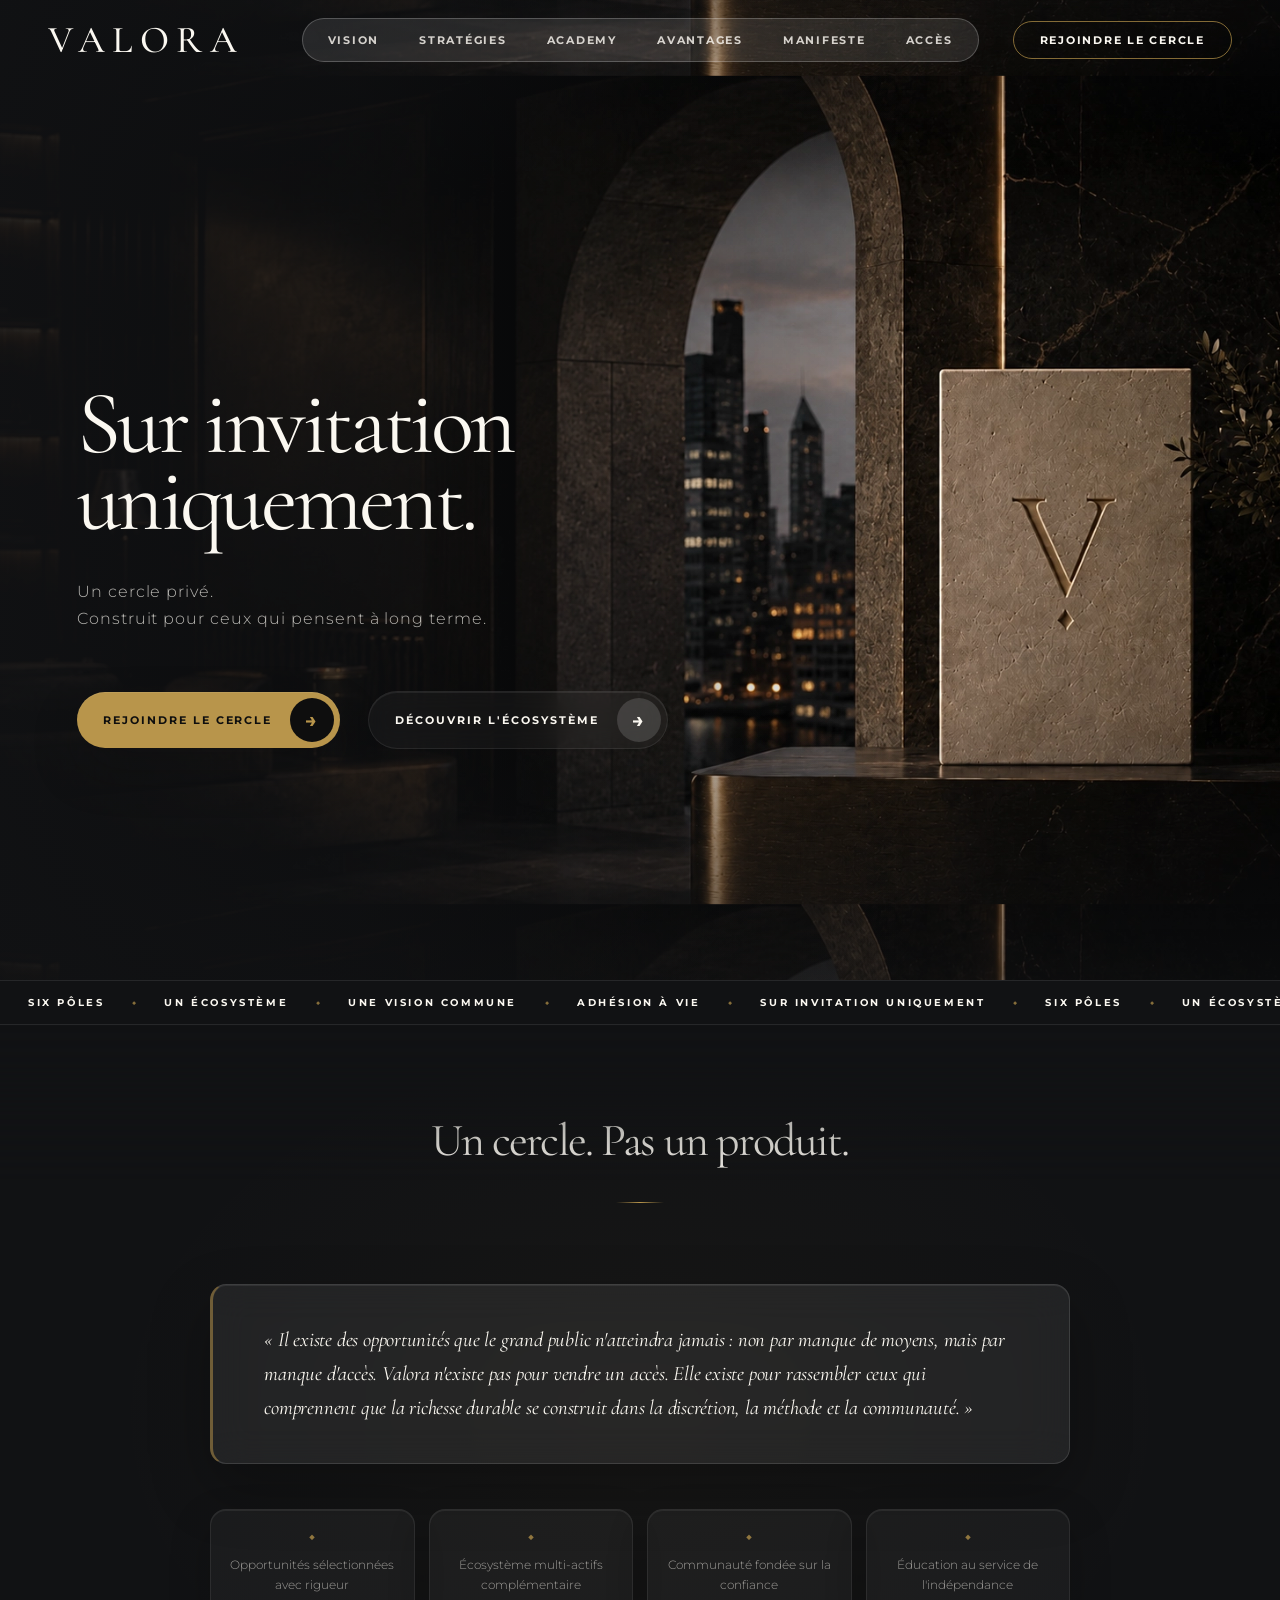
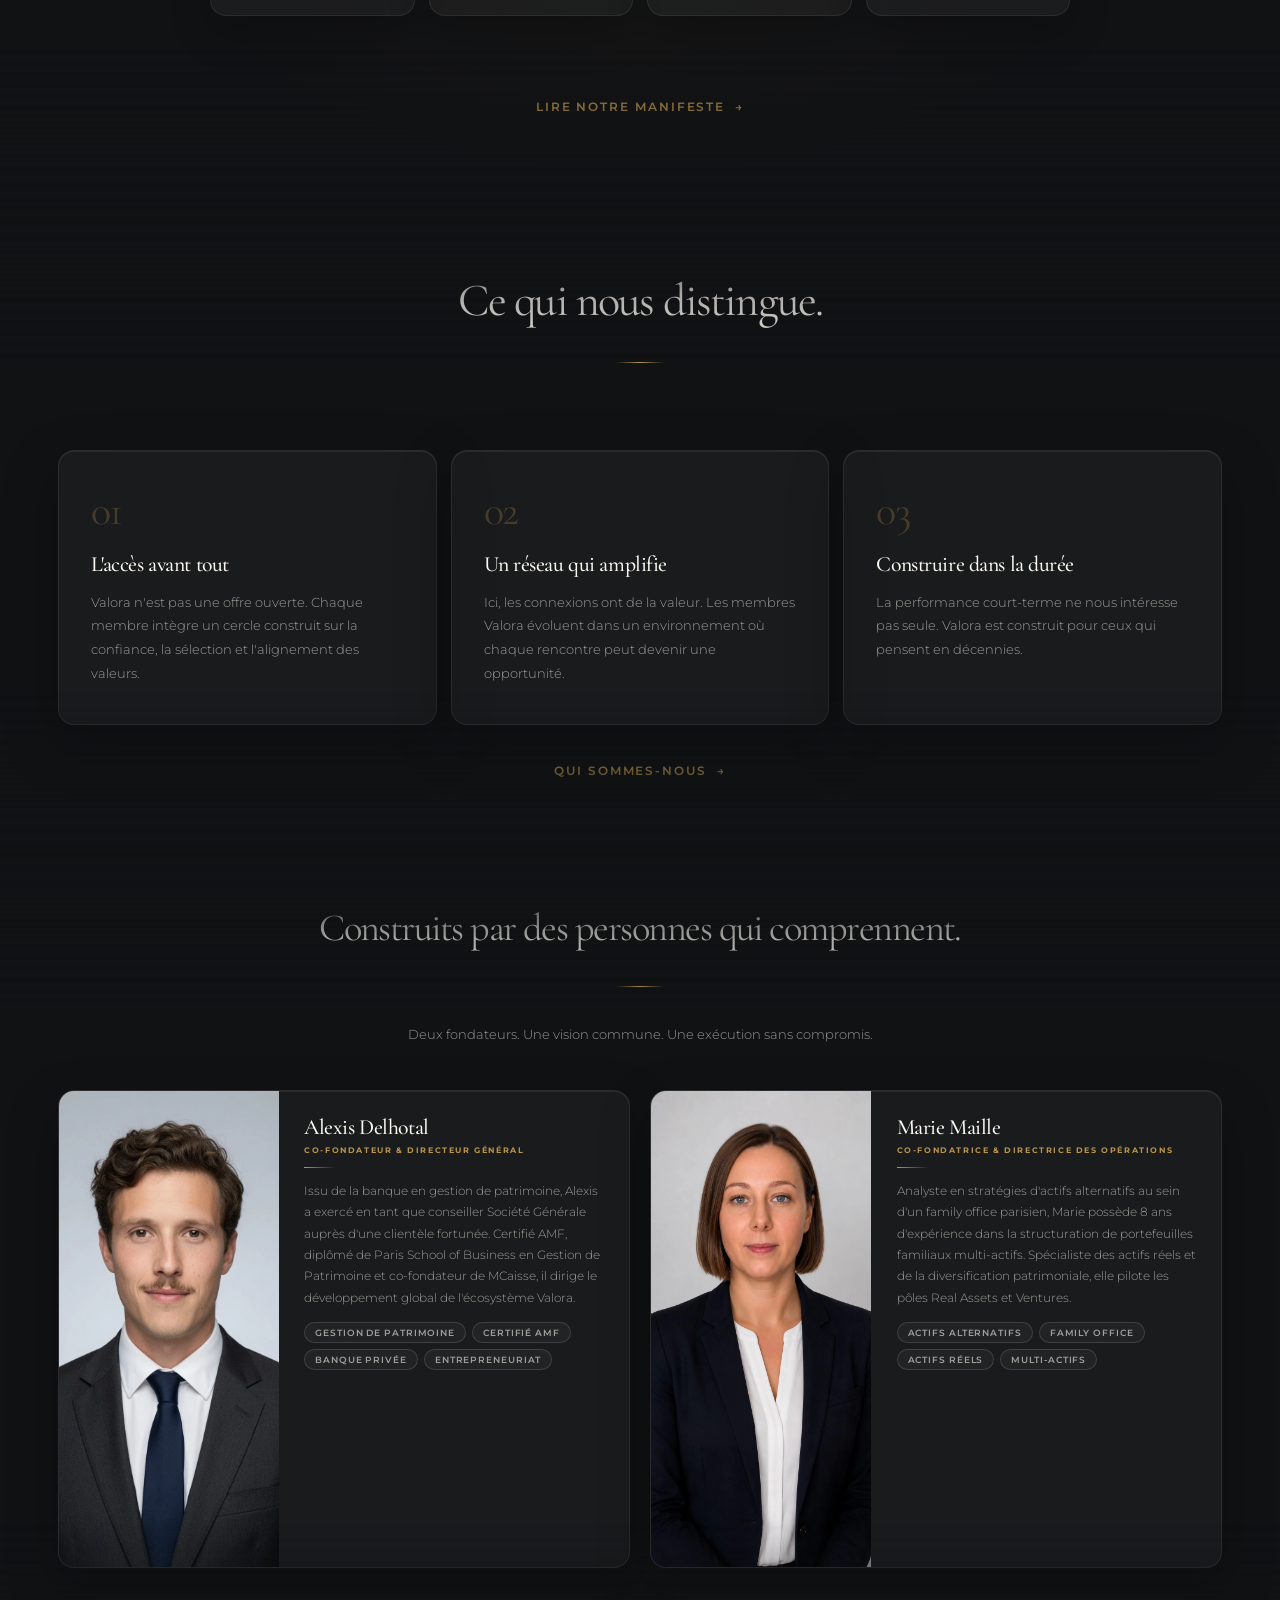
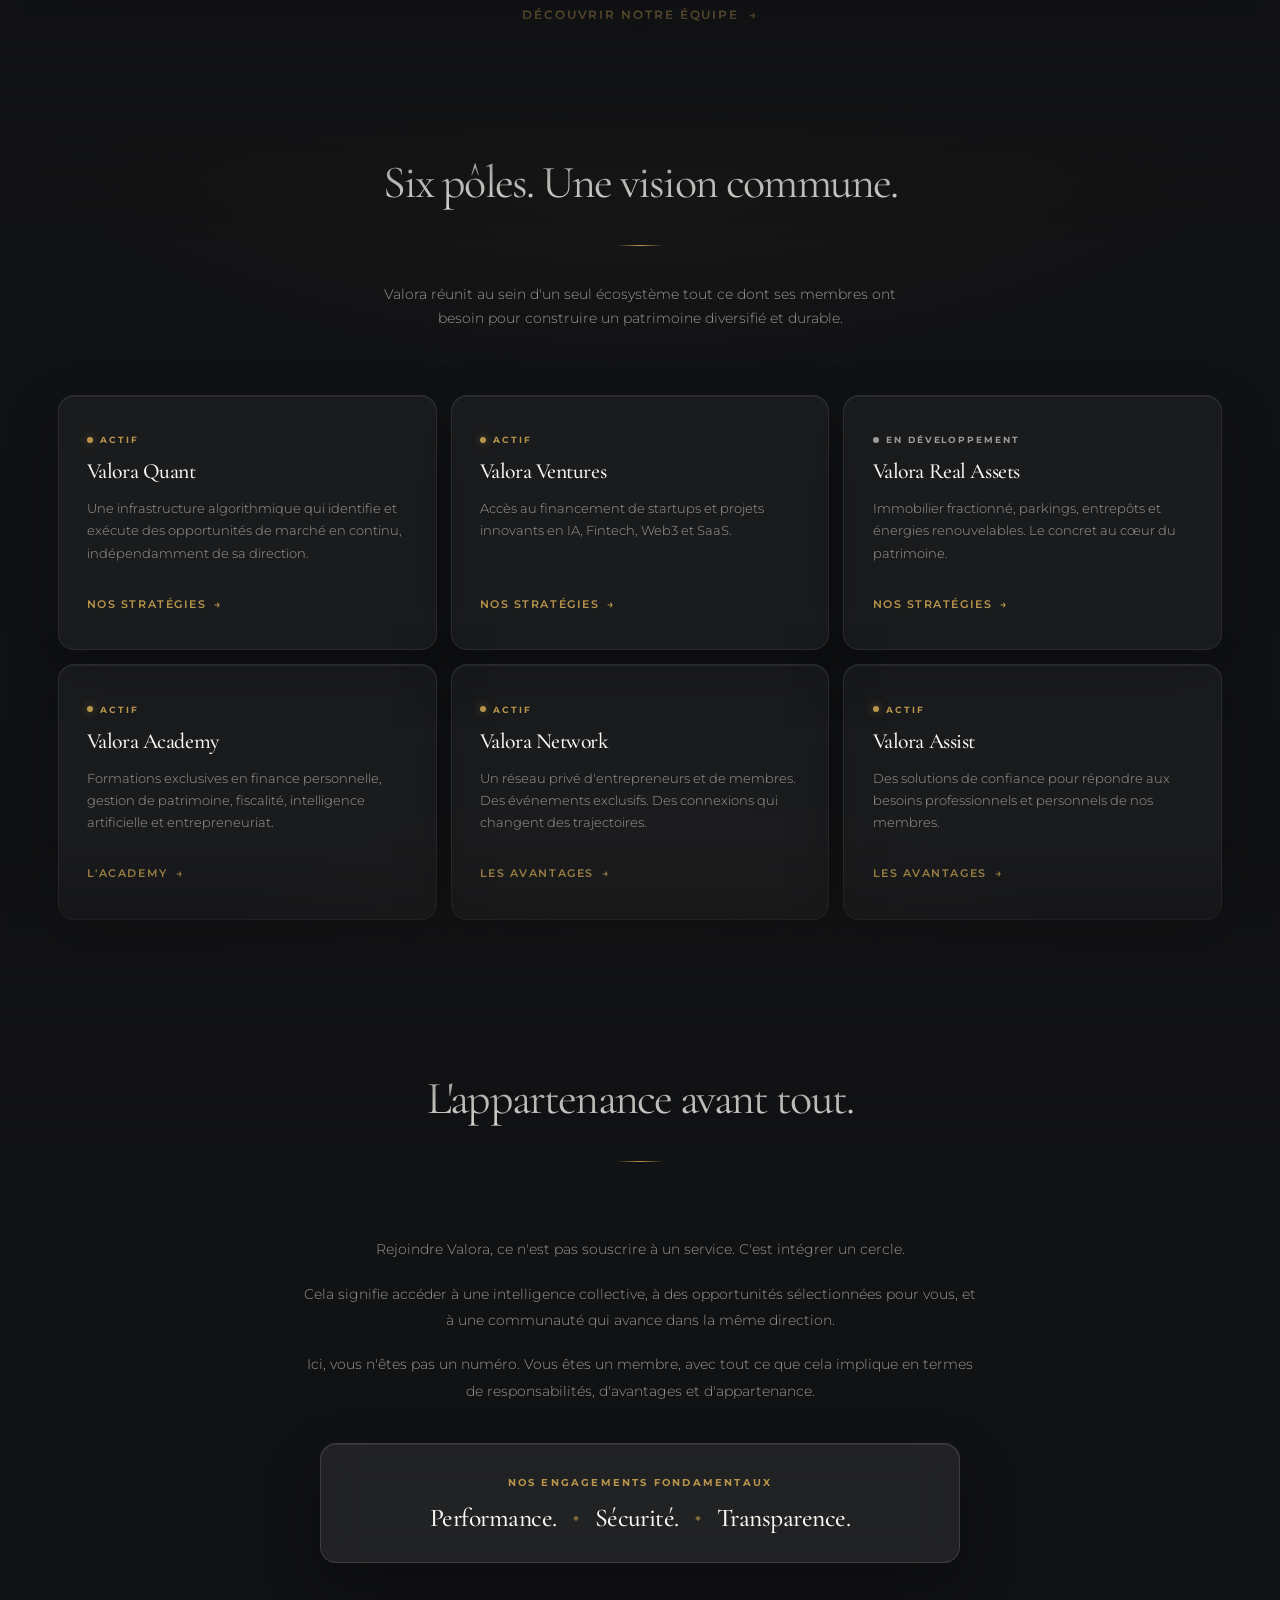
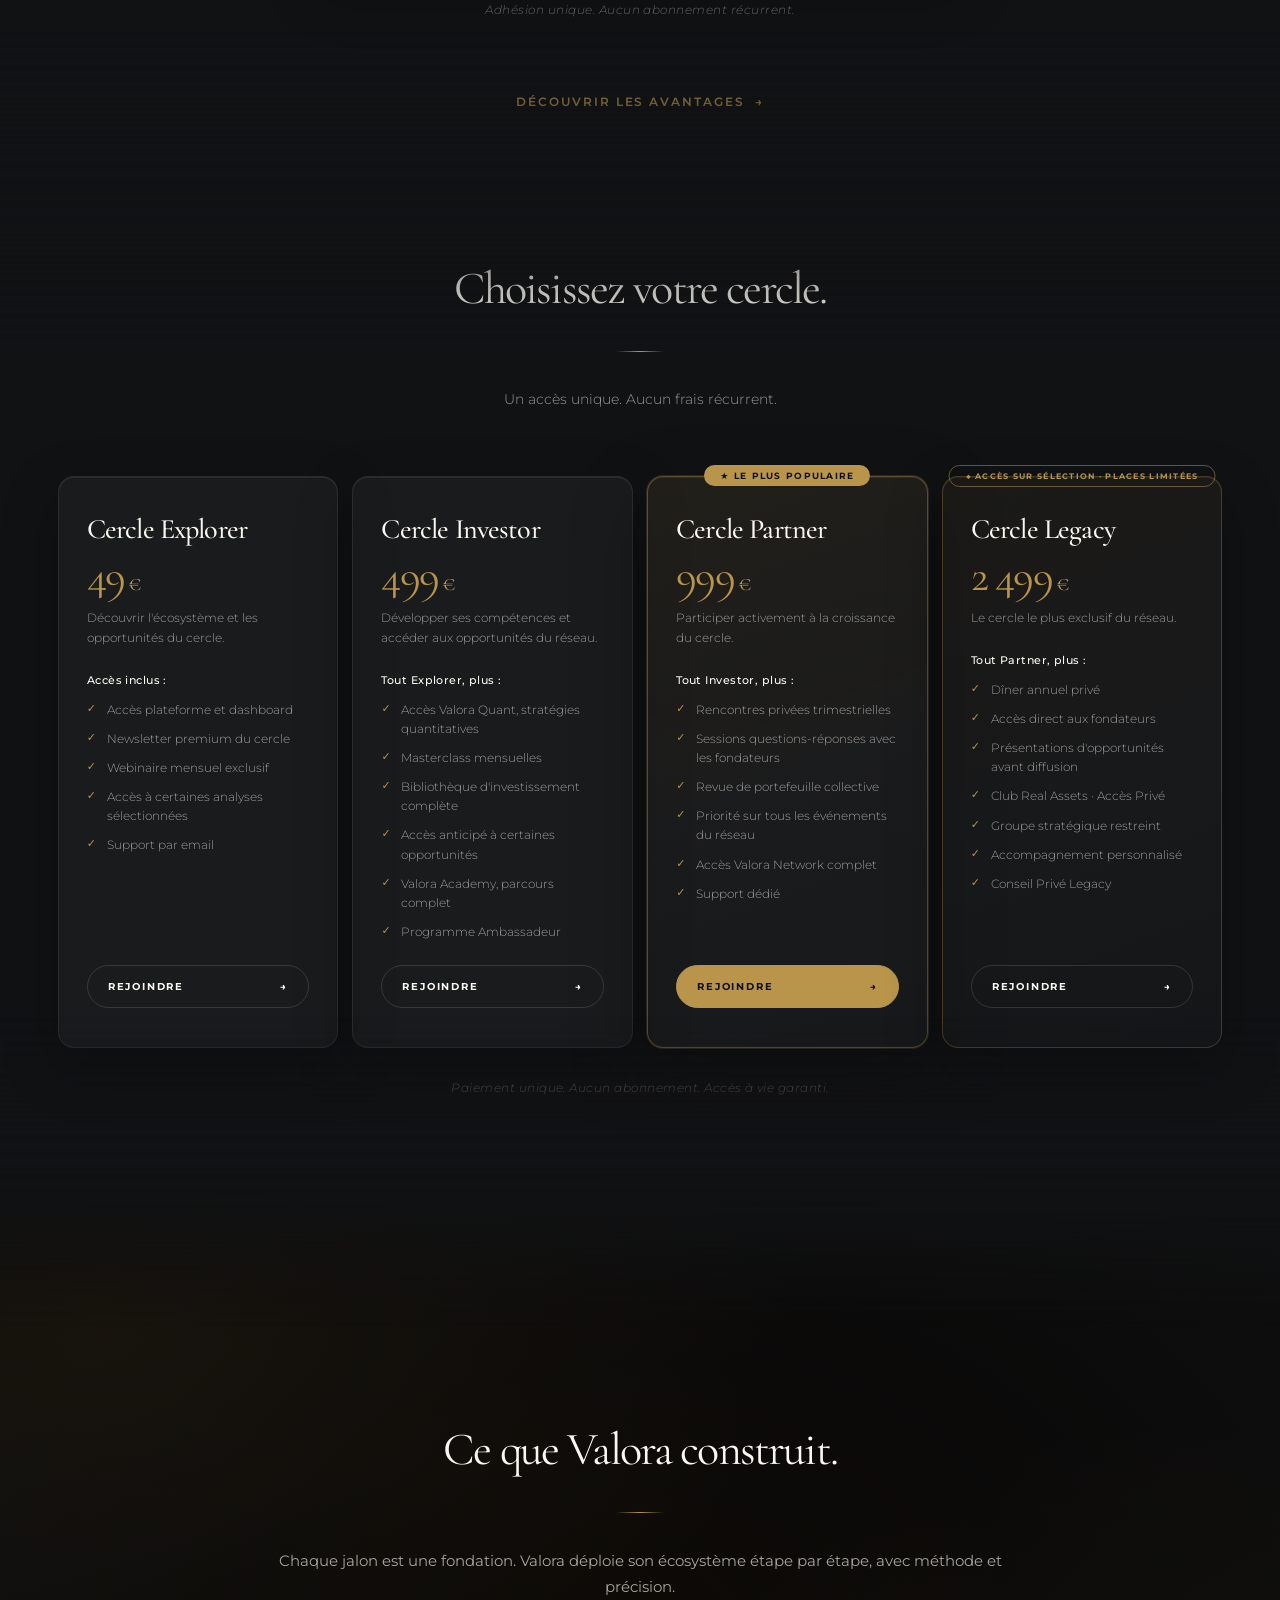
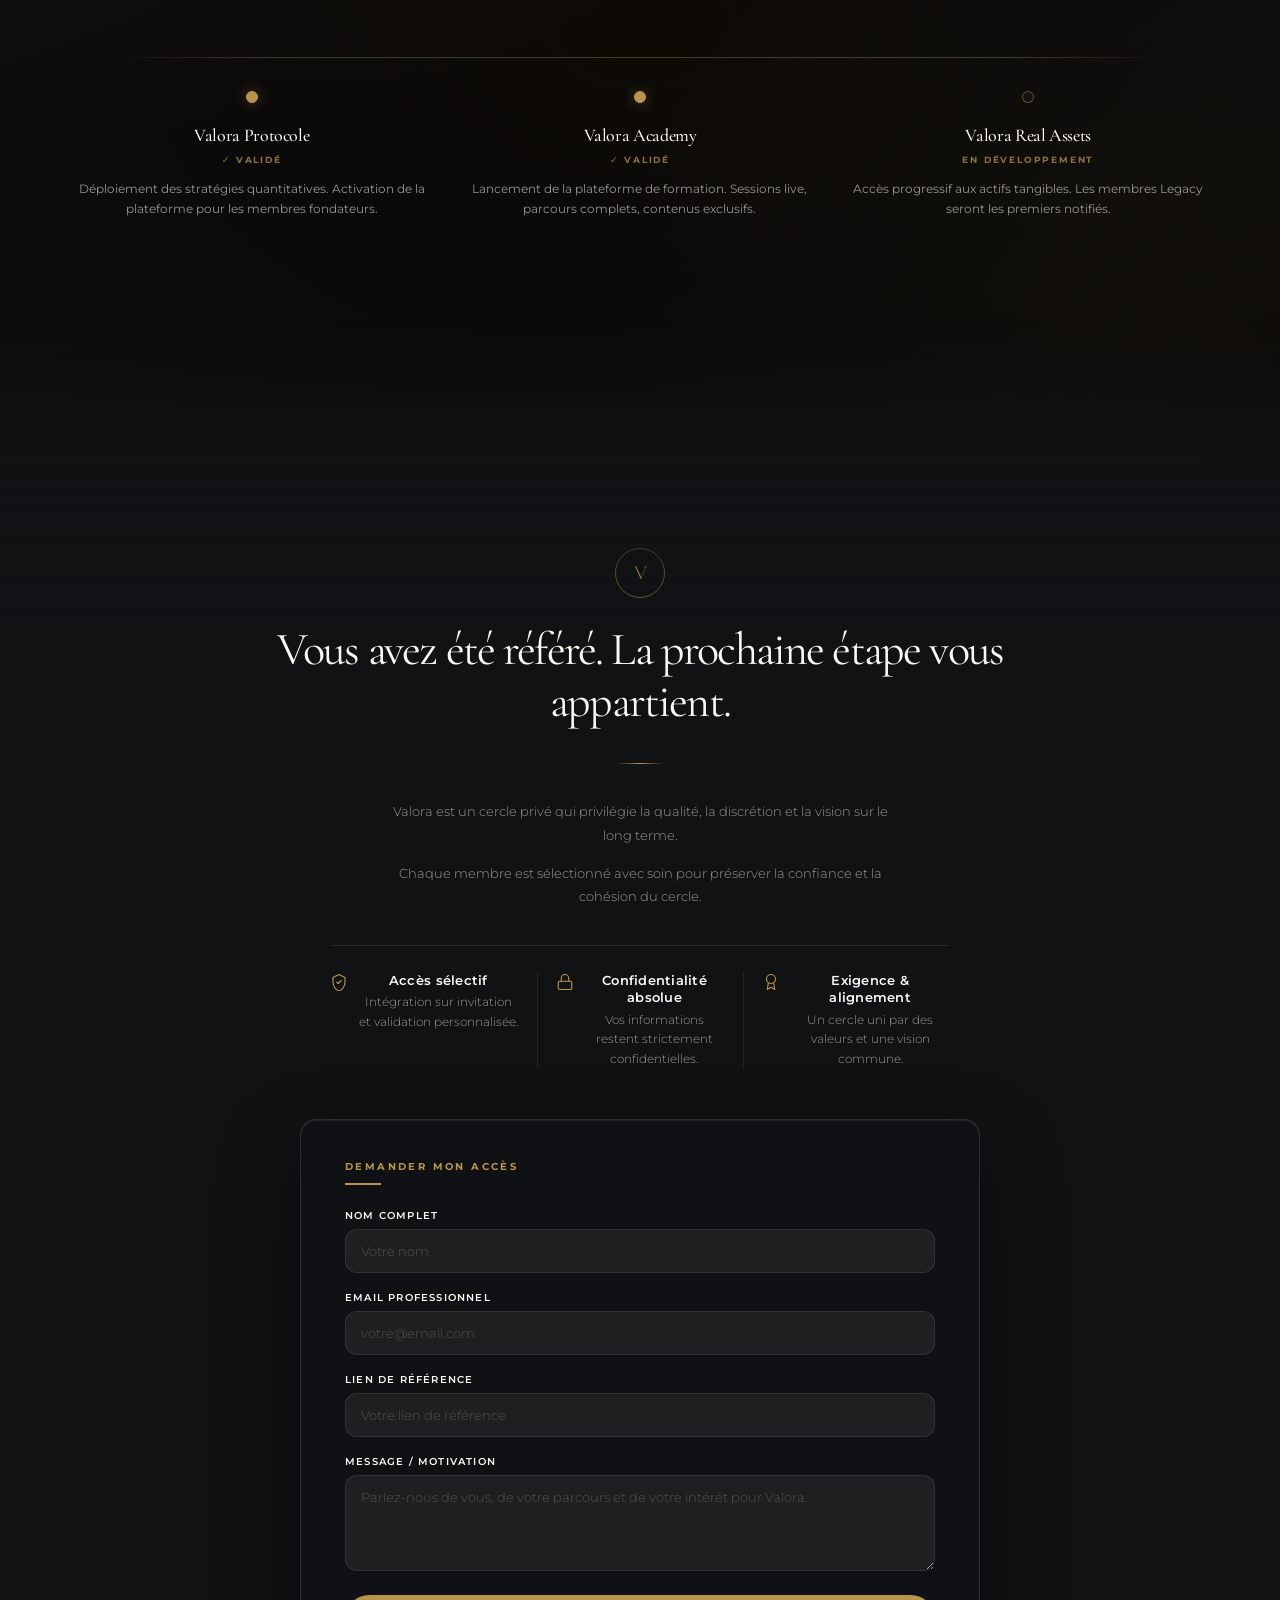
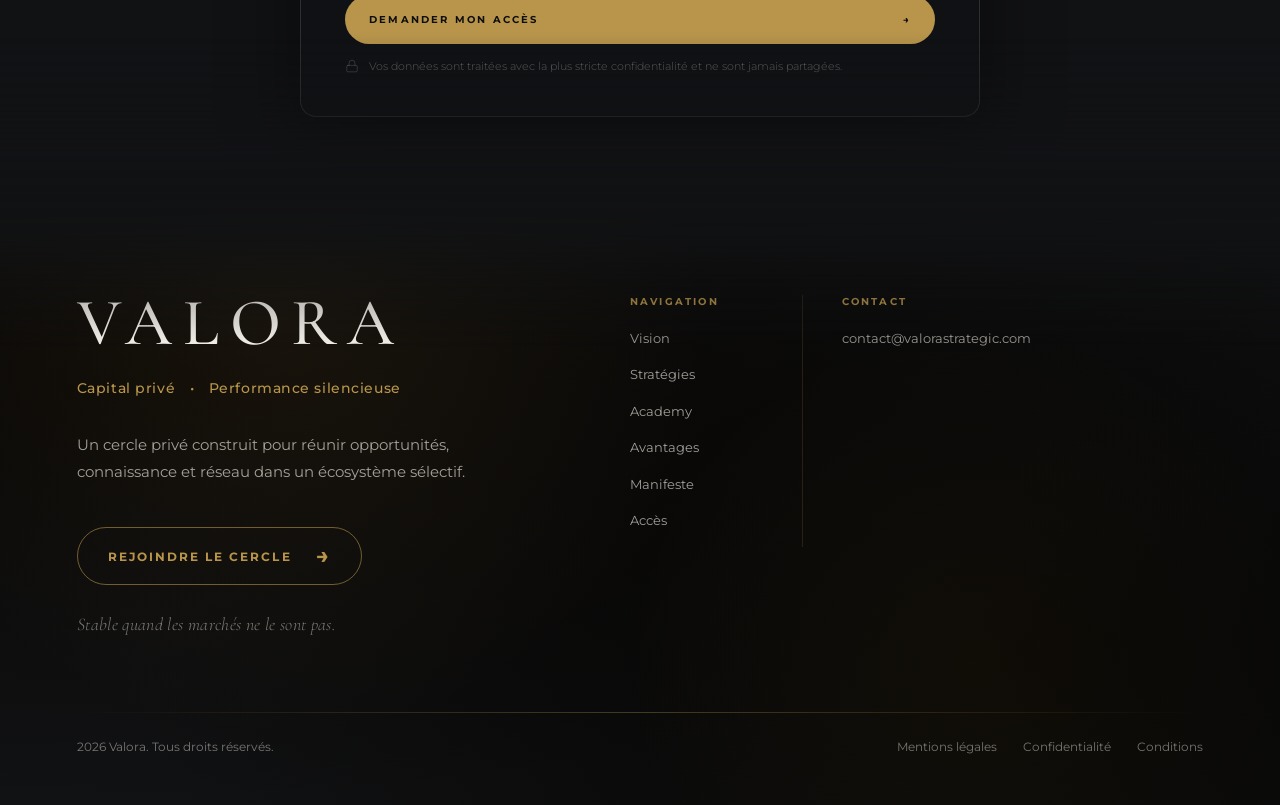
<file: index.html>
<!DOCTYPE html>
<html lang="fr">
<head>
  <meta charset="UTF-8" />
  <meta name="viewport" content="width=device-width, initial-scale=1.0" />
  <title>Valora · Cercle Privé · Sur invitation uniquement</title>
  <meta name="description" content="Valora est un cercle privé accessible sur invitation uniquement. Six pôles complémentaires : stratégies, opportunités, actifs réels, formation et réseau. Adhésion à vie." />
  <link rel="preconnect" href="https://fonts.googleapis.com" />
  <link rel="preconnect" href="https://fonts.gstatic.com" crossorigin />
  <link href="https://fonts.googleapis.com/css2?family=Cormorant+Garamond:ital,wght@0,300;0,400;0,500;0,600;1,300;1,400;1,500&family=Montserrat:wght@300;400;500;600;700&display=swap" rel="stylesheet" />
  <link rel="stylesheet" href="./valora.css" />

  <script type="application/ld+json">
  {
    "@context": "https://schema.org",
    "@type": "Organization",
    "name": "Valora",
    "description": "Cercle privé accessible sur invitation uniquement. Six pôles complémentaires : stratégies quantitatives, opportunités, actifs réels, formation et réseau privé. Adhésion à vie.",
    "url": "https://valorastrategic.com",
    "email": "contact@valorastrategic.com",
    "foundingDate": "2025",
    "knowsAbout": ["stratégies quantitatives", "actifs réels", "immobilier fractionné", "formation financière", "réseau privé", "patrimoine"],
    "founder": [
      {"@type": "Person", "name": "Alexis Delhotal", "jobTitle": "Co-Fondateur et Directeur Général", "description": "Ancien banquier patrimonial Société Générale, certifié AMF, diplômé Paris School of Business en Gestion de Patrimoine"},
      {"@type": "Person", "name": "Marie Maille", "jobTitle": "Co-Fondatrice et Directrice des Opérations", "description": "8 ans en family office parisien, spécialiste actifs réels et diversification patrimoniale"}
    ]
  }
  </script>

  <script type="application/ld+json">
  {
    "@context": "https://schema.org",
    "@type": "FAQPage",
    "mainEntity": [
      {
        "@type": "Question",
        "name": "Qu'est-ce que Valora ?",
        "acceptedAnswer": {"@type": "Answer", "text": "Valora est un cercle privé basé en France, accessible sur invitation uniquement. Il réunit six pôles complémentaires : Valora Quant (stratégies algorithmiques), Valora Ventures (projets innovants), Valora Real Assets (actifs tangibles), Valora Academy (formation), Valora Network (réseau privé) et Valora Assist (accompagnement). L'adhésion est unique, à vie, sans abonnement."}
      },
      {
        "@type": "Question",
        "name": "Comment rejoindre Valora ?",
        "acceptedAnswer": {"@type": "Answer", "text": "Valora est accessible sur invitation uniquement. Il faut disposer d'un lien de référence d'un membre actif, puis remplir le formulaire sur valorastrategic.com. L'équipe valide chaque candidature individuellement."}
      },
      {
        "@type": "Question",
        "name": "Qui sont les fondateurs de Valora ?",
        "acceptedAnswer": {"@type": "Answer", "text": "Valora a été fondé par Alexis Delhotal, ancien banquier patrimonial chez Société Générale, certifié AMF, diplômé de Paris School of Business en Gestion de Patrimoine, et Marie Maille, spécialiste des actifs réels avec 8 ans d'expérience en family office parisien."}
      },
      {
        "@type": "Question",
        "name": "Quels sont les niveaux d'adhésion à Valora ?",
        "acceptedAnswer": {"@type": "Answer", "text": "Quatre cercles à vie, sans abonnement : Cercle Explorer 49€, Cercle Investor 499€, Cercle Partner 999€, Cercle Legacy 2499€ (accès sur sélection, places limitées). Chaque niveau donne accès à un ensemble croissant de pôles de l'écosystème."}
      },
      {
        "@type": "Question",
        "name": "Qu'est-ce que Valora Quant ?",
        "acceptedAnswer": {"@type": "Answer", "text": "Valora Quant est le pôle de stratégies quantitatives algorithmiques de Valora. Les algorithmes fonctionnent en continu, indépendamment de la direction des marchés, via arbitrage, basis trading, frais de financement, incentives DeFi et marchés prédictifs."}
      }
    ]
  }
  </script>
</head>
<body>

  <!-- ============================================================
       01 · HERO
  ============================================================ -->
  <section class="valora-hero" id="accueil">
    <header class="valora-header">
      <div class="brand-left">
        <a href="#accueil" class="brand-logo">VALORA</a>
      </div>

      <nav class="main-nav" id="mainNav">
        <div class="nav-slider" id="navSlider"></div>
        <a href="./qui-sommes-nous.html">Vision</a>
        <a href="./strategies.html">Stratégies</a>
        <a href="./academy.html">Academy</a>
        <a href="./avantages.html">Avantages</a>
        <a href="./manifeste.html">Manifeste</a>
        <a href="./acces.html">Accès</a>
      </nav>

      <a href="./acces.html" class="nav-contact"><span>Rejoindre le cercle</span></a>

      <button class="nav-burger" id="navBurger" aria-label="Ouvrir le menu" aria-expanded="false" aria-controls="mobileMenu">
        <span></span>
        <span></span>
        <span></span>
      </button>
    </header>

    <!-- Menu mobile -->
    <div class="mobile-menu" id="mobileMenu" role="dialog" aria-modal="true" aria-label="Menu de navigation" hidden>
      <div class="mobile-menu-backdrop" data-close></div>
      <nav class="mobile-menu-panel" aria-label="Navigation mobile">
        <div class="mobile-menu-head">
          <span class="mobile-menu-brand">VALORA</span>
          <button class="mobile-menu-close" id="mobileMenuClose" aria-label="Fermer le menu">&times;</button>
        </div>
        <a href="./qui-sommes-nous.html" data-close>Vision</a>
        <a href="./strategies.html" data-close>Stratégies</a>
        <a href="./academy.html" data-close>Academy</a>
        <a href="./avantages.html" data-close>Avantages</a>
        <a href="./manifeste.html" data-close>Manifeste</a>
        <a href="./acces.html" data-close>Accès</a>
        <a href="./acces.html" class="mobile-menu-cta" data-close>Rejoindre le cercle <span>→</span></a>
      </nav>
    </div>

    <div class="hero-inner">
      <div class="hero-content">
        <h1>
          Sur invitation<br />
          uniquement.
        </h1>

        <p>
          Un cercle privé.<br />
          Construit pour ceux qui pensent à long terme.
        </p>

        <div class="hero-actions">
          <a href="./acces.html" class="btn-primary">
            Rejoindre le cercle
            <span>→</span>
          </a>

          <a href="#ecosysteme" class="btn-secondary">
            Découvrir l'écosystème
            <span>→</span>
          </a>
        </div>
      </div>
    </div>
  </section>

  <!-- ============================================================
       TICKER · Phrase défilante
  ============================================================ -->
  <div class="valora-ticker" aria-hidden="true">
    <div class="ticker-track">
      <span class="ticker-item">Six pôles</span>
      <span class="ticker-dot">◆</span>
      <span class="ticker-item">Un écosystème</span>
      <span class="ticker-dot">◆</span>
      <span class="ticker-item">Une vision commune</span>
      <span class="ticker-dot">◆</span>
      <span class="ticker-item">Adhésion à vie</span>
      <span class="ticker-dot">◆</span>
      <span class="ticker-item">Sur invitation uniquement</span>
      <span class="ticker-dot">◆</span>
      <span class="ticker-item">Six pôles</span>
      <span class="ticker-dot">◆</span>
      <span class="ticker-item">Un écosystème</span>
      <span class="ticker-dot">◆</span>
      <span class="ticker-item">Une vision commune</span>
      <span class="ticker-dot">◆</span>
      <span class="ticker-item">Adhésion à vie</span>
      <span class="ticker-dot">◆</span>
      <span class="ticker-item">Sur invitation uniquement</span>
      <span class="ticker-dot">◆</span>
    </div>
  </div>

  <!-- ============================================================
       02 · MANIFESTE (court)
  ============================================================ -->
  <section class="valora-vision" id="vision">
    <div class="vision-inner">

      <div class="vision-heading">
        <h2 class="reveal">Un cercle. Pas un produit.</h2>
        <div class="section-sep reveal" data-delay="60"></div>
      </div>

      <blockquote class="vision-quote reveal" data-delay="100">
        <p>« Il existe des opportunités que le grand public n'atteindra jamais : non par manque de moyens, mais par manque d'accès. Valora n'existe pas pour vendre un accès. Elle existe pour rassembler ceux qui comprennent que la richesse durable se construit dans la discrétion, la méthode et la communauté. »</p>
      </blockquote>

      <div class="vision-pillars reveal" data-delay="160">
        <div class="vision-pillar">
          <span class="vision-pillar-icon">◆</span>
          <p>Opportunités sélectionnées avec rigueur</p>
        </div>
        <div class="vision-pillar">
          <span class="vision-pillar-icon">◆</span>
          <p>Écosystème multi-actifs complémentaire</p>
        </div>
        <div class="vision-pillar">
          <span class="vision-pillar-icon">◆</span>
          <p>Communauté fondée sur la confiance</p>
        </div>
        <div class="vision-pillar">
          <span class="vision-pillar-icon">◆</span>
          <p>Éducation au service de l'indépendance</p>
        </div>
      </div>

      <div style="text-align:center;">
        <a href="./manifeste.html" class="section-link reveal" data-delay="220">Lire notre manifeste <span>→</span></a>
      </div>

    </div>
  </section>

  <!-- ============================================================
       03 · CE QUI NOUS DISTINGUE
  ============================================================ -->
  <section class="valora-principles" id="principes">
    <div class="principles-inner">

      <div class="principles-heading">
        <h2 class="reveal">Ce qui nous distingue.</h2>
        <div class="section-sep reveal" data-delay="60"></div>
      </div>

      <div class="principles-grid">

        <article class="principle-card reveal" data-delay="0">
          <div class="principle-num">01</div>
          <div class="principle-body">
            <h3>L'accès avant tout</h3>
            <p>Valora n'est pas une offre ouverte. Chaque membre intègre un cercle construit sur la confiance, la sélection et l'alignement des valeurs.</p>
          </div>
        </article>

        <article class="principle-card reveal" data-delay="100">
          <div class="principle-num">02</div>
          <div class="principle-body">
            <h3>Un réseau qui amplifie</h3>
            <p>Ici, les connexions ont de la valeur. Les membres Valora évoluent dans un environnement où chaque rencontre peut devenir une opportunité.</p>
          </div>
        </article>

        <article class="principle-card reveal" data-delay="200">
          <div class="principle-num">03</div>
          <div class="principle-body">
            <h3>Construire dans la durée</h3>
            <p>La performance court-terme ne nous intéresse pas seule. Valora est construit pour ceux qui pensent en décennies.</p>
          </div>
        </article>

      </div>

      <div style="text-align:center;">
        <a href="./qui-sommes-nous.html" class="section-link reveal" data-delay="260">Qui sommes-nous <span>→</span></a>
      </div>

    </div>
  </section>

  <!-- ============================================================
       04 · FONDATEURS (avant l'écosystème)
  ============================================================ -->
  <section class="valora-team" id="equipe">
    <div class="team-inner">

      <div class="team-heading">
        <h2 class="reveal">Construits par des personnes qui comprennent.</h2>
        <div class="section-sep reveal" data-delay="60"></div>
        <p class="reveal" data-delay="100">Deux fondateurs. Une vision commune. Une exécution sans compromis.</p>
      </div>

      <div class="team-grid">

        <article class="team-card reveal" data-delay="0">
          <div class="team-photo-wrap">
            <img src="./Alexis Delhotal.webp" alt="Alexis Delhotal, Co-fondateur &amp; Directeur Général" class="team-photo" loading="lazy" />
          </div>
          <div class="team-bio">
            <div class="team-meta">
              <h3>Alexis Delhotal</h3>
              <p class="team-title">CO-FONDATEUR &amp; DIRECTEUR GÉNÉRAL</p>
            </div>
            <div class="team-sep"></div>
            <p>Issu de la banque en gestion de patrimoine, Alexis a exercé en tant que conseiller Société Générale auprès d'une clientèle fortunée. Certifié AMF, diplômé de Paris School of Business en Gestion de Patrimoine et co-fondateur de MCaisse, il dirige le développement global de l'écosystème Valora.</p>
            <div class="team-tags">
              <span class="team-tag">Gestion de patrimoine</span>
              <span class="team-tag">Certifié AMF</span>
              <span class="team-tag">Banque privée</span>
              <span class="team-tag">Entrepreneuriat</span>
            </div>
          </div>
        </article>

        <article class="team-card reveal" data-delay="120">
          <div class="team-photo-wrap">
            <img src="./Marie Maille.webp" alt="Marie Maille, Co-fondatrice &amp; Directrice des Opérations" class="team-photo" loading="lazy" />
          </div>
          <div class="team-bio">
            <div class="team-meta">
              <h3>Marie Maille</h3>
              <p class="team-title">CO-FONDATRICE &amp; DIRECTRICE DES OPÉRATIONS</p>
            </div>
            <div class="team-sep"></div>
            <p>Analyste en stratégies d'actifs alternatifs au sein d'un family office parisien, Marie possède 8 ans d'expérience dans la structuration de portefeuilles familiaux multi-actifs. Spécialiste des actifs réels et de la diversification patrimoniale, elle pilote les pôles Real Assets et Ventures.</p>
            <div class="team-tags">
              <span class="team-tag">Actifs alternatifs</span>
              <span class="team-tag">Family office</span>
              <span class="team-tag">Actifs réels</span>
              <span class="team-tag">Multi-actifs</span>
            </div>
          </div>
        </article>

      </div>

      <div style="text-align:center;">
        <a href="./qui-sommes-nous.html" class="section-link reveal" data-delay="200">Découvrir notre équipe <span>→</span></a>
      </div>

    </div>
  </section>

  <!-- ============================================================
       05 · L'ÉCOSYSTÈME · 6 PÔLES
  ============================================================ -->
  <div class="s-bridge s-bridge--light" aria-hidden="true"></div>
  <section class="valora-ecosystem-pillars" id="ecosysteme">
    <div class="ep-inner">

      <div class="ep-heading">
        <h2 class="reveal">Six pôles. Une vision commune.</h2>
        <div class="section-sep reveal" data-delay="60"></div>
        <p class="reveal" data-delay="100">Valora réunit au sein d'un seul écosystème tout ce dont ses membres ont besoin pour construire un patrimoine diversifié et durable.</p>
      </div>

      <div class="ep-grid">

        <article class="ep-card reveal" data-delay="0">
          <div class="ep-card-status">Actif</div>
          <h3>Valora Quant</h3>
          <p>Une infrastructure algorithmique qui identifie et exécute des opportunités de marché en continu, indépendamment de sa direction.</p>
          <a href="./strategies.html" class="ep-card-link">Nos stratégies <span>→</span></a>
        </article>

        <article class="ep-card reveal" data-delay="80">
          <div class="ep-card-status">Actif</div>
          <h3>Valora Ventures</h3>
          <p>Accès au financement de startups et projets innovants en IA, Fintech, Web3 et SaaS.</p>
          <a href="./strategies.html" class="ep-card-link">Nos stratégies <span>→</span></a>
        </article>

        <article class="ep-card reveal" data-delay="160">
          <div class="ep-card-status ep-card-status--dev">En développement</div>
          <h3>Valora Real Assets</h3>
          <p>Immobilier fractionné, parkings, entrepôts et énergies renouvelables. Le concret au cœur du patrimoine.</p>
          <a href="./strategies.html" class="ep-card-link">Nos stratégies <span>→</span></a>
        </article>

        <article class="ep-card reveal" data-delay="240">
          <div class="ep-card-status">Actif</div>
          <h3>Valora Academy</h3>
          <p>Formations exclusives en finance personnelle, gestion de patrimoine, fiscalité, intelligence artificielle et entrepreneuriat.</p>
          <a href="./academy.html" class="ep-card-link">L'Academy <span>→</span></a>
        </article>

        <article class="ep-card reveal" data-delay="320">
          <div class="ep-card-status">Actif</div>
          <h3>Valora Network</h3>
          <p>Un réseau privé d'entrepreneurs et de membres. Des événements exclusifs. Des connexions qui changent des trajectoires.</p>
          <a href="./avantages.html" class="ep-card-link">Les avantages <span>→</span></a>
        </article>

        <article class="ep-card reveal" data-delay="400">
          <div class="ep-card-status">Actif</div>
          <h3>Valora Assist</h3>
          <p>Des solutions de confiance pour répondre aux besoins professionnels et personnels de nos membres.</p>
          <a href="./avantages.html" class="ep-card-link">Les avantages <span>→</span></a>
        </article>

      </div>
    </div>
  </section>

  <!-- ============================================================
       06 · L'APPARTENANCE
  ============================================================ -->
  <section class="valora-belonging" id="appartenir">
    <div class="belonging-inner">

      <div class="belonging-heading">
        <h2 class="reveal">L'appartenance avant tout.</h2>
        <div class="section-sep reveal" data-delay="60"></div>
      </div>

      <div class="belonging-content reveal" data-delay="100">
        <p>Rejoindre Valora, ce n'est pas souscrire à un service. C'est intégrer un cercle.</p>
        <p>Cela signifie accéder à une intelligence collective, à des opportunités sélectionnées pour vous, et à une communauté qui avance dans la même direction.</p>
        <p>Ici, vous n'êtes pas un numéro. Vous êtes un membre, avec tout ce que cela implique en termes de responsabilités, d'avantages et d'appartenance.</p>
      </div>

      <div class="belonging-callout reveal" data-delay="180">
        <p class="belonging-callout-label">Nos engagements fondamentaux</p>
        <div class="belonging-callout-values">
          <span>Performance.</span>
          <span class="belonging-dot">◆</span>
          <span>Sécurité.</span>
          <span class="belonging-dot">◆</span>
          <span>Transparence.</span>
        </div>
      </div>

      <p class="belonging-footnote reveal" data-delay="240">Adhésion unique. Aucun abonnement récurrent.</p>

      <div style="text-align:center;">
        <a href="./avantages.html" class="section-link reveal" data-delay="300">Découvrir les avantages <span>→</span></a>
      </div>

    </div>
  </section>

  <!-- ============================================================
       07 · LES PASSES (ADHÉSION À VIE)
  ============================================================ -->
  <section class="valora-pricing" id="adhesion">
    <div class="pricing-inner">

      <div class="pricing-heading">
        <h2 class="reveal">Choisissez votre cercle.</h2>
        <div class="section-sep reveal" data-delay="60"></div>
        <p class="reveal" data-delay="100">Un accès unique. Aucun frais récurrent.</p>
      </div>

      <div class="pricing-grid">

        <article class="pricing-card reveal" data-delay="0">
          <div class="pricing-card-head">
            <h3>Cercle Explorer</h3>
            <div class="pricing-price">
              <span class="pricing-amount">49</span><span class="pricing-currency">€</span>
            </div>
            <p class="pricing-desc">Découvrir l'écosystème et les opportunités du cercle.</p>
          </div>
          <ul class="pricing-features">
            <li class="pricing-feature-header">Accès inclus :</li>
            <li>Accès plateforme et dashboard</li>
            <li>Newsletter premium du cercle</li>
            <li>Webinaire mensuel exclusif</li>
            <li>Accès à certaines analyses sélectionnées</li>
            <li>Support par email</li>
          </ul>
          <a href="./acces.html" class="pricing-cta">Rejoindre <span>→</span></a>
        </article>

        <article class="pricing-card reveal" data-delay="80">
          <div class="pricing-card-head">
            <h3>Cercle Investor</h3>
            <div class="pricing-price">
              <span class="pricing-amount">499</span><span class="pricing-currency">€</span>
            </div>
            <p class="pricing-desc">Développer ses compétences et accéder aux opportunités du réseau.</p>
          </div>
          <ul class="pricing-features">
            <li class="pricing-feature-header">Tout Explorer, plus :</li>
            <li>Accès Valora Quant, stratégies quantitatives</li>
            <li>Masterclass mensuelles</li>
            <li>Bibliothèque d'investissement complète</li>
            <li>Accès anticipé à certaines opportunités</li>
            <li>Valora Academy, parcours complet</li>
            <li>Programme Ambassadeur</li>
          </ul>
          <a href="./acces.html" class="pricing-cta">Rejoindre <span>→</span></a>
        </article>

        <article class="pricing-card pricing-card--featured reveal" data-delay="160">
          <div class="pricing-badge">★ Le plus populaire</div>
          <div class="pricing-card-head">
            <h3>Cercle Partner</h3>
            <div class="pricing-price">
              <span class="pricing-amount">999</span><span class="pricing-currency">€</span>
            </div>
            <p class="pricing-desc">Participer activement à la croissance du cercle.</p>
          </div>
          <ul class="pricing-features">
            <li class="pricing-feature-header">Tout Investor, plus :</li>
            <li>Rencontres privées trimestrielles</li>
            <li>Sessions questions-réponses avec les fondateurs</li>
            <li>Revue de portefeuille collective</li>
            <li>Priorité sur tous les événements du réseau</li>
            <li>Accès Valora Network complet</li>
            <li>Support dédié</li>
          </ul>
          <a href="./acces.html" class="pricing-cta pricing-cta--gold">Rejoindre <span>→</span></a>
        </article>

        <article class="pricing-card pricing-card--legacy reveal" data-delay="240">
          <div class="pricing-badge pricing-badge--legacy">◆ Accès sur sélection · Places limitées</div>
          <div class="pricing-card-head">
            <h3>Cercle Legacy</h3>
            <div class="pricing-price">
              <span class="pricing-amount">2 499</span><span class="pricing-currency">€</span>
            </div>
            <p class="pricing-desc">Le cercle le plus exclusif du réseau.</p>
          </div>
          <ul class="pricing-features">
            <li class="pricing-feature-header">Tout Partner, plus :</li>
            <li>Dîner annuel privé</li>
            <li>Accès direct aux fondateurs</li>
            <li>Présentations d'opportunités avant diffusion</li>
            <li>Club Real Assets · Accès Privé</li>
            <li>Groupe stratégique restreint</li>
            <li>Accompagnement personnalisé</li>
            <li>Conseil Privé Legacy</li>
          </ul>
          <a href="./acces.html" class="pricing-cta">Rejoindre <span>→</span></a>
        </article>

      </div>

      <p class="pricing-footnote reveal" data-delay="300">Paiement unique. Aucun abonnement. Accès à vie garanti.</p>

    </div>
  </section>

  <!-- ============================================================
       08 · FEUILLE DE ROUTE (3 jalons)
  ============================================================ -->
  <div class="s-bridge s-bridge--dark" aria-hidden="true"></div>
  <section class="valora-roadmap" id="roadmap">
    <div class="roadmap-inner">
      <div class="roadmap-heading">
        <div>
          <h2 class="reveal">
            Ce que Valora construit.
          </h2>
        </div>

        <div class="section-sep reveal" data-delay="60"></div>

        <p class="reveal" data-delay="80">
          Chaque jalon est une fondation. Valora déploie son écosystème
          étape par étape, avec méthode et précision.
        </p>
      </div>

      <div class="roadmap-dot-line">
        <div class="rdl-track"></div>

        <div class="rdl-item done reveal" data-delay="0">
          <div class="rdl-dot"></div>
          <span class="rdl-name">Valora Protocole</span>
          <span class="rdl-status">✓ Validé</span>
          <p class="rdl-desc">Déploiement des stratégies quantitatives. Activation de la plateforme pour les membres fondateurs.</p>
        </div>

        <div class="rdl-item done reveal" data-delay="160">
          <div class="rdl-dot"></div>
          <span class="rdl-name">Valora Academy</span>
          <span class="rdl-status">✓ Validé</span>
          <p class="rdl-desc">Lancement de la plateforme de formation. Sessions live, parcours complets, contenus exclusifs.</p>
        </div>

        <div class="rdl-item reveal" data-delay="320">
          <div class="rdl-dot"></div>
          <span class="rdl-name">Valora Real Assets</span>
          <span class="rdl-status">En développement</span>
          <p class="rdl-desc">Accès progressif aux actifs tangibles. Les membres Legacy seront les premiers notifiés.</p>
        </div>
      </div>
    </div>
  </section>

  <!-- ============================================================
       09 · FORMULAIRE D'ACCÈS
  ============================================================ -->
  <div class="s-bridge s-bridge--light" aria-hidden="true"></div>
  <section class="valora-access" id="contact">
    <div class="access-inner">
      <div class="access-grid">

        <!-- Left: content -->
        <div class="access-content">
          <div class="access-monogram-badge">V</div>

          <h2 class="reveal" data-delay="60">Vous avez été référé. La prochaine étape vous appartient.</h2>
          <div class="access-line"></div>

          <div class="access-content-text reveal" data-delay="120">
            <p>Valora est un cercle privé qui privilégie la qualité, la discrétion et la vision sur le long terme.</p>
            <p>Chaque membre est sélectionné avec soin pour préserver la confiance et la cohésion du cercle.</p>
          </div>

          <div class="access-trust reveal" data-delay="200">
            <div class="access-trust-item">
              <svg class="access-trust-icon" width="18" height="18" viewBox="0 0 24 24" fill="none" stroke="currentColor" stroke-width="1.5" stroke-linecap="round" stroke-linejoin="round">
                <path d="M12 2L4 6v6c0 5.55 3.84 10.74 8 12 4.16-1.26 8-6.45 8-12V6L12 2z"/>
                <polyline points="9 12 11 14 15 10"/>
              </svg>
              <div class="access-trust-label">
                <strong>Accès sélectif</strong>
                <span>Intégration sur invitation et validation personnalisée.</span>
              </div>
            </div>

            <div class="access-trust-item">
              <svg class="access-trust-icon" width="18" height="18" viewBox="0 0 24 24" fill="none" stroke="currentColor" stroke-width="1.5" stroke-linecap="round" stroke-linejoin="round">
                <rect x="3" y="11" width="18" height="11" rx="2"/>
                <path d="M7 11V7a5 5 0 0 1 10 0v4"/>
              </svg>
              <div class="access-trust-label">
                <strong>Confidentialité absolue</strong>
                <span>Vos informations restent strictement confidentielles.</span>
              </div>
            </div>

            <div class="access-trust-item">
              <svg class="access-trust-icon" width="18" height="18" viewBox="0 0 24 24" fill="none" stroke="currentColor" stroke-width="1.5" stroke-linecap="round" stroke-linejoin="round">
                <circle cx="12" cy="8" r="6"/>
                <path d="M15.477 12.89L17 22l-5-3-5 3 1.523-9.11"/>
              </svg>
              <div class="access-trust-label">
                <strong>Exigence &amp; alignement</strong>
                <span>Un cercle uni par des valeurs et une vision commune.</span>
              </div>
            </div>
          </div>
        </div>

        <!-- Right: form card -->
        <div class="access-form-card reveal" data-delay="80">
          <p class="form-kicker">Demander mon accès</p>
          <div class="form-kicker-sep"></div>

          <form class="access-form" action="mailto:contact@valorastrategic.com" method="post" enctype="text/plain">
            <div class="form-field">
              <label for="access-name">Nom complet</label>
              <input type="text" id="access-name" name="name" placeholder="Votre nom" autocomplete="name"/>
            </div>

            <div class="form-field">
              <label for="access-email">Email professionnel</label>
              <input type="email" id="access-email" name="email" placeholder="votre@email.com" autocomplete="email"/>
            </div>

            <div class="form-field">
              <label for="access-ref">Lien de référence</label>
              <input type="text" id="access-ref" name="ref" placeholder="Votre lien de référence"/>
            </div>

            <div class="form-field">
              <label for="access-motivation">Message / Motivation</label>
              <textarea id="access-motivation" name="motivation" placeholder="Parlez-nous de vous, de votre parcours et de votre intérêt pour Valora."></textarea>
            </div>

            <button type="submit" class="form-submit">
              <span>Demander mon accès</span>
              <span>→</span>
            </button>
          </form>

          <div class="form-privacy">
            <svg width="14" height="14" viewBox="0 0 24 24" fill="none" stroke="currentColor" stroke-width="1.5" stroke-linecap="round" stroke-linejoin="round">
              <rect x="3" y="11" width="18" height="11" rx="2"/>
              <path d="M7 11V7a5 5 0 0 1 10 0v4"/>
            </svg>
            <span>Vos données sont traitées avec la plus stricte confidentialité et ne sont jamais partagées.</span>
          </div>
        </div>

      </div>
    </div>
  </section>

  <!-- 10 · FOOTER -->
  <div class="s-bridge s-bridge--dark" aria-hidden="true"></div>
  <footer class="valora-footer" id="footer">
    <div class="footer-inner">
      <div class="footer-main">
        <div class="footer-brand">
          <a href="#accueil" class="footer-logo">VALORA</a>

          <p class="footer-signature">
            Capital privé <span>•</span> Performance silencieuse
          </p>

          <p class="footer-text">
            Un cercle privé construit pour réunir opportunités, connaissance
            et réseau dans un écosystème sélectif.
          </p>

          <a href="./acces.html" class="footer-cta">
            Rejoindre le cercle
            <span>→</span>
          </a>

          <p class="footer-tagline">Stable quand les marchés ne le sont pas.</p>
        </div>

        <div class="footer-columns">
          <div class="footer-col">
            <h3>Navigation</h3>
            <a href="./qui-sommes-nous.html">Vision</a>
            <a href="./strategies.html">Stratégies</a>
            <a href="./academy.html">Academy</a>
            <a href="./avantages.html">Avantages</a>
            <a href="./manifeste.html">Manifeste</a>
            <a href="./acces.html">Accès</a>
          </div>

          <div class="footer-col">
            <h3>Contact</h3>
            <a href="mailto:contact@valorastrategic.com">contact@valorastrategic.com</a>
          </div>
        </div>
      </div>

      <div class="footer-divider"></div>

      <div class="footer-bottom">
        <p>2026 Valora. Tous droits réservés.</p>

        <div class="footer-legal">
          <a href="#">Mentions légales</a>
          <a href="#">Confidentialité</a>
          <a href="#">Conditions</a>
        </div>
      </div>
    </div>
  </footer>

  <script src="./valora.js" defer></script>

</body>
</html>
</file>
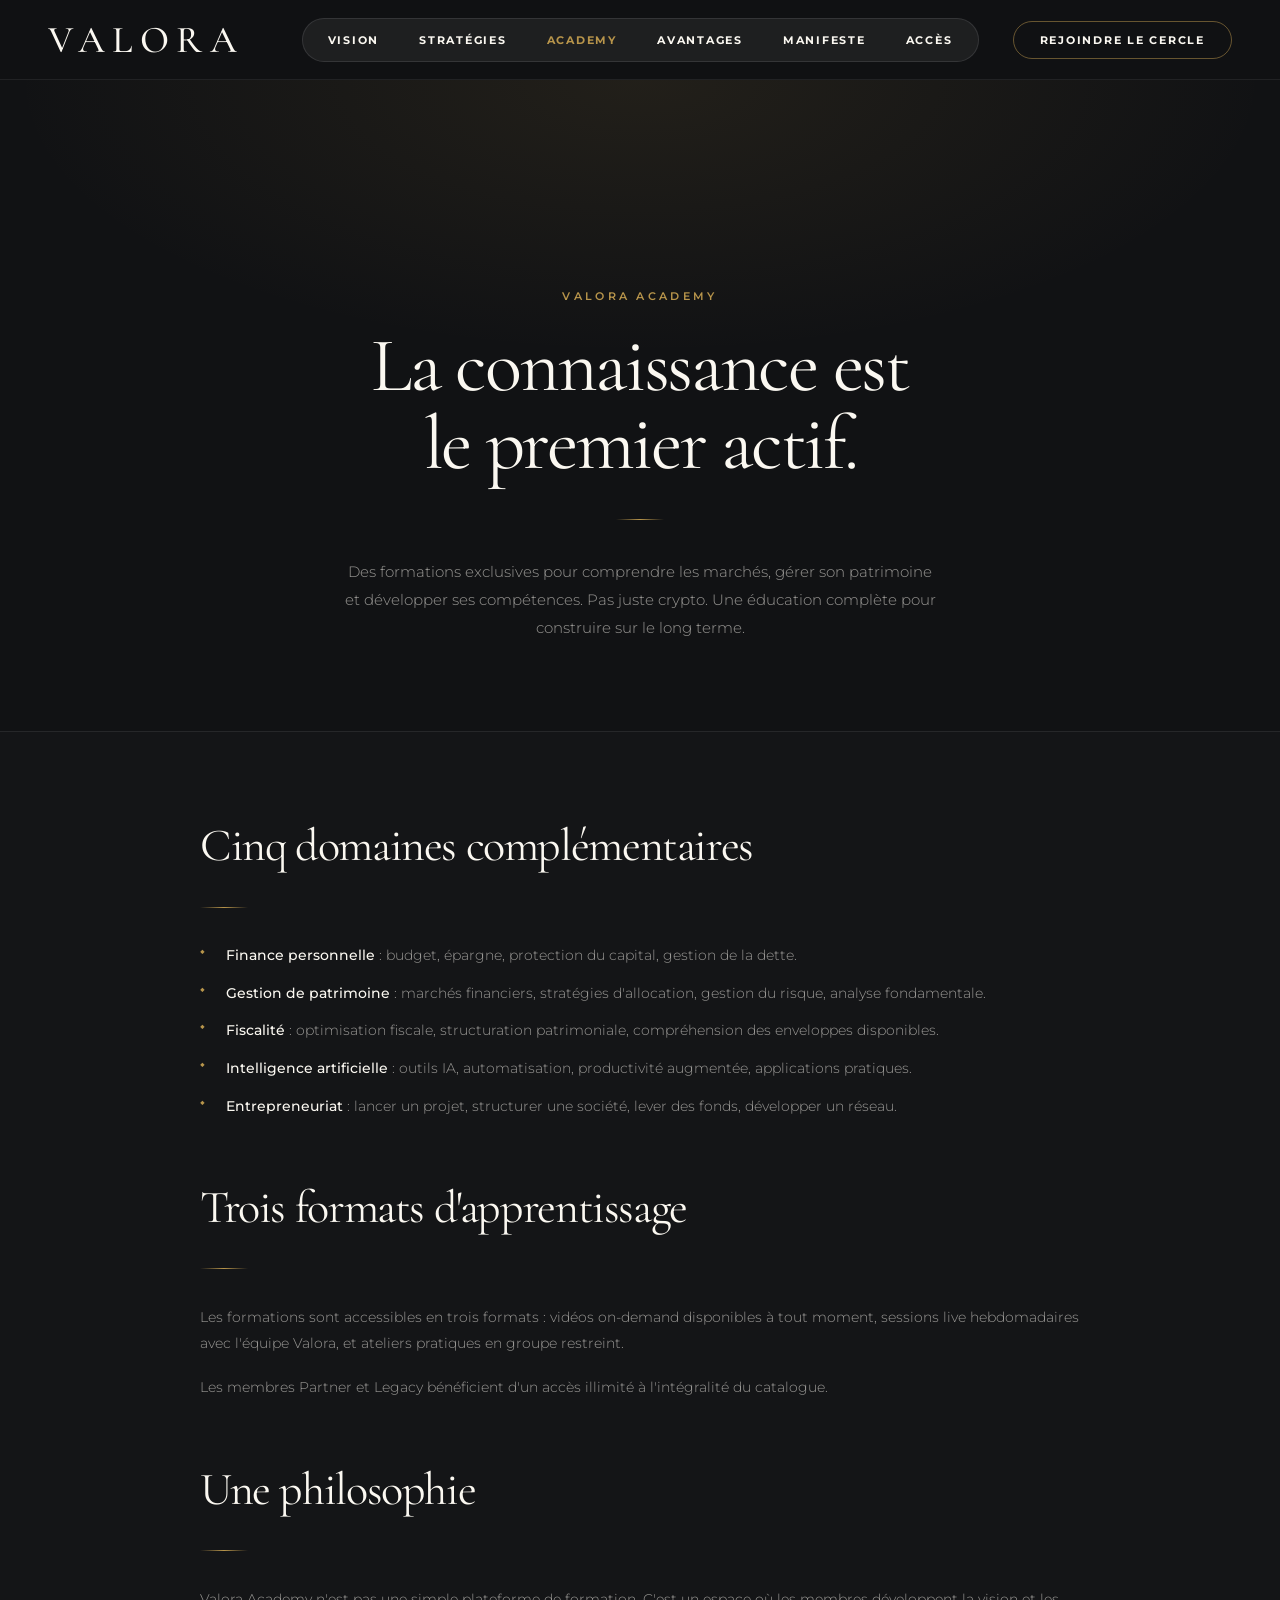
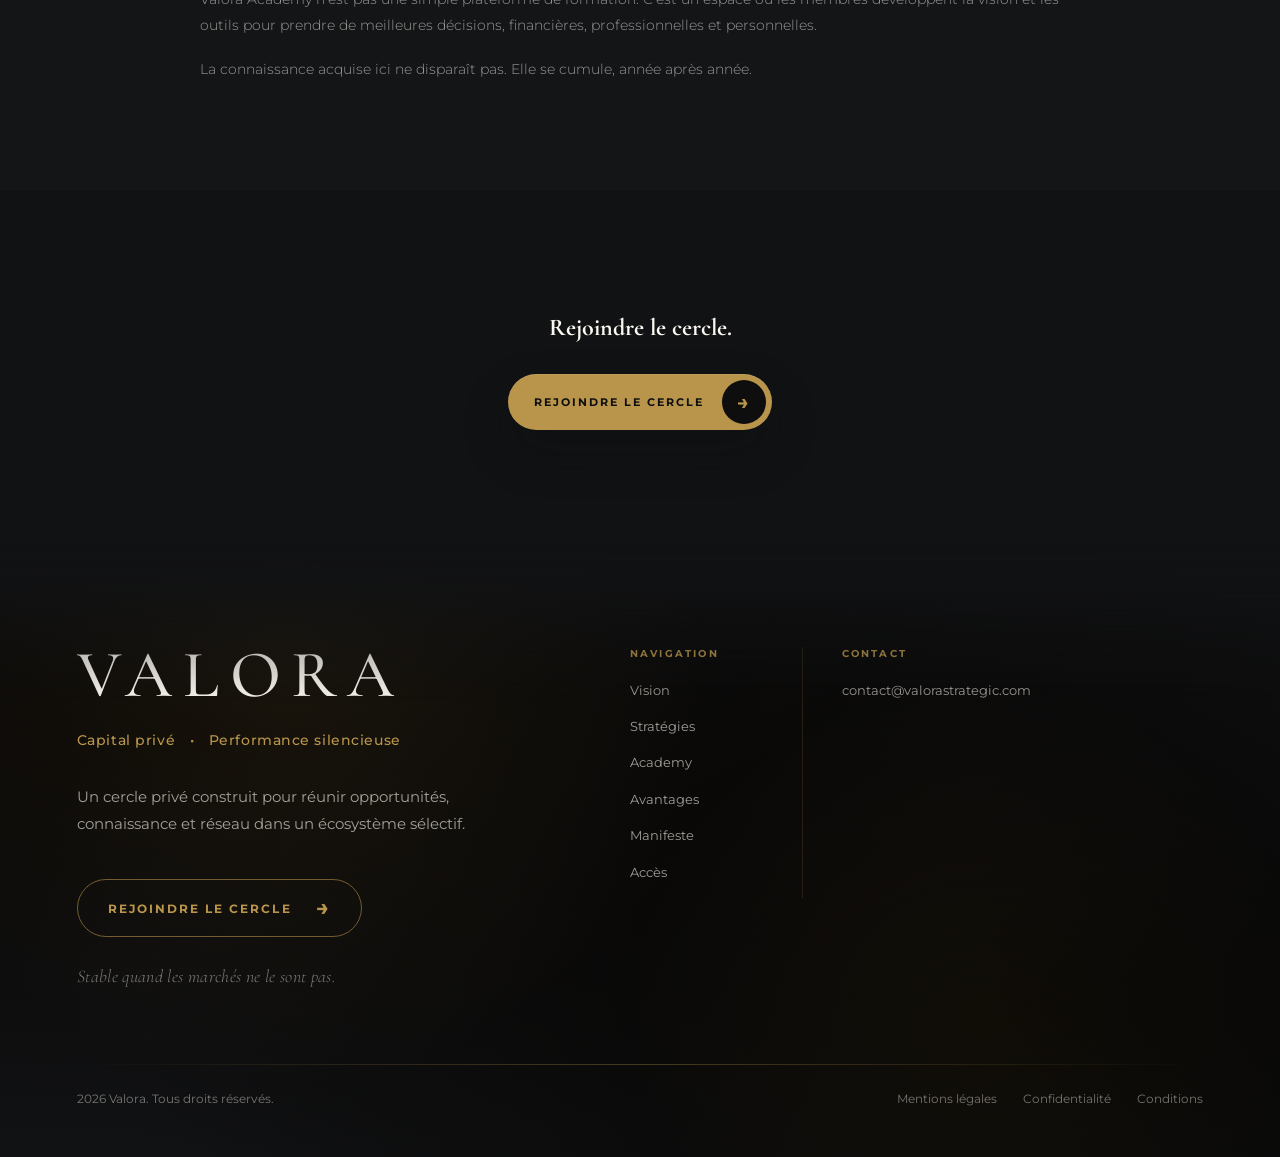
<file: academy.html>
<!DOCTYPE html>
<html lang="fr">
<head>
  <meta charset="UTF-8" />
  <meta name="viewport" content="width=device-width, initial-scale=1.0" />
  <title>Valora Academy · Formation Finance et Patrimoine</title>
  <meta name="description" content="Valora Academy propose des formations exclusives en finance personnelle, gestion de patrimoine, fiscalité, IA et entrepreneuriat. Réservées aux membres du cercle Valora." />
  <link rel="preconnect" href="https://fonts.googleapis.com" />
  <link rel="preconnect" href="https://fonts.gstatic.com" crossorigin />
  <link href="https://fonts.googleapis.com/css2?family=Cormorant+Garamond:ital,wght@0,300;0,400;0,500;0,600;1,300;1,400;1,500&family=Montserrat:wght@300;400;500;600;700&display=swap" rel="stylesheet" />
  <link rel="stylesheet" href="./valora.css" />
</head>
<body class="page-shell">
  <header class="valora-header valora-header--page">
    <div class="brand-left">
      <a href="./index.html" class="brand-logo">VALORA</a>
    </div>

    <nav class="main-nav" id="mainNav">
      <div class="nav-slider" id="navSlider"></div>
      <a href="./qui-sommes-nous.html">Vision</a>
      <a href="./strategies.html">Stratégies</a>
      <a href="./academy.html" class="is-active">Academy</a>
      <a href="./avantages.html">Avantages</a>
      <a href="./manifeste.html">Manifeste</a>
      <a href="./acces.html">Accès</a>
    </nav>

    <a href="./acces.html" class="nav-contact"><span>Rejoindre le cercle</span></a>

    <button class="nav-burger" id="navBurger" aria-label="Ouvrir le menu" aria-expanded="false" aria-controls="mobileMenu">
      <span></span><span></span><span></span>
    </button>
  </header>

  <div class="mobile-menu" id="mobileMenu" role="dialog" aria-modal="true" aria-label="Menu de navigation" hidden>
    <div class="mobile-menu-backdrop" data-close></div>
    <nav class="mobile-menu-panel" aria-label="Navigation mobile">
      <div class="mobile-menu-head">
        <span class="mobile-menu-brand">VALORA</span>
        <button class="mobile-menu-close" id="mobileMenuClose" aria-label="Fermer le menu">&times;</button>
      </div>
      <a href="./qui-sommes-nous.html" data-close>Vision</a>
      <a href="./strategies.html" data-close>Stratégies</a>
      <a href="./academy.html" data-close>Academy</a>
      <a href="./avantages.html" data-close>Avantages</a>
      <a href="./manifeste.html" data-close>Manifeste</a>
      <a href="./acces.html" data-close>Accès</a>
      <a href="./acces.html" class="mobile-menu-cta" data-close>Rejoindre le cercle <span>→</span></a>
    </nav>
  </div>
  <section class="page-hero">
    <span class="page-kicker reveal">Valora Academy</span>
    <h1 class="reveal" data-delay="80">La connaissance est le premier actif.</h1>
    <div class="section-sep reveal" data-delay="140"></div>
    <p class="page-lead reveal" data-delay="180">Des formations exclusives pour comprendre les marchés, gérer son patrimoine et développer ses compétences. Pas juste crypto. Une éducation complète pour construire sur le long terme.</p>
  </section>
  <section class="page-section">
    <div class="page-wrap page-prose">
      <div class="page-block reveal">
        <h2>Cinq domaines complémentaires</h2>
        <div class="section-sep" style="margin-left:0;"></div>
        <ul class="prose-list">
          <li><strong>Finance personnelle</strong> : budget, épargne, protection du capital, gestion de la dette.</li>
          <li><strong>Gestion de patrimoine</strong> : marchés financiers, stratégies d'allocation, gestion du risque, analyse fondamentale.</li>
          <li><strong>Fiscalité</strong> : optimisation fiscale, structuration patrimoniale, compréhension des enveloppes disponibles.</li>
          <li><strong>Intelligence artificielle</strong> : outils IA, automatisation, productivité augmentée, applications pratiques.</li>
          <li><strong>Entrepreneuriat</strong> : lancer un projet, structurer une société, lever des fonds, développer un réseau.</li>
        </ul>
      </div>

      <div class="page-block reveal">
        <h2>Trois formats d'apprentissage</h2>
        <div class="section-sep" style="margin-left:0;"></div>
        <p>Les formations sont accessibles en trois formats : vidéos on-demand disponibles à tout moment, sessions live hebdomadaires avec l'équipe Valora, et ateliers pratiques en groupe restreint.</p>
        <p>Les membres Partner et Legacy bénéficient d'un accès illimité à l'intégralité du catalogue.</p>
      </div>

      <div class="page-block reveal">
        <h2>Une philosophie</h2>
        <div class="section-sep" style="margin-left:0;"></div>
        <p>Valora Academy n'est pas une simple plateforme de formation. C'est un espace où les membres développent la vision et les outils pour prendre de meilleures décisions, financières, professionnelles et personnelles.</p>
        <p>La connaissance acquise ici ne disparaît pas. Elle se cumule, année après année.</p>
      </div>
    </div>
  </section>
  <section class="page-cta">
    <div class="page-wrap">
      <h2 class="reveal">Rejoindre le cercle.</h2>
      <div class="page-cta-actions reveal" data-delay="100">
        <a href="./acces.html" class="btn-primary">Rejoindre le cercle <span>→</span></a>
      </div>
    </div>
  </section>
  <div class="s-bridge s-bridge--dark" aria-hidden="true"></div>
  <footer class="valora-footer" id="footer">
    <div class="footer-inner">
      <div class="footer-main">
        <div class="footer-brand">
          <a href="./index.html" class="footer-logo">VALORA</a>
          <p class="footer-signature">Capital privé <span>•</span> Performance silencieuse</p>
          <p class="footer-text">Un cercle privé construit pour réunir opportunités, connaissance et réseau dans un écosystème sélectif.</p>
          <a href="./acces.html" class="footer-cta">Rejoindre le cercle <span>→</span></a>
          <p class="footer-tagline">Stable quand les marchés ne le sont pas.</p>
        </div>
        <div class="footer-columns">
          <div class="footer-col">
            <h3>Navigation</h3>
            <a href="./qui-sommes-nous.html">Vision</a>
            <a href="./strategies.html">Stratégies</a>
            <a href="./academy.html">Academy</a>
            <a href="./avantages.html">Avantages</a>
            <a href="./manifeste.html">Manifeste</a>
            <a href="./acces.html">Accès</a>
          </div>
          <div class="footer-col">
            <h3>Contact</h3>
            <a href="mailto:contact@valorastrategic.com">contact@valorastrategic.com</a>
          </div>
        </div>
      </div>
      <div class="footer-divider"></div>
      <div class="footer-bottom">
        <p>2026 Valora. Tous droits réservés.</p>
        <div class="footer-legal">
          <a href="#">Mentions légales</a>
          <a href="#">Confidentialité</a>
          <a href="#">Conditions</a>
        </div>
      </div>
    </div>
  </footer>

  <script src="./valora.js" defer></script>
</body>
</html>
</file>
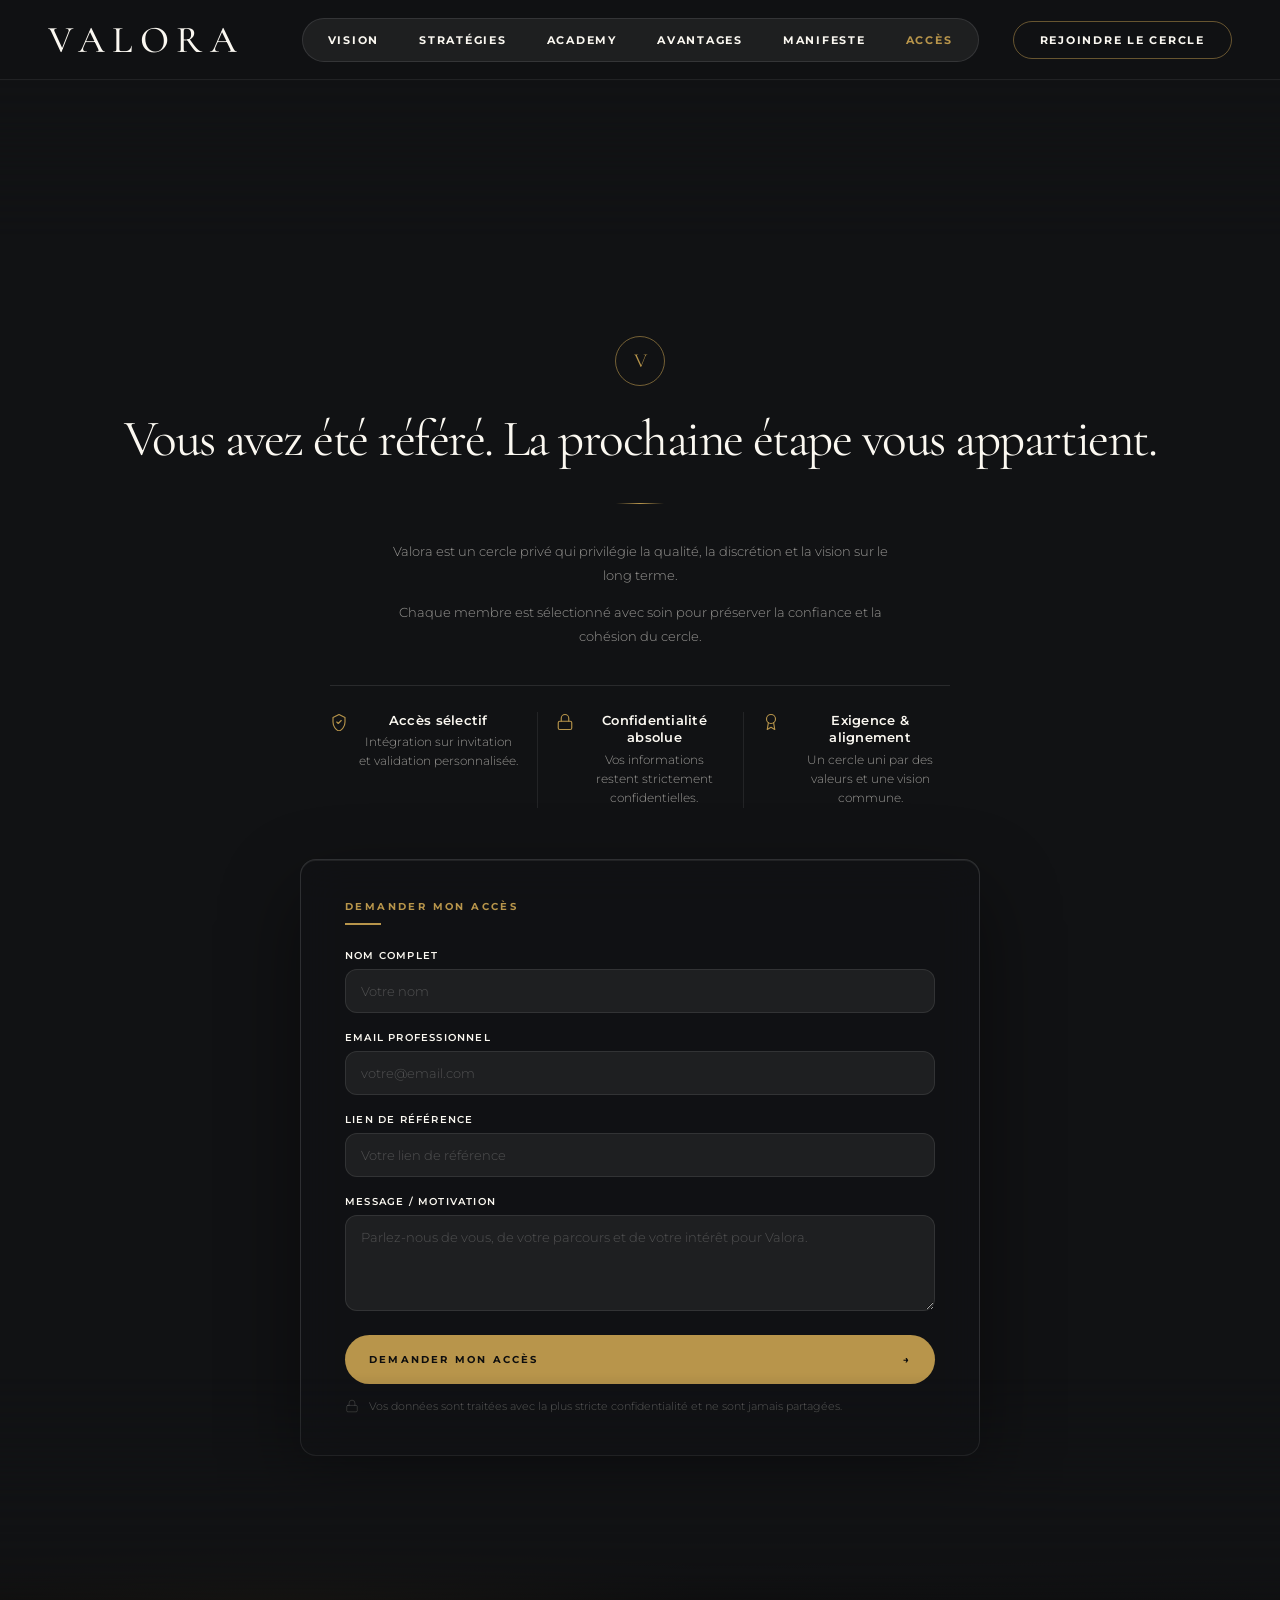
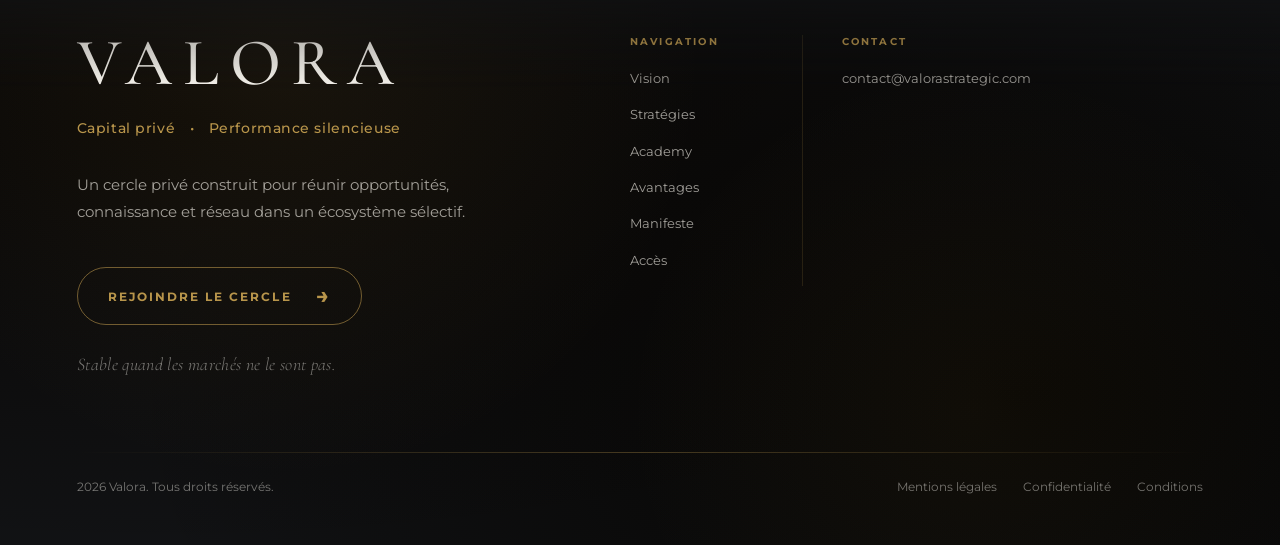
<file: acces.html>
<!DOCTYPE html>
<html lang="fr">
<head>
  <meta charset="UTF-8" />
  <meta name="viewport" content="width=device-width, initial-scale=1.0" />
  <title>Demander l'accès · Valora Cercle Privé</title>
  <meta name="description" content="Valora est accessible sur invitation uniquement. Remplissez le formulaire de demande d'accès pour rejoindre le cercle." />
  <link rel="preconnect" href="https://fonts.googleapis.com" />
  <link rel="preconnect" href="https://fonts.gstatic.com" crossorigin />
  <link href="https://fonts.googleapis.com/css2?family=Cormorant+Garamond:ital,wght@0,300;0,400;0,500;0,600;1,300;1,400;1,500&family=Montserrat:wght@300;400;500;600;700&display=swap" rel="stylesheet" />
  <link rel="stylesheet" href="./valora.css" />
</head>
<body class="page-shell">
  <header class="valora-header valora-header--page">
    <div class="brand-left">
      <a href="./index.html" class="brand-logo">VALORA</a>
    </div>

    <nav class="main-nav" id="mainNav">
      <div class="nav-slider" id="navSlider"></div>
      <a href="./qui-sommes-nous.html">Vision</a>
      <a href="./strategies.html">Stratégies</a>
      <a href="./academy.html">Academy</a>
      <a href="./avantages.html">Avantages</a>
      <a href="./manifeste.html">Manifeste</a>
      <a href="./acces.html" class="is-active">Accès</a>
    </nav>

    <a href="./acces.html" class="nav-contact"><span>Rejoindre le cercle</span></a>

    <button class="nav-burger" id="navBurger" aria-label="Ouvrir le menu" aria-expanded="false" aria-controls="mobileMenu">
      <span></span><span></span><span></span>
    </button>
  </header>

  <div class="mobile-menu" id="mobileMenu" role="dialog" aria-modal="true" aria-label="Menu de navigation" hidden>
    <div class="mobile-menu-backdrop" data-close></div>
    <nav class="mobile-menu-panel" aria-label="Navigation mobile">
      <div class="mobile-menu-head">
        <span class="mobile-menu-brand">VALORA</span>
        <button class="mobile-menu-close" id="mobileMenuClose" aria-label="Fermer le menu">&times;</button>
      </div>
      <a href="./qui-sommes-nous.html" data-close>Vision</a>
      <a href="./strategies.html" data-close>Stratégies</a>
      <a href="./academy.html" data-close>Academy</a>
      <a href="./avantages.html" data-close>Avantages</a>
      <a href="./manifeste.html" data-close>Manifeste</a>
      <a href="./acces.html" data-close>Accès</a>
      <a href="./acces.html" class="mobile-menu-cta" data-close>Rejoindre le cercle <span>→</span></a>
    </nav>
  </div>
  <section class="valora-access" id="contact" style="padding-top:clamp(120px,14vw,180px);">
    <div class="access-inner">
      <div class="access-grid">

        <div class="access-content">
          <div class="access-monogram-badge">V</div>
          <h1 class="reveal" data-delay="60" style="font-family:'Cormorant Garamond',serif;font-size:clamp(30px,4vw,52px);font-weight:400;letter-spacing:-0.03em;line-height:1.08;color:var(--cream-light);margin:0;">Vous avez été référé. La prochaine étape vous appartient.</h1>
          <div class="access-line"></div>
          <div class="access-content-text reveal" data-delay="120">
            <p>Valora est un cercle privé qui privilégie la qualité, la discrétion et la vision sur le long terme.</p>
            <p>Chaque membre est sélectionné avec soin pour préserver la confiance et la cohésion du cercle.</p>
          </div>
          <div class="access-trust reveal" data-delay="200">
            <div class="access-trust-item">
              <svg class="access-trust-icon" width="18" height="18" viewBox="0 0 24 24" fill="none" stroke="currentColor" stroke-width="1.5" stroke-linecap="round" stroke-linejoin="round">
                <path d="M12 2L4 6v6c0 5.55 3.84 10.74 8 12 4.16-1.26 8-6.45 8-12V6L12 2z"/>
                <polyline points="9 12 11 14 15 10"/>
              </svg>
              <div class="access-trust-label">
                <strong>Accès sélectif</strong>
                <span>Intégration sur invitation et validation personnalisée.</span>
              </div>
            </div>
            <div class="access-trust-item">
              <svg class="access-trust-icon" width="18" height="18" viewBox="0 0 24 24" fill="none" stroke="currentColor" stroke-width="1.5" stroke-linecap="round" stroke-linejoin="round">
                <rect x="3" y="11" width="18" height="11" rx="2"/>
                <path d="M7 11V7a5 5 0 0 1 10 0v4"/>
              </svg>
              <div class="access-trust-label">
                <strong>Confidentialité absolue</strong>
                <span>Vos informations restent strictement confidentielles.</span>
              </div>
            </div>
            <div class="access-trust-item">
              <svg class="access-trust-icon" width="18" height="18" viewBox="0 0 24 24" fill="none" stroke="currentColor" stroke-width="1.5" stroke-linecap="round" stroke-linejoin="round">
                <circle cx="12" cy="8" r="6"/>
                <path d="M15.477 12.89L17 22l-5-3-5 3 1.523-9.11"/>
              </svg>
              <div class="access-trust-label">
                <strong>Exigence &amp; alignement</strong>
                <span>Un cercle uni par des valeurs et une vision commune.</span>
              </div>
            </div>
          </div>
        </div>

        <div class="access-form-card reveal" data-delay="80">
          <p class="form-kicker">Demander mon accès</p>
          <div class="form-kicker-sep"></div>
          <form class="access-form" action="mailto:contact@valorastrategic.com" method="post" enctype="text/plain">
            <div class="form-field">
              <label for="access-name">Nom complet</label>
              <input type="text" id="access-name" name="name" placeholder="Votre nom" autocomplete="name"/>
            </div>
            <div class="form-field">
              <label for="access-email">Email professionnel</label>
              <input type="email" id="access-email" name="email" placeholder="votre@email.com" autocomplete="email"/>
            </div>
            <div class="form-field">
              <label for="access-ref">Lien de référence</label>
              <input type="text" id="access-ref" name="ref" placeholder="Votre lien de référence"/>
            </div>
            <div class="form-field">
              <label for="access-motivation">Message / Motivation</label>
              <textarea id="access-motivation" name="motivation" placeholder="Parlez-nous de vous, de votre parcours et de votre intérêt pour Valora."></textarea>
            </div>
            <button type="submit" class="form-submit">
              <span>Demander mon accès</span><span>→</span>
            </button>
          </form>
          <div class="form-privacy">
            <svg width="14" height="14" viewBox="0 0 24 24" fill="none" stroke="currentColor" stroke-width="1.5" stroke-linecap="round" stroke-linejoin="round">
              <rect x="3" y="11" width="18" height="11" rx="2"/>
              <path d="M7 11V7a5 5 0 0 1 10 0v4"/>
            </svg>
            <span>Vos données sont traitées avec la plus stricte confidentialité et ne sont jamais partagées.</span>
          </div>
        </div>

      </div>
    </div>
  </section>
  <div class="s-bridge s-bridge--dark" aria-hidden="true"></div>
  <footer class="valora-footer" id="footer">
    <div class="footer-inner">
      <div class="footer-main">
        <div class="footer-brand">
          <a href="./index.html" class="footer-logo">VALORA</a>
          <p class="footer-signature">Capital privé <span>•</span> Performance silencieuse</p>
          <p class="footer-text">Un cercle privé construit pour réunir opportunités, connaissance et réseau dans un écosystème sélectif.</p>
          <a href="./acces.html" class="footer-cta">Rejoindre le cercle <span>→</span></a>
          <p class="footer-tagline">Stable quand les marchés ne le sont pas.</p>
        </div>
        <div class="footer-columns">
          <div class="footer-col">
            <h3>Navigation</h3>
            <a href="./qui-sommes-nous.html">Vision</a>
            <a href="./strategies.html">Stratégies</a>
            <a href="./academy.html">Academy</a>
            <a href="./avantages.html">Avantages</a>
            <a href="./manifeste.html">Manifeste</a>
            <a href="./acces.html">Accès</a>
          </div>
          <div class="footer-col">
            <h3>Contact</h3>
            <a href="mailto:contact@valorastrategic.com">contact@valorastrategic.com</a>
          </div>
        </div>
      </div>
      <div class="footer-divider"></div>
      <div class="footer-bottom">
        <p>2026 Valora. Tous droits réservés.</p>
        <div class="footer-legal">
          <a href="#">Mentions légales</a>
          <a href="#">Confidentialité</a>
          <a href="#">Conditions</a>
        </div>
      </div>
    </div>
  </footer>

  <script src="./valora.js" defer></script>
</body>
</html>
</file>
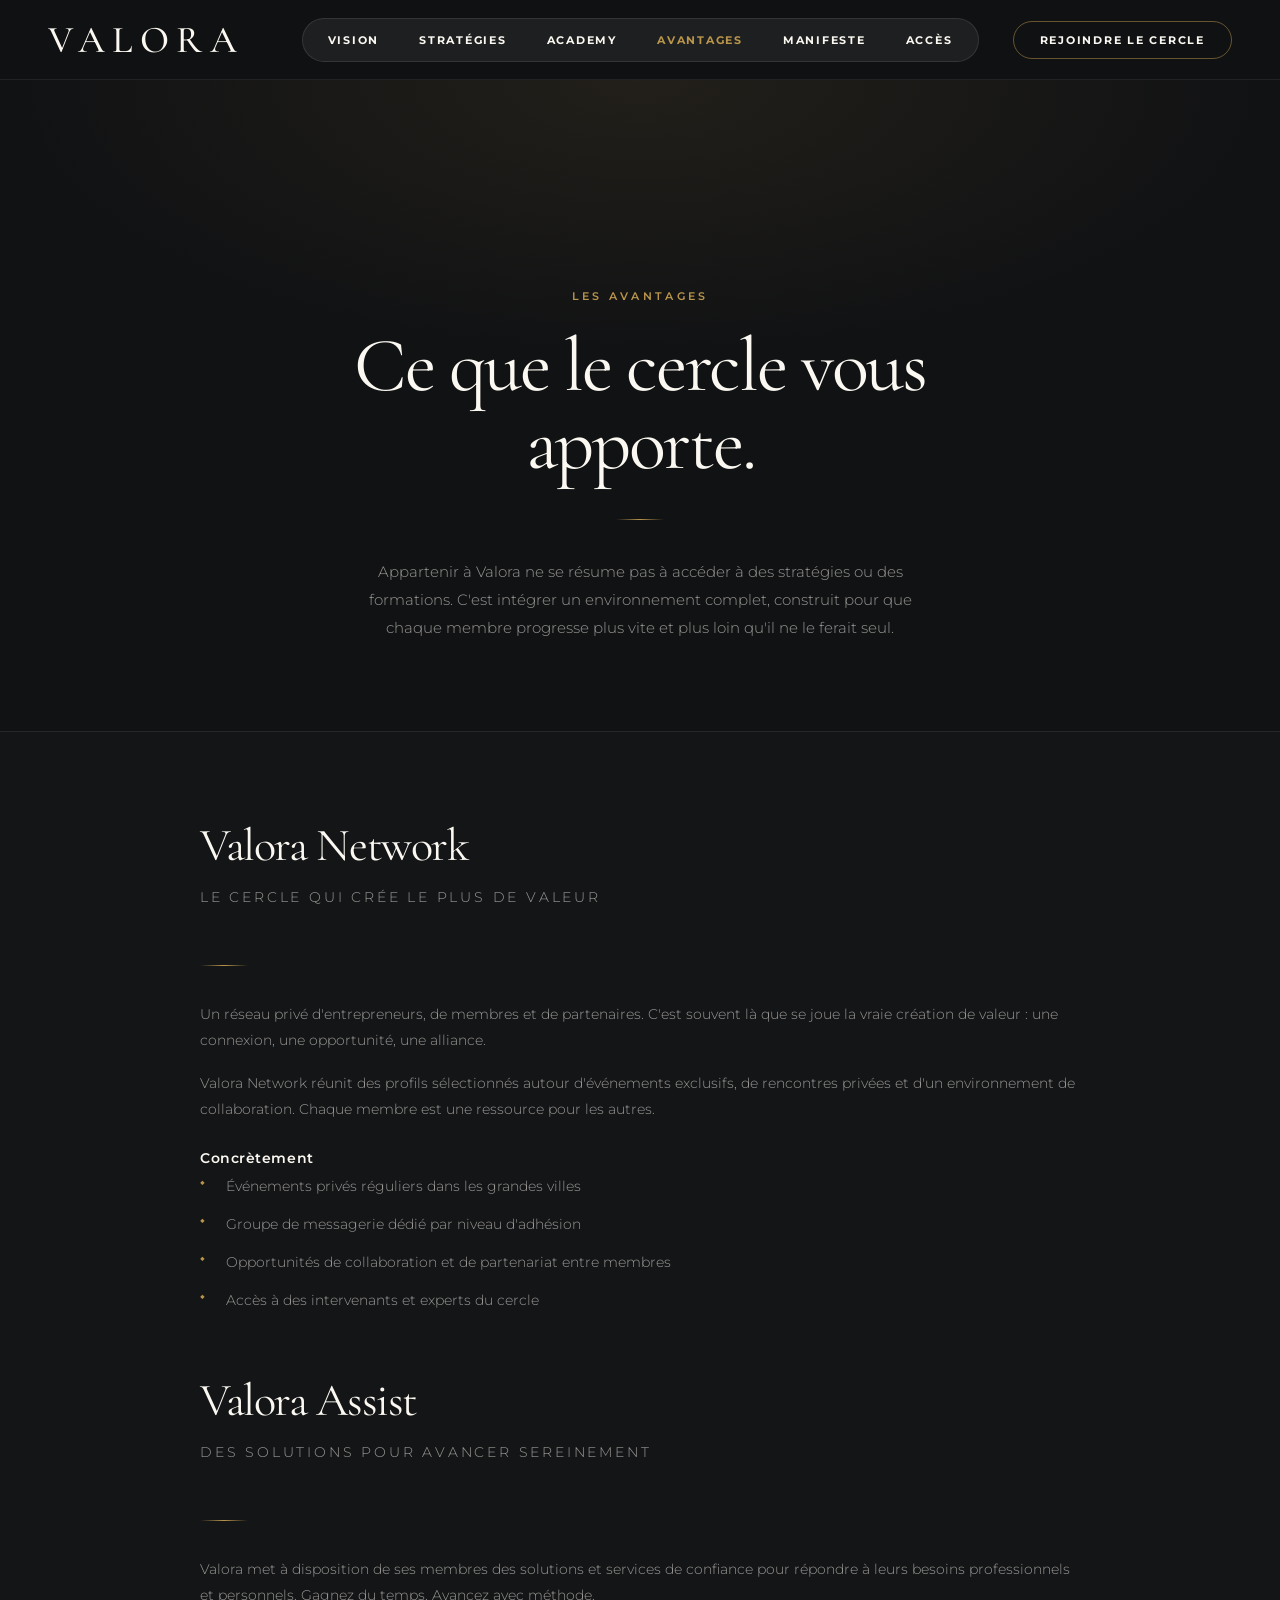
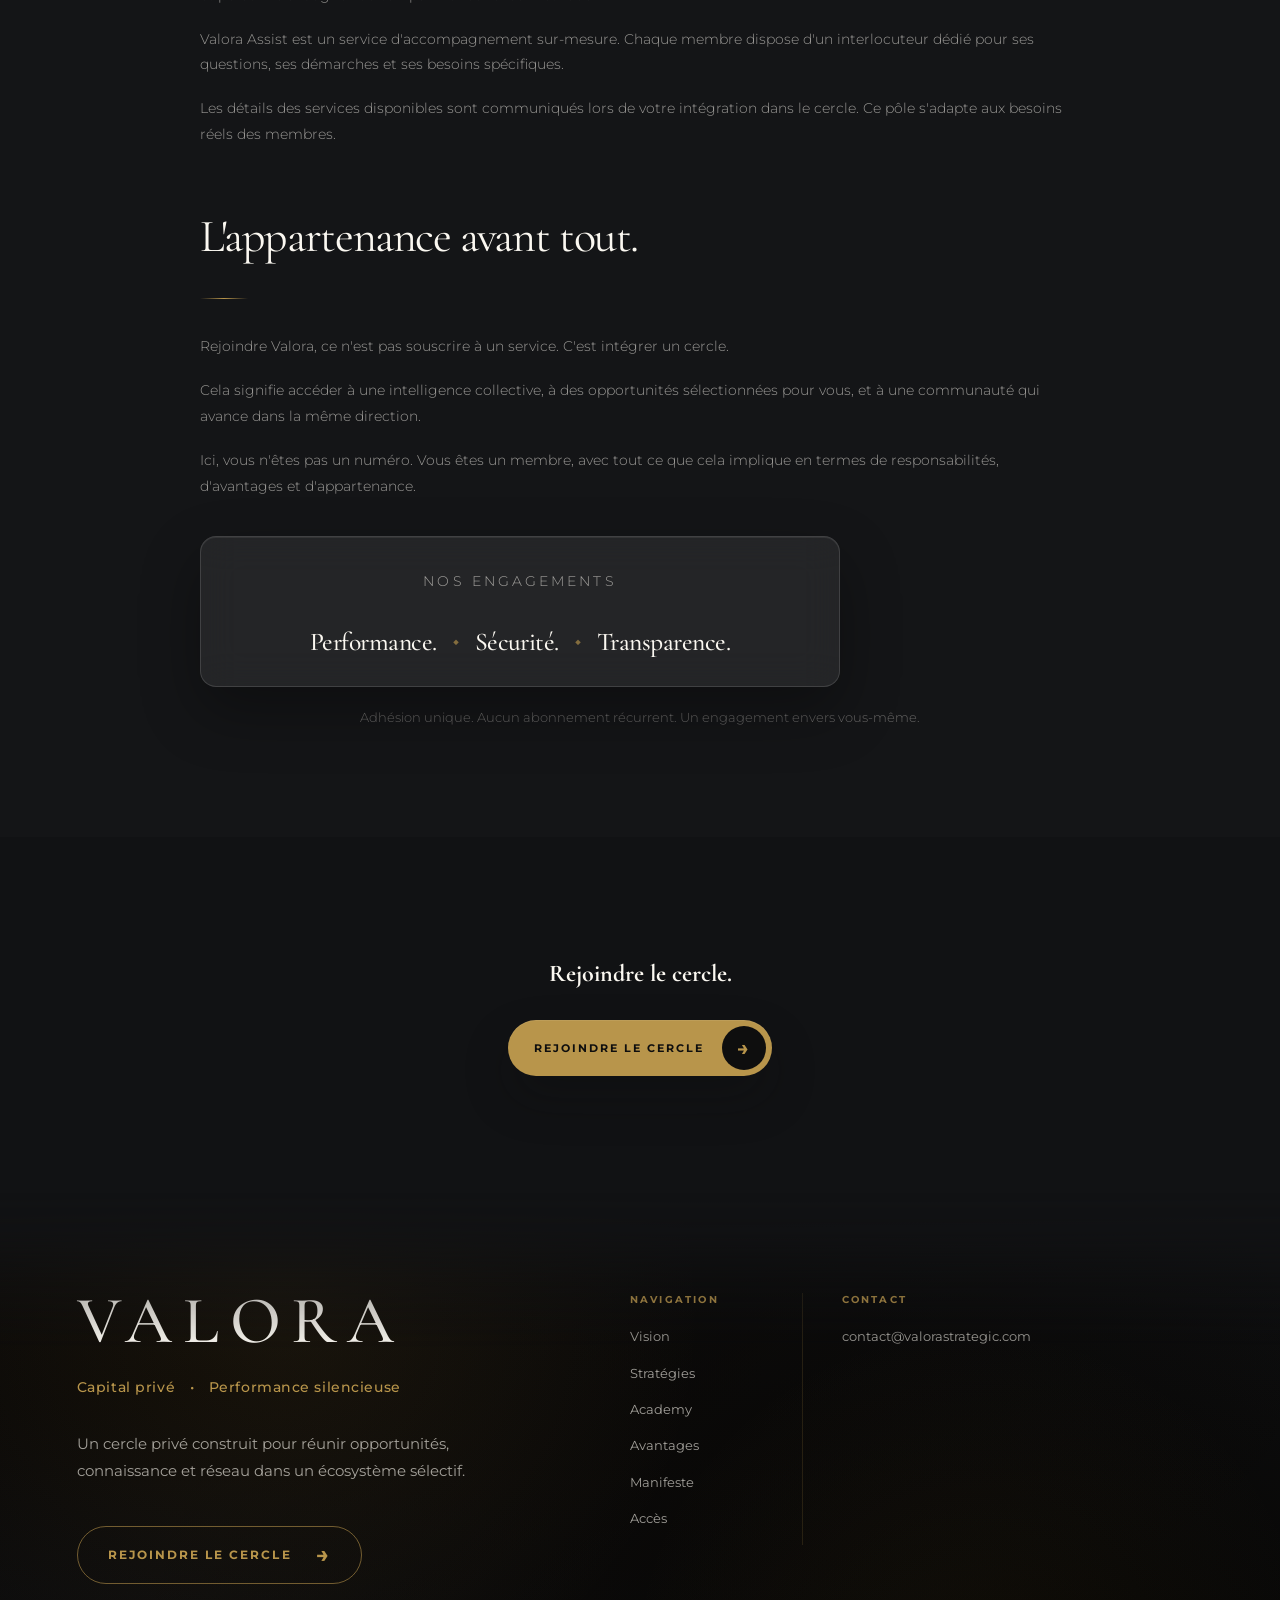
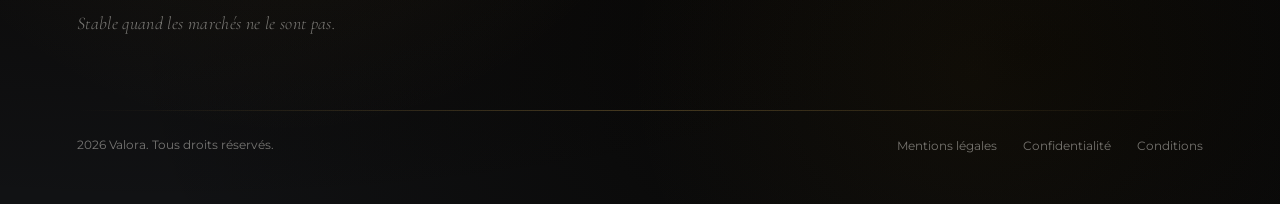
<file: avantages.html>
<!DOCTYPE html>
<html lang="fr">
<head>
  <meta charset="UTF-8" />
  <meta name="viewport" content="width=device-width, initial-scale=1.0" />
  <title>Les Avantages · Valora Cercle Privé</title>
  <meta name="description" content="Rejoindre Valora, c'est accéder à un réseau privé d'entrepreneurs et de membres, des événements exclusifs, un accompagnement dédié et une communauté sélectionnée." />
  <link rel="preconnect" href="https://fonts.googleapis.com" />
  <link rel="preconnect" href="https://fonts.gstatic.com" crossorigin />
  <link href="https://fonts.googleapis.com/css2?family=Cormorant+Garamond:ital,wght@0,300;0,400;0,500;0,600;1,300;1,400;1,500&family=Montserrat:wght@300;400;500;600;700&display=swap" rel="stylesheet" />
  <link rel="stylesheet" href="./valora.css" />
</head>
<body class="page-shell">
  <header class="valora-header valora-header--page">
    <div class="brand-left">
      <a href="./index.html" class="brand-logo">VALORA</a>
    </div>

    <nav class="main-nav" id="mainNav">
      <div class="nav-slider" id="navSlider"></div>
      <a href="./qui-sommes-nous.html">Vision</a>
      <a href="./strategies.html">Stratégies</a>
      <a href="./academy.html">Academy</a>
      <a href="./avantages.html" class="is-active">Avantages</a>
      <a href="./manifeste.html">Manifeste</a>
      <a href="./acces.html">Accès</a>
    </nav>

    <a href="./acces.html" class="nav-contact"><span>Rejoindre le cercle</span></a>

    <button class="nav-burger" id="navBurger" aria-label="Ouvrir le menu" aria-expanded="false" aria-controls="mobileMenu">
      <span></span><span></span><span></span>
    </button>
  </header>

  <div class="mobile-menu" id="mobileMenu" role="dialog" aria-modal="true" aria-label="Menu de navigation" hidden>
    <div class="mobile-menu-backdrop" data-close></div>
    <nav class="mobile-menu-panel" aria-label="Navigation mobile">
      <div class="mobile-menu-head">
        <span class="mobile-menu-brand">VALORA</span>
        <button class="mobile-menu-close" id="mobileMenuClose" aria-label="Fermer le menu">&times;</button>
      </div>
      <a href="./qui-sommes-nous.html" data-close>Vision</a>
      <a href="./strategies.html" data-close>Stratégies</a>
      <a href="./academy.html" data-close>Academy</a>
      <a href="./avantages.html" data-close>Avantages</a>
      <a href="./manifeste.html" data-close>Manifeste</a>
      <a href="./acces.html" data-close>Accès</a>
      <a href="./acces.html" class="mobile-menu-cta" data-close>Rejoindre le cercle <span>→</span></a>
    </nav>
  </div>
  <section class="page-hero">
    <span class="page-kicker reveal">Les Avantages</span>
    <h1 class="reveal" data-delay="80">Ce que le cercle vous apporte.</h1>
    <div class="section-sep reveal" data-delay="140"></div>
    <p class="page-lead reveal" data-delay="180">Appartenir à Valora ne se résume pas à accéder à des stratégies ou des formations. C'est intégrer un environnement complet, construit pour que chaque membre progresse plus vite et plus loin qu'il ne le ferait seul.</p>
  </section>
  <section class="page-section">
    <div class="page-wrap page-prose">
      <div class="page-block reveal">
        <h2>Valora Network</h2>
        <p class="pole-status" style="margin-top:6px;">Le cercle qui crée le plus de valeur</p>
        <div class="section-sep" style="margin-left:0;"></div>
        <p>Un réseau privé d'entrepreneurs, de membres et de partenaires. C'est souvent là que se joue la vraie création de valeur : une connexion, une opportunité, une alliance.</p>
        <p>Valora Network réunit des profils sélectionnés autour d'événements exclusifs, de rencontres privées et d'un environnement de collaboration. Chaque membre est une ressource pour les autres.</p>
        <h4 style="margin-top:26px;">Concrètement</h4>
        <ul class="prose-list">
          <li>Événements privés réguliers dans les grandes villes</li>
          <li>Groupe de messagerie dédié par niveau d'adhésion</li>
          <li>Opportunités de collaboration et de partenariat entre membres</li>
          <li>Accès à des intervenants et experts du cercle</li>
        </ul>
      </div>

      <div class="page-block reveal">
        <h2>Valora Assist</h2>
        <p class="pole-status" style="margin-top:6px;">Des solutions pour avancer sereinement</p>
        <div class="section-sep" style="margin-left:0;"></div>
        <p>Valora met à disposition de ses membres des solutions et services de confiance pour répondre à leurs besoins professionnels et personnels. Gagnez du temps. Avancez avec méthode.</p>
        <p>Valora Assist est un service d'accompagnement sur-mesure. Chaque membre dispose d'un interlocuteur dédié pour ses questions, ses démarches et ses besoins spécifiques.</p>
        <p>Les détails des services disponibles sont communiqués lors de votre intégration dans le cercle. Ce pôle s'adapte aux besoins réels des membres.</p>
      </div>

      <div class="page-block reveal">
        <h2>L'appartenance avant tout.</h2>
        <div class="section-sep" style="margin-left:0;"></div>
        <p>Rejoindre Valora, ce n'est pas souscrire à un service. C'est intégrer un cercle.</p>
        <p>Cela signifie accéder à une intelligence collective, à des opportunités sélectionnées pour vous, et à une communauté qui avance dans la même direction.</p>
        <p>Ici, vous n'êtes pas un numéro. Vous êtes un membre, avec tout ce que cela implique en termes de responsabilités, d'avantages et d'appartenance.</p>
      </div>

      <div class="belonging-callout reveal" style="margin-top:36px;">
        <p class="belonging-callout-label">Nos engagements</p>
        <div class="belonging-callout-values">
          <span>Performance.</span><span class="belonging-dot">◆</span>
          <span>Sécurité.</span><span class="belonging-dot">◆</span>
          <span>Transparence.</span>
        </div>
      </div>
      <p style="text-align:center;color:var(--dark-muted-soft);font-size:13px;margin-top:18px;">Adhésion unique. Aucun abonnement récurrent. Un engagement envers vous-même.</p>
    </div>
  </section>
  <section class="page-cta">
    <div class="page-wrap">
      <h2 class="reveal">Rejoindre le cercle.</h2>
      <div class="page-cta-actions reveal" data-delay="100">
        <a href="./acces.html" class="btn-primary">Rejoindre le cercle <span>→</span></a>
      </div>
    </div>
  </section>
  <div class="s-bridge s-bridge--dark" aria-hidden="true"></div>
  <footer class="valora-footer" id="footer">
    <div class="footer-inner">
      <div class="footer-main">
        <div class="footer-brand">
          <a href="./index.html" class="footer-logo">VALORA</a>
          <p class="footer-signature">Capital privé <span>•</span> Performance silencieuse</p>
          <p class="footer-text">Un cercle privé construit pour réunir opportunités, connaissance et réseau dans un écosystème sélectif.</p>
          <a href="./acces.html" class="footer-cta">Rejoindre le cercle <span>→</span></a>
          <p class="footer-tagline">Stable quand les marchés ne le sont pas.</p>
        </div>
        <div class="footer-columns">
          <div class="footer-col">
            <h3>Navigation</h3>
            <a href="./qui-sommes-nous.html">Vision</a>
            <a href="./strategies.html">Stratégies</a>
            <a href="./academy.html">Academy</a>
            <a href="./avantages.html">Avantages</a>
            <a href="./manifeste.html">Manifeste</a>
            <a href="./acces.html">Accès</a>
          </div>
          <div class="footer-col">
            <h3>Contact</h3>
            <a href="mailto:contact@valorastrategic.com">contact@valorastrategic.com</a>
          </div>
        </div>
      </div>
      <div class="footer-divider"></div>
      <div class="footer-bottom">
        <p>2026 Valora. Tous droits réservés.</p>
        <div class="footer-legal">
          <a href="#">Mentions légales</a>
          <a href="#">Confidentialité</a>
          <a href="#">Conditions</a>
        </div>
      </div>
    </div>
  </footer>

  <script src="./valora.js" defer></script>
</body>
</html>
</file>
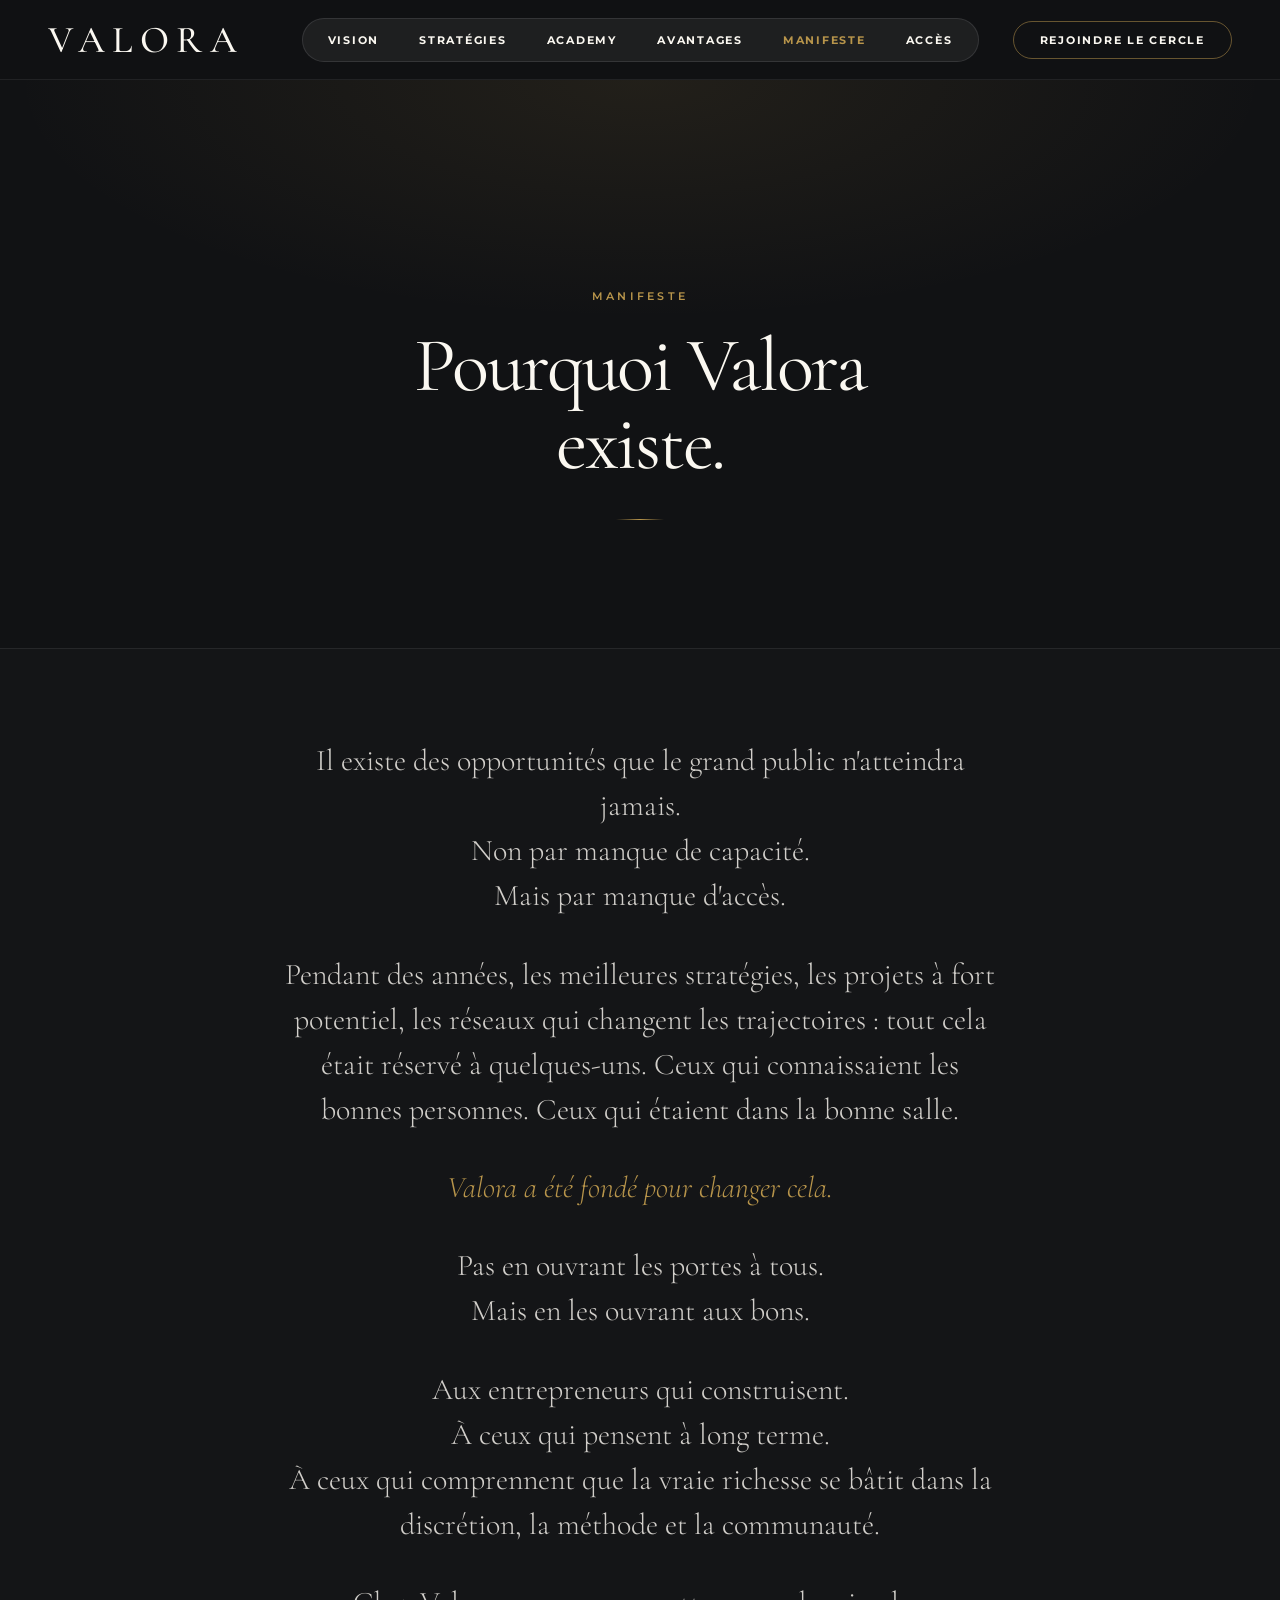
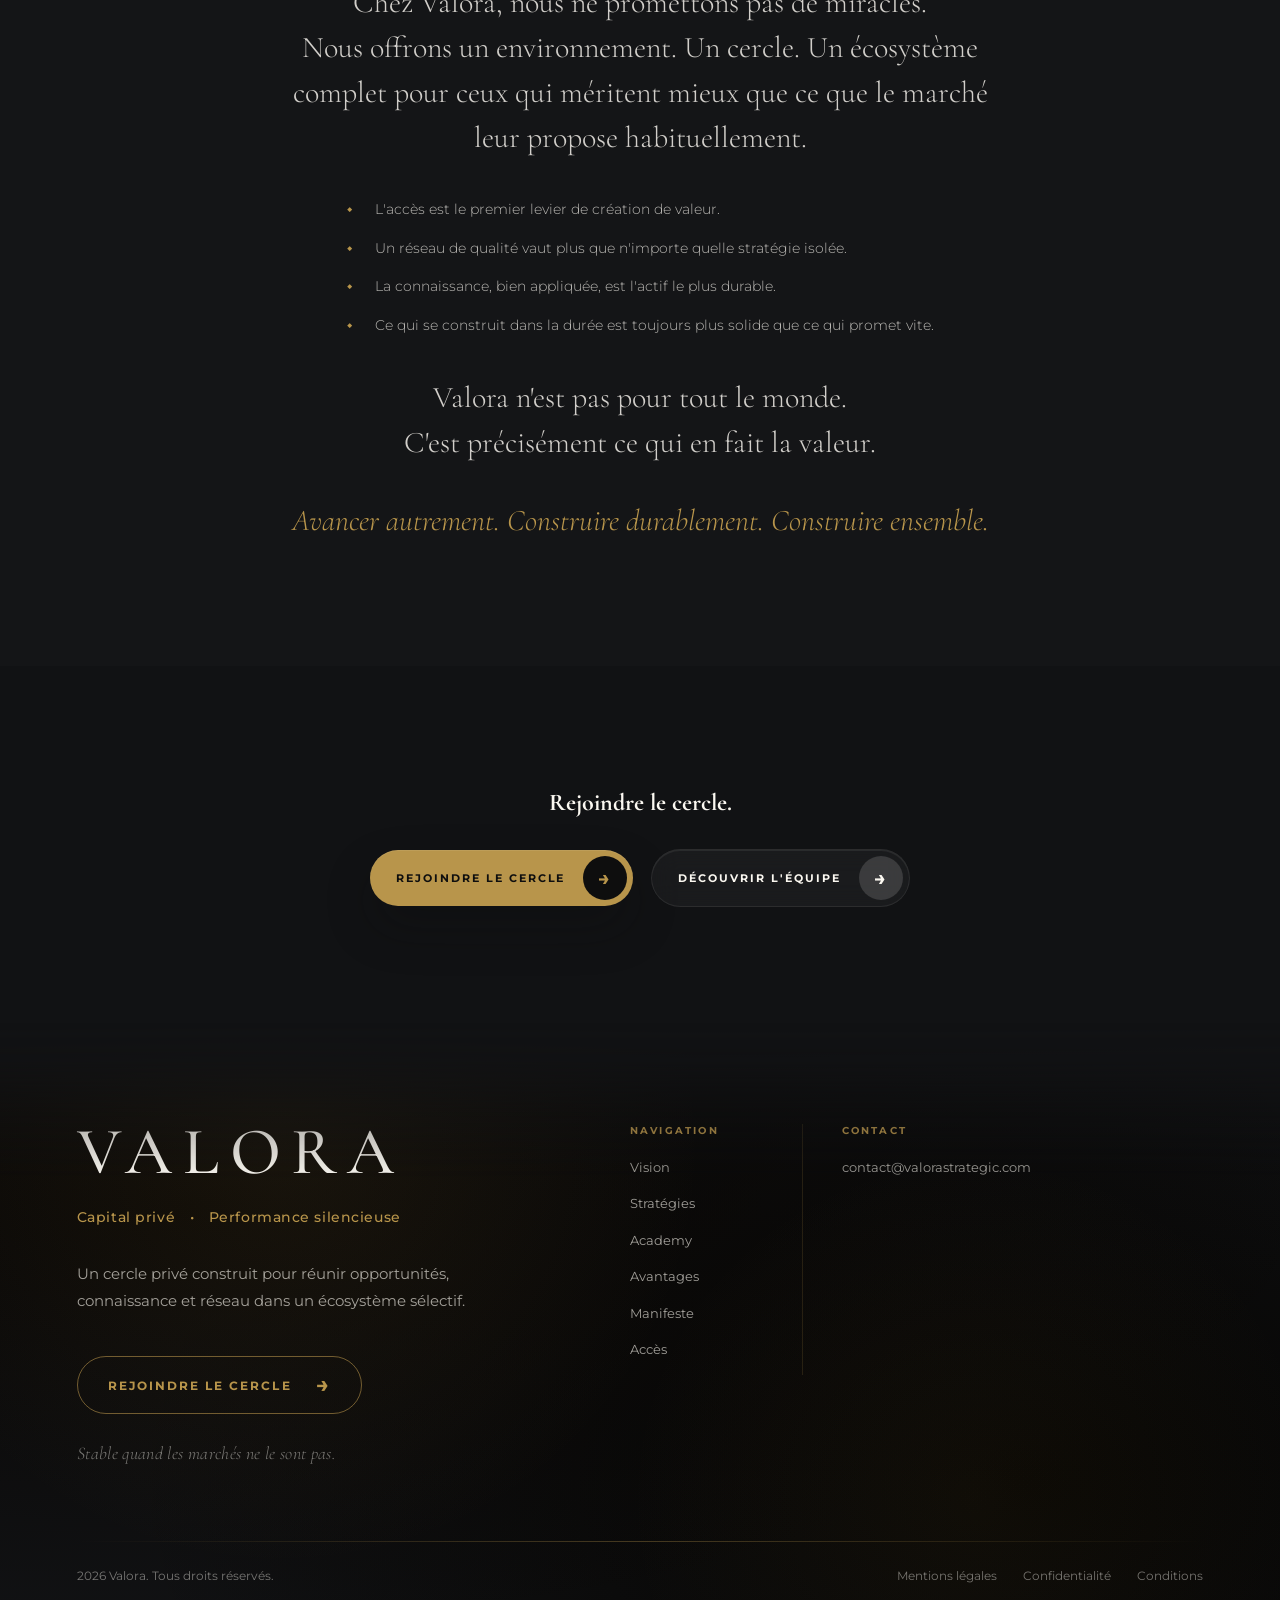
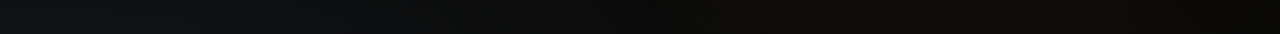
<file: manifeste.html>
<!DOCTYPE html>
<html lang="fr">
<head>
  <meta charset="UTF-8" />
  <meta name="viewport" content="width=device-width, initial-scale=1.0" />
  <title>Notre Manifeste · Valora Cercle Privé</title>
  <meta name="description" content="Le manifeste fondateur de Valora. Pourquoi ce cercle existe, ce en quoi nous croyons, et ce que nous construisons ensemble." />
  <link rel="preconnect" href="https://fonts.googleapis.com" />
  <link rel="preconnect" href="https://fonts.gstatic.com" crossorigin />
  <link href="https://fonts.googleapis.com/css2?family=Cormorant+Garamond:ital,wght@0,300;0,400;0,500;0,600;1,300;1,400;1,500&family=Montserrat:wght@300;400;500;600;700&display=swap" rel="stylesheet" />
  <link rel="stylesheet" href="./valora.css" />
</head>
<body class="page-shell">
  <header class="valora-header valora-header--page">
    <div class="brand-left">
      <a href="./index.html" class="brand-logo">VALORA</a>
    </div>

    <nav class="main-nav" id="mainNav">
      <div class="nav-slider" id="navSlider"></div>
      <a href="./qui-sommes-nous.html">Vision</a>
      <a href="./strategies.html">Stratégies</a>
      <a href="./academy.html">Academy</a>
      <a href="./avantages.html">Avantages</a>
      <a href="./manifeste.html" class="is-active">Manifeste</a>
      <a href="./acces.html">Accès</a>
    </nav>

    <a href="./acces.html" class="nav-contact"><span>Rejoindre le cercle</span></a>

    <button class="nav-burger" id="navBurger" aria-label="Ouvrir le menu" aria-expanded="false" aria-controls="mobileMenu">
      <span></span><span></span><span></span>
    </button>
  </header>

  <div class="mobile-menu" id="mobileMenu" role="dialog" aria-modal="true" aria-label="Menu de navigation" hidden>
    <div class="mobile-menu-backdrop" data-close></div>
    <nav class="mobile-menu-panel" aria-label="Navigation mobile">
      <div class="mobile-menu-head">
        <span class="mobile-menu-brand">VALORA</span>
        <button class="mobile-menu-close" id="mobileMenuClose" aria-label="Fermer le menu">&times;</button>
      </div>
      <a href="./qui-sommes-nous.html" data-close>Vision</a>
      <a href="./strategies.html" data-close>Stratégies</a>
      <a href="./academy.html" data-close>Academy</a>
      <a href="./avantages.html" data-close>Avantages</a>
      <a href="./manifeste.html" data-close>Manifeste</a>
      <a href="./acces.html" data-close>Accès</a>
      <a href="./acces.html" class="mobile-menu-cta" data-close>Rejoindre le cercle <span>→</span></a>
    </nav>
  </div>
  <section class="page-hero">
    <span class="page-kicker reveal">Manifeste</span>
    <h1 class="reveal" data-delay="80">Pourquoi Valora existe.</h1>
    <div class="section-sep reveal" data-delay="140"></div>
    <p class="page-lead reveal" data-delay="180"></p>
  </section>
  <section class="page-section">
    <div class="manifesto-text">
      <p class="reveal">Il existe des opportunités que le grand public n'atteindra jamais.<br>Non par manque de capacité.<br>Mais par manque d'accès.</p>
      <p class="reveal">Pendant des années, les meilleures stratégies, les projets à fort potentiel, les réseaux qui changent les trajectoires : tout cela était réservé à quelques-uns. Ceux qui connaissaient les bonnes personnes. Ceux qui étaient dans la bonne salle.</p>
      <p class="reveal manifesto-emphasis">Valora a été fondé pour changer cela.</p>
      <p class="reveal">Pas en ouvrant les portes à tous.<br>Mais en les ouvrant aux bons.</p>
      <p class="reveal">Aux entrepreneurs qui construisent.<br>À ceux qui pensent à long terme.<br>À ceux qui comprennent que la vraie richesse se bâtit dans la discrétion, la méthode et la communauté.</p>
      <p class="reveal">Chez Valora, nous ne promettons pas de miracles.<br>Nous offrons un environnement. Un cercle. Un écosystème complet pour ceux qui méritent mieux que ce que le marché leur propose habituellement.</p>
      <ul class="manifesto-list reveal">
        <li>L'accès est le premier levier de création de valeur.</li>
        <li>Un réseau de qualité vaut plus que n'importe quelle stratégie isolée.</li>
        <li>La connaissance, bien appliquée, est l'actif le plus durable.</li>
        <li>Ce qui se construit dans la durée est toujours plus solide que ce qui promet vite.</li>
      </ul>
      <p class="reveal">Valora n'est pas pour tout le monde.<br>C'est précisément ce qui en fait la valeur.</p>
      <p class="reveal manifesto-emphasis">Avancer autrement. Construire durablement. Construire ensemble.</p>
    </div>
  </section>
  <section class="page-cta">
    <div class="page-wrap">
      <h2 class="reveal">Rejoindre le cercle.</h2>
      <div class="page-cta-actions reveal" data-delay="100">
        <a href="./acces.html" class="btn-primary">Rejoindre le cercle <span>→</span></a>
      <a href="./qui-sommes-nous.html" class="btn-secondary">Découvrir l'équipe <span>→</span></a>
      </div>
    </div>
  </section>
  <div class="s-bridge s-bridge--dark" aria-hidden="true"></div>
  <footer class="valora-footer" id="footer">
    <div class="footer-inner">
      <div class="footer-main">
        <div class="footer-brand">
          <a href="./index.html" class="footer-logo">VALORA</a>
          <p class="footer-signature">Capital privé <span>•</span> Performance silencieuse</p>
          <p class="footer-text">Un cercle privé construit pour réunir opportunités, connaissance et réseau dans un écosystème sélectif.</p>
          <a href="./acces.html" class="footer-cta">Rejoindre le cercle <span>→</span></a>
          <p class="footer-tagline">Stable quand les marchés ne le sont pas.</p>
        </div>
        <div class="footer-columns">
          <div class="footer-col">
            <h3>Navigation</h3>
            <a href="./qui-sommes-nous.html">Vision</a>
            <a href="./strategies.html">Stratégies</a>
            <a href="./academy.html">Academy</a>
            <a href="./avantages.html">Avantages</a>
            <a href="./manifeste.html">Manifeste</a>
            <a href="./acces.html">Accès</a>
          </div>
          <div class="footer-col">
            <h3>Contact</h3>
            <a href="mailto:contact@valorastrategic.com">contact@valorastrategic.com</a>
          </div>
        </div>
      </div>
      <div class="footer-divider"></div>
      <div class="footer-bottom">
        <p>2026 Valora. Tous droits réservés.</p>
        <div class="footer-legal">
          <a href="#">Mentions légales</a>
          <a href="#">Confidentialité</a>
          <a href="#">Conditions</a>
        </div>
      </div>
    </div>
  </footer>

  <script src="./valora.js" defer></script>
</body>
</html>
</file>
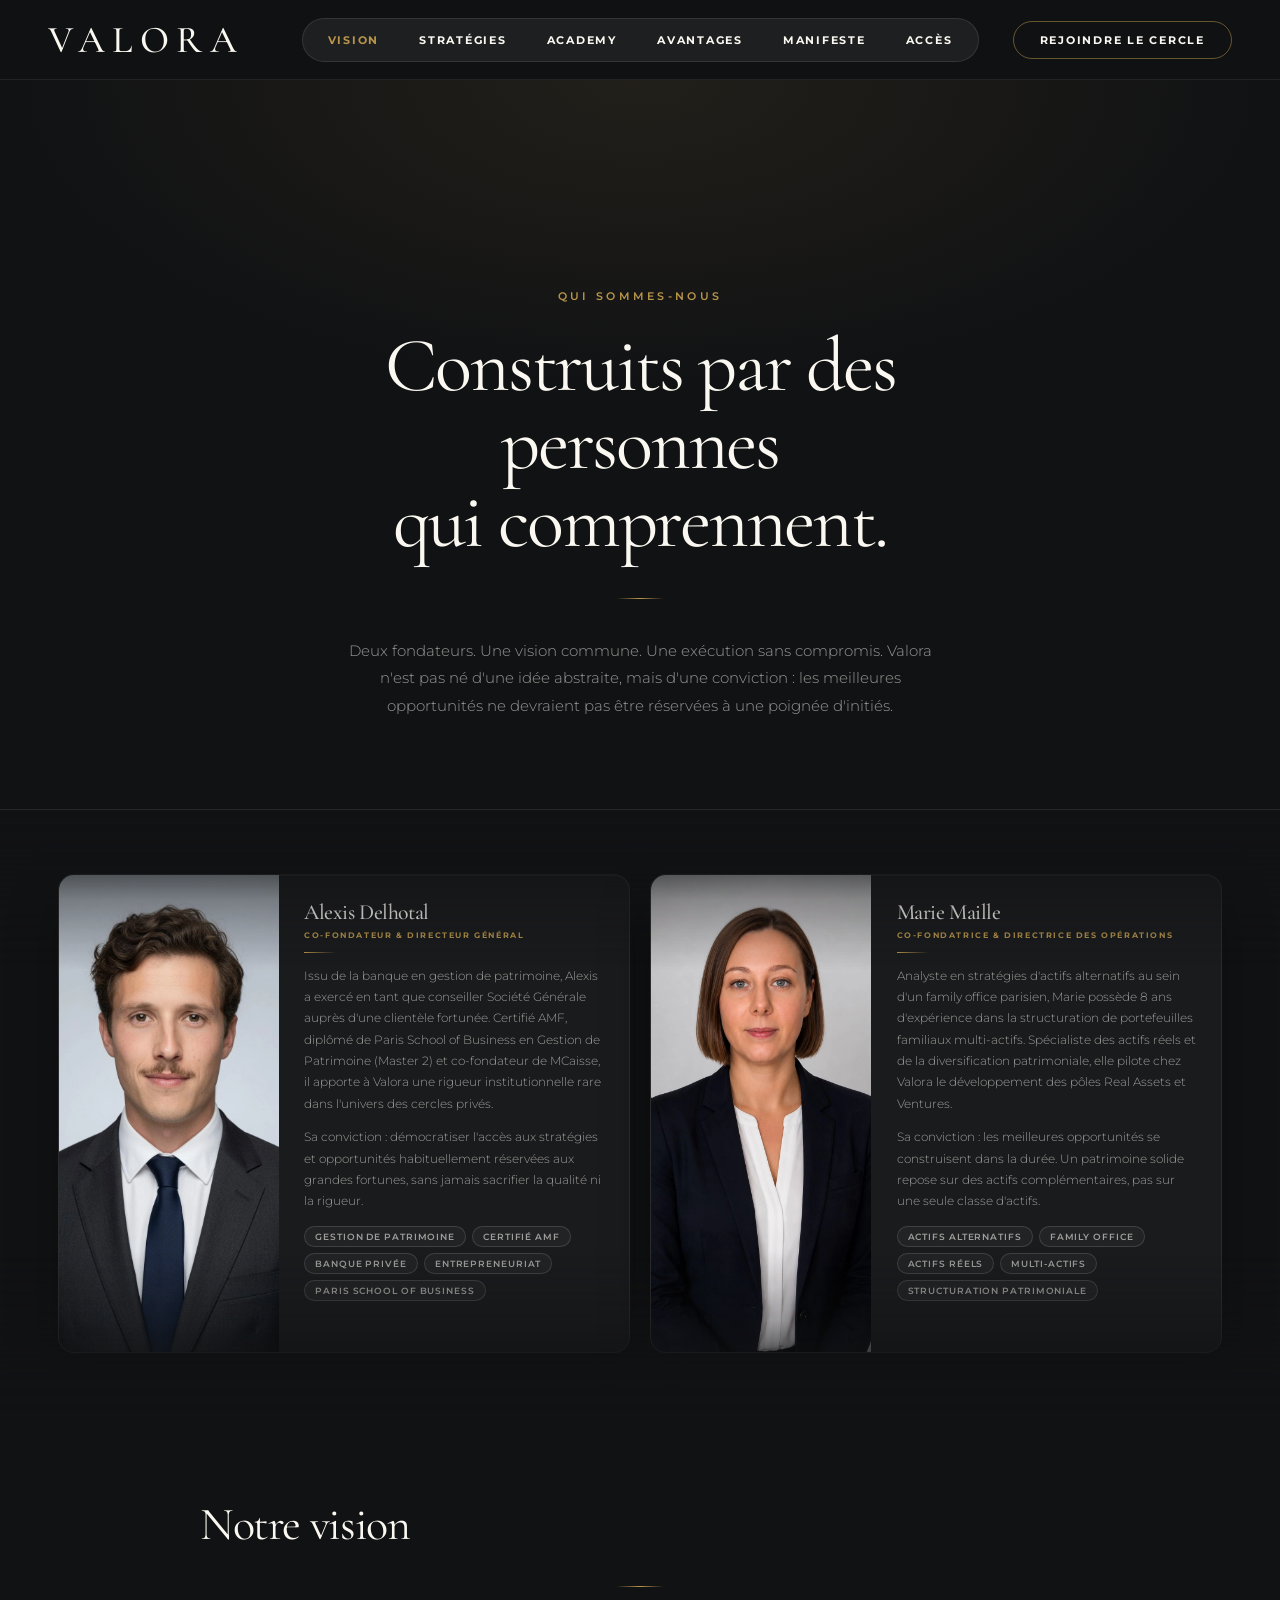
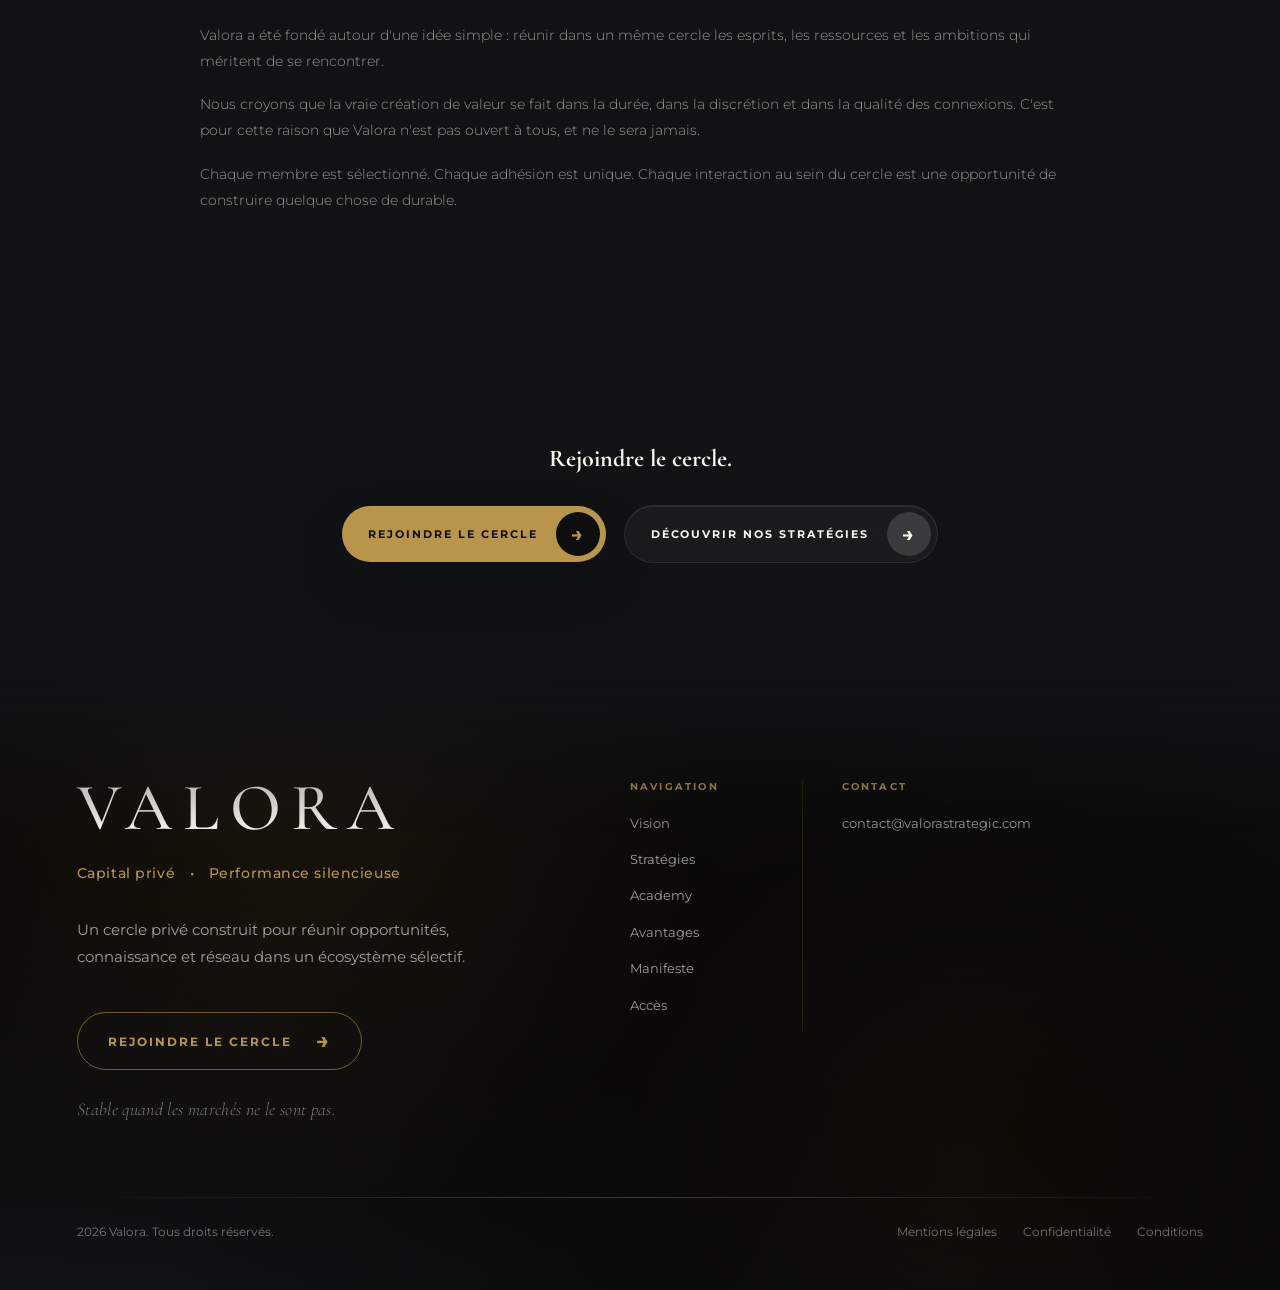
<file: qui-sommes-nous.html>
<!DOCTYPE html>
<html lang="fr">
<head>
  <meta charset="UTF-8" />
  <meta name="viewport" content="width=device-width, initial-scale=1.0" />
  <title>Qui sommes-nous · Valora Cercle Privé</title>
  <meta name="description" content="Valora est fondé par Alexis Delhotal (ex-Société Générale, certifié AMF) et Marie Maille (family office, actifs réels). Un cercle privé construit avec méthode." />
  <link rel="preconnect" href="https://fonts.googleapis.com" />
  <link rel="preconnect" href="https://fonts.gstatic.com" crossorigin />
  <link href="https://fonts.googleapis.com/css2?family=Cormorant+Garamond:ital,wght@0,300;0,400;0,500;0,600;1,300;1,400;1,500&family=Montserrat:wght@300;400;500;600;700&display=swap" rel="stylesheet" />
  <link rel="stylesheet" href="./valora.css" />
</head>
<body class="page-shell">
  <header class="valora-header valora-header--page">
    <div class="brand-left">
      <a href="./index.html" class="brand-logo">VALORA</a>
    </div>

    <nav class="main-nav" id="mainNav">
      <div class="nav-slider" id="navSlider"></div>
      <a href="./qui-sommes-nous.html" class="is-active">Vision</a>
      <a href="./strategies.html">Stratégies</a>
      <a href="./academy.html">Academy</a>
      <a href="./avantages.html">Avantages</a>
      <a href="./manifeste.html">Manifeste</a>
      <a href="./acces.html">Accès</a>
    </nav>

    <a href="./acces.html" class="nav-contact"><span>Rejoindre le cercle</span></a>

    <button class="nav-burger" id="navBurger" aria-label="Ouvrir le menu" aria-expanded="false" aria-controls="mobileMenu">
      <span></span><span></span><span></span>
    </button>
  </header>

  <div class="mobile-menu" id="mobileMenu" role="dialog" aria-modal="true" aria-label="Menu de navigation" hidden>
    <div class="mobile-menu-backdrop" data-close></div>
    <nav class="mobile-menu-panel" aria-label="Navigation mobile">
      <div class="mobile-menu-head">
        <span class="mobile-menu-brand">VALORA</span>
        <button class="mobile-menu-close" id="mobileMenuClose" aria-label="Fermer le menu">&times;</button>
      </div>
      <a href="./qui-sommes-nous.html" data-close>Vision</a>
      <a href="./strategies.html" data-close>Stratégies</a>
      <a href="./academy.html" data-close>Academy</a>
      <a href="./avantages.html" data-close>Avantages</a>
      <a href="./manifeste.html" data-close>Manifeste</a>
      <a href="./acces.html" data-close>Accès</a>
      <a href="./acces.html" class="mobile-menu-cta" data-close>Rejoindre le cercle <span>→</span></a>
    </nav>
  </div>
  <section class="page-hero">
    <span class="page-kicker reveal">Qui sommes-nous</span>
    <h1 class="reveal" data-delay="80">Construits par des personnes<br>qui comprennent.</h1>
    <div class="section-sep reveal" data-delay="140"></div>
    <p class="page-lead reveal" data-delay="180">Deux fondateurs. Une vision commune. Une exécution sans compromis. Valora n'est pas né d'une idée abstraite, mais d'une conviction : les meilleures opportunités ne devraient pas être réservées à une poignée d'initiés.</p>
  </section>
  <section class="valora-team" id="equipe" style="padding-top:clamp(40px,5vw,72px);">
    <div class="team-inner">
      <div class="team-grid">

        <article class="team-card reveal" data-delay="0">
          <div class="team-photo-wrap">
            <img src="./Alexis Delhotal.webp" alt="Alexis Delhotal, Co-fondateur &amp; Directeur Général" class="team-photo" loading="lazy" />
          </div>
          <div class="team-bio">
            <div class="team-meta">
              <h3>Alexis Delhotal</h3>
              <p class="team-title">CO-FONDATEUR &amp; DIRECTEUR GÉNÉRAL</p>
            </div>
            <div class="team-sep"></div>
            <p>Issu de la banque en gestion de patrimoine, Alexis a exercé en tant que conseiller Société Générale auprès d'une clientèle fortunée. Certifié AMF, diplômé de Paris School of Business en Gestion de Patrimoine (Master 2) et co-fondateur de MCaisse, il apporte à Valora une rigueur institutionnelle rare dans l'univers des cercles privés.</p>
            <p>Sa conviction : démocratiser l'accès aux stratégies et opportunités habituellement réservées aux grandes fortunes, sans jamais sacrifier la qualité ni la rigueur.</p>
            <div class="team-tags">
              <span class="team-tag">Gestion de patrimoine</span>
              <span class="team-tag">Certifié AMF</span>
              <span class="team-tag">Banque privée</span>
              <span class="team-tag">Entrepreneuriat</span>
              <span class="team-tag">Paris School of Business</span>
            </div>
          </div>
        </article>

        <article class="team-card reveal" data-delay="120">
          <div class="team-photo-wrap">
            <img src="./Marie Maille.webp" alt="Marie Maille, Co-fondatrice &amp; Directrice des Opérations" class="team-photo" loading="lazy" />
          </div>
          <div class="team-bio">
            <div class="team-meta">
              <h3>Marie Maille</h3>
              <p class="team-title">CO-FONDATRICE &amp; DIRECTRICE DES OPÉRATIONS</p>
            </div>
            <div class="team-sep"></div>
            <p>Analyste en stratégies d'actifs alternatifs au sein d'un family office parisien, Marie possède 8 ans d'expérience dans la structuration de portefeuilles familiaux multi-actifs. Spécialiste des actifs réels et de la diversification patrimoniale, elle pilote chez Valora le développement des pôles Real Assets et Ventures.</p>
            <p>Sa conviction : les meilleures opportunités se construisent dans la durée. Un patrimoine solide repose sur des actifs complémentaires, pas sur une seule classe d'actifs.</p>
            <div class="team-tags">
              <span class="team-tag">Actifs alternatifs</span>
              <span class="team-tag">Family office</span>
              <span class="team-tag">Actifs réels</span>
              <span class="team-tag">Multi-actifs</span>
              <span class="team-tag">Structuration patrimoniale</span>
            </div>
          </div>
        </article>

      </div>
    </div>
  </section>

  <section class="page-section">
    <div class="page-wrap page-prose">
      <h2 class="reveal">Notre vision</h2>
      <div class="section-sep reveal" data-delay="60"></div>
      <p class="reveal" data-delay="100">Valora a été fondé autour d'une idée simple : réunir dans un même cercle les esprits, les ressources et les ambitions qui méritent de se rencontrer.</p>
      <p class="reveal" data-delay="140">Nous croyons que la vraie création de valeur se fait dans la durée, dans la discrétion et dans la qualité des connexions. C'est pour cette raison que Valora n'est pas ouvert à tous, et ne le sera jamais.</p>
      <p class="reveal" data-delay="180">Chaque membre est sélectionné. Chaque adhésion est unique. Chaque interaction au sein du cercle est une opportunité de construire quelque chose de durable.</p>
    </div>
  </section>
  <section class="page-cta">
    <div class="page-wrap">
      <h2 class="reveal">Rejoindre le cercle.</h2>
      <div class="page-cta-actions reveal" data-delay="100">
        <a href="./acces.html" class="btn-primary">Rejoindre le cercle <span>→</span></a>
      <a href="./strategies.html" class="btn-secondary">Découvrir nos stratégies <span>→</span></a>
      </div>
    </div>
  </section>
  <div class="s-bridge s-bridge--dark" aria-hidden="true"></div>
  <footer class="valora-footer" id="footer">
    <div class="footer-inner">
      <div class="footer-main">
        <div class="footer-brand">
          <a href="./index.html" class="footer-logo">VALORA</a>
          <p class="footer-signature">Capital privé <span>•</span> Performance silencieuse</p>
          <p class="footer-text">Un cercle privé construit pour réunir opportunités, connaissance et réseau dans un écosystème sélectif.</p>
          <a href="./acces.html" class="footer-cta">Rejoindre le cercle <span>→</span></a>
          <p class="footer-tagline">Stable quand les marchés ne le sont pas.</p>
        </div>
        <div class="footer-columns">
          <div class="footer-col">
            <h3>Navigation</h3>
            <a href="./qui-sommes-nous.html">Vision</a>
            <a href="./strategies.html">Stratégies</a>
            <a href="./academy.html">Academy</a>
            <a href="./avantages.html">Avantages</a>
            <a href="./manifeste.html">Manifeste</a>
            <a href="./acces.html">Accès</a>
          </div>
          <div class="footer-col">
            <h3>Contact</h3>
            <a href="mailto:contact@valorastrategic.com">contact@valorastrategic.com</a>
          </div>
        </div>
      </div>
      <div class="footer-divider"></div>
      <div class="footer-bottom">
        <p>2026 Valora. Tous droits réservés.</p>
        <div class="footer-legal">
          <a href="#">Mentions légales</a>
          <a href="#">Confidentialité</a>
          <a href="#">Conditions</a>
        </div>
      </div>
    </div>
  </footer>

  <script src="./valora.js" defer></script>
</body>
</html>
</file>
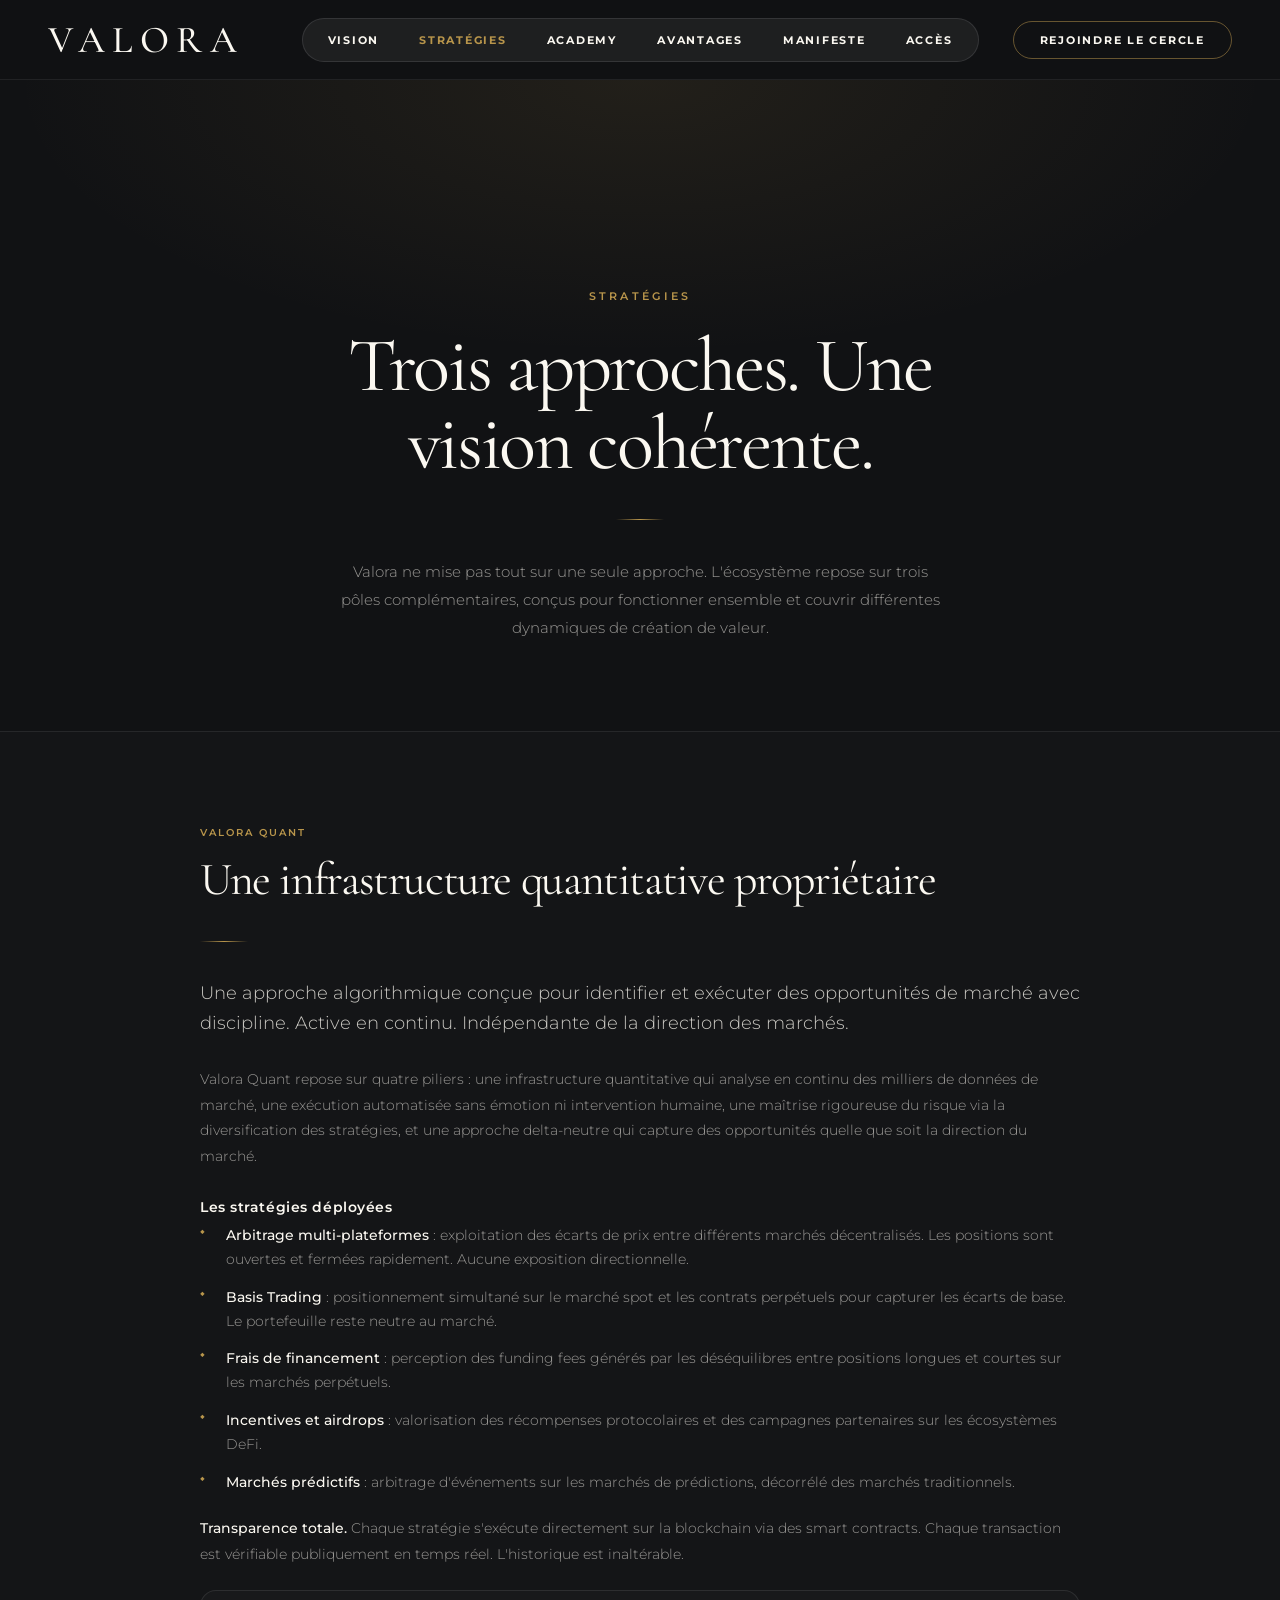
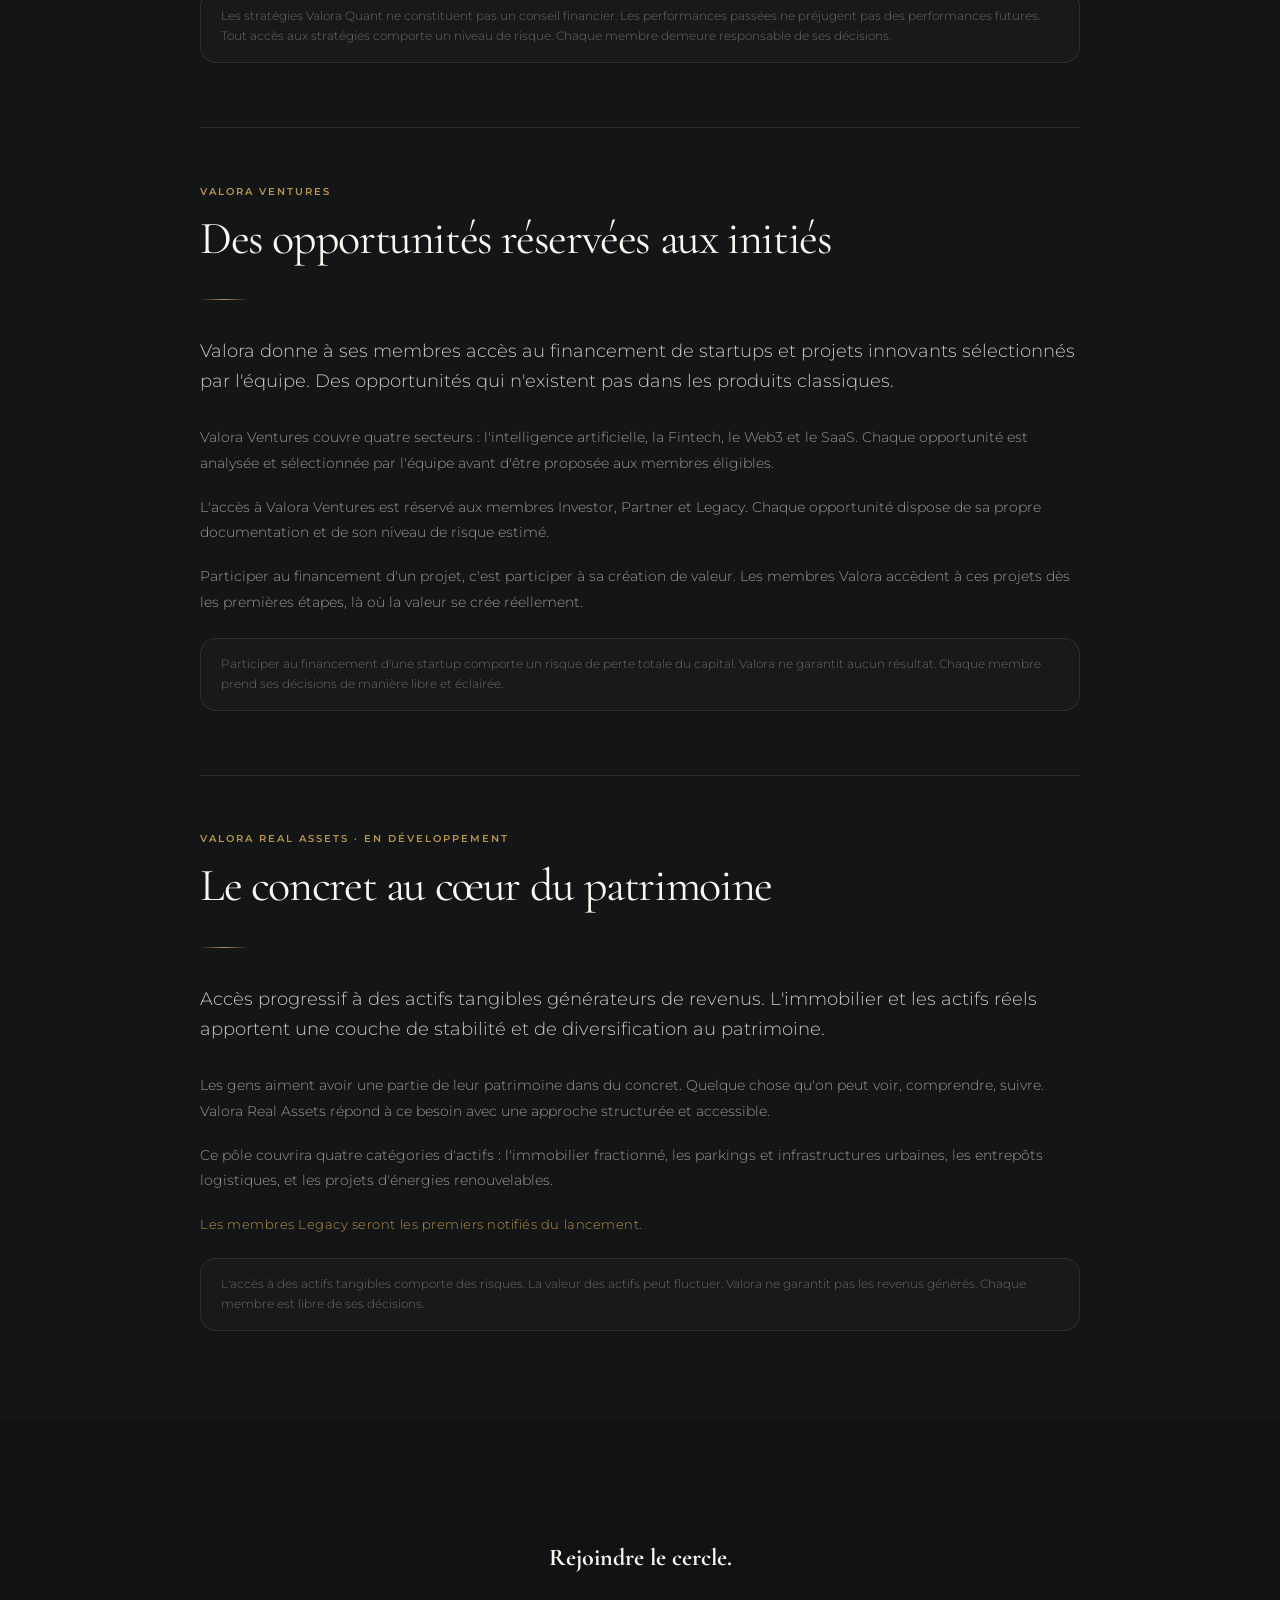
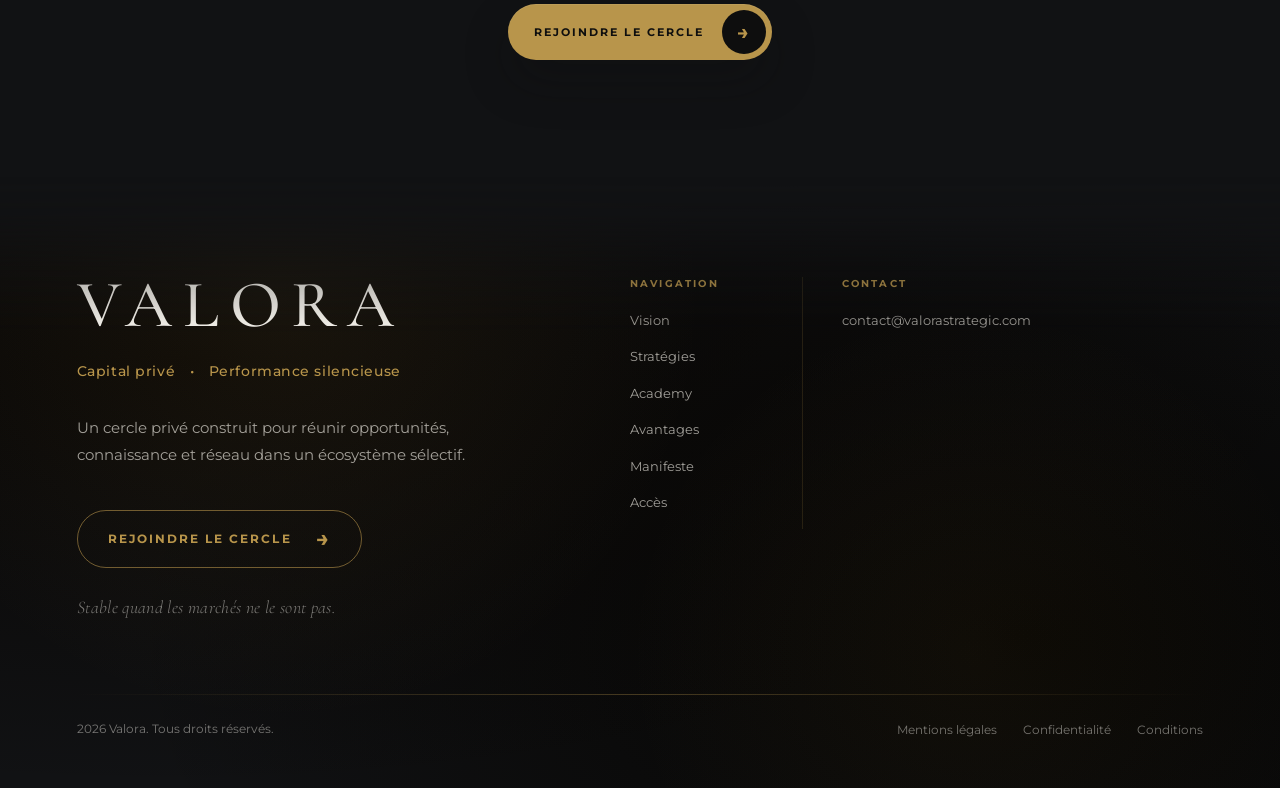
<file: strategies.html>
<!DOCTYPE html>
<html lang="fr">
<head>
  <meta charset="UTF-8" />
  <meta name="viewport" content="width=device-width, initial-scale=1.0" />
  <title>Stratégies · Valora Cercle Privé</title>
  <meta name="description" content="Valora déploie trois approches complémentaires : algorithmes quantitatifs (Valora Quant), financement de projets (Valora Ventures) et actifs réels comme l'immobilier fractionné (Valora Real Assets)." />
  <link rel="preconnect" href="https://fonts.googleapis.com" />
  <link rel="preconnect" href="https://fonts.gstatic.com" crossorigin />
  <link href="https://fonts.googleapis.com/css2?family=Cormorant+Garamond:ital,wght@0,300;0,400;0,500;0,600;1,300;1,400;1,500&family=Montserrat:wght@300;400;500;600;700&display=swap" rel="stylesheet" />
  <link rel="stylesheet" href="./valora.css" />
</head>
<body class="page-shell">
  <header class="valora-header valora-header--page">
    <div class="brand-left">
      <a href="./index.html" class="brand-logo">VALORA</a>
    </div>

    <nav class="main-nav" id="mainNav">
      <div class="nav-slider" id="navSlider"></div>
      <a href="./qui-sommes-nous.html">Vision</a>
      <a href="./strategies.html" class="is-active">Stratégies</a>
      <a href="./academy.html">Academy</a>
      <a href="./avantages.html">Avantages</a>
      <a href="./manifeste.html">Manifeste</a>
      <a href="./acces.html">Accès</a>
    </nav>

    <a href="./acces.html" class="nav-contact"><span>Rejoindre le cercle</span></a>

    <button class="nav-burger" id="navBurger" aria-label="Ouvrir le menu" aria-expanded="false" aria-controls="mobileMenu">
      <span></span><span></span><span></span>
    </button>
  </header>

  <div class="mobile-menu" id="mobileMenu" role="dialog" aria-modal="true" aria-label="Menu de navigation" hidden>
    <div class="mobile-menu-backdrop" data-close></div>
    <nav class="mobile-menu-panel" aria-label="Navigation mobile">
      <div class="mobile-menu-head">
        <span class="mobile-menu-brand">VALORA</span>
        <button class="mobile-menu-close" id="mobileMenuClose" aria-label="Fermer le menu">&times;</button>
      </div>
      <a href="./qui-sommes-nous.html" data-close>Vision</a>
      <a href="./strategies.html" data-close>Stratégies</a>
      <a href="./academy.html" data-close>Academy</a>
      <a href="./avantages.html" data-close>Avantages</a>
      <a href="./manifeste.html" data-close>Manifeste</a>
      <a href="./acces.html" data-close>Accès</a>
      <a href="./acces.html" class="mobile-menu-cta" data-close>Rejoindre le cercle <span>→</span></a>
    </nav>
  </div>
  <section class="page-hero">
    <span class="page-kicker reveal">Stratégies</span>
    <h1 class="reveal" data-delay="80">Trois approches. Une vision cohérente.</h1>
    <div class="section-sep reveal" data-delay="140"></div>
    <p class="page-lead reveal" data-delay="180">Valora ne mise pas tout sur une seule approche. L'écosystème repose sur trois pôles complémentaires, conçus pour fonctionner ensemble et couvrir différentes dynamiques de création de valeur.</p>
  </section>
  <section class="page-section">
    <div class="page-wrap page-prose">

      <div class="page-block pole-block reveal" style="border-top:none;padding-top:0;">
        <span class="pole-status">Valora Quant</span>
        <h2>Une infrastructure quantitative propriétaire</h2>
        <div class="section-sep" style="margin-left:0;"></div>
        <p class="lead">Une approche algorithmique conçue pour identifier et exécuter des opportunités de marché avec discipline. Active en continu. Indépendante de la direction des marchés.</p>
        <p>Valora Quant repose sur quatre piliers : une infrastructure quantitative qui analyse en continu des milliers de données de marché, une exécution automatisée sans émotion ni intervention humaine, une maîtrise rigoureuse du risque via la diversification des stratégies, et une approche delta-neutre qui capture des opportunités quelle que soit la direction du marché.</p>
        <h4 style="margin-top:28px;">Les stratégies déployées</h4>
        <ul class="prose-list">
          <li><strong>Arbitrage multi-plateformes</strong> : exploitation des écarts de prix entre différents marchés décentralisés. Les positions sont ouvertes et fermées rapidement. Aucune exposition directionnelle.</li>
          <li><strong>Basis Trading</strong> : positionnement simultané sur le marché spot et les contrats perpétuels pour capturer les écarts de base. Le portefeuille reste neutre au marché.</li>
          <li><strong>Frais de financement</strong> : perception des funding fees générés par les déséquilibres entre positions longues et courtes sur les marchés perpétuels.</li>
          <li><strong>Incentives et airdrops</strong> : valorisation des récompenses protocolaires et des campagnes partenaires sur les écosystèmes DeFi.</li>
          <li><strong>Marchés prédictifs</strong> : arbitrage d'événements sur les marchés de prédictions, décorrélé des marchés traditionnels.</li>
        </ul>
        <p style="margin-top:22px;"><strong>Transparence totale.</strong> Chaque stratégie s'exécute directement sur la blockchain via des smart contracts. Chaque transaction est vérifiable publiquement en temps réel. L'historique est inaltérable.</p>
        <div class="page-disclaimer">Les stratégies Valora Quant ne constituent pas un conseil financier. Les performances passées ne préjugent pas des performances futures. Tout accès aux stratégies comporte un niveau de risque. Chaque membre demeure responsable de ses décisions.</div>
      </div>

      <div class="page-block pole-block reveal">
        <span class="pole-status">Valora Ventures</span>
        <h2>Des opportunités réservées aux initiés</h2>
        <div class="section-sep" style="margin-left:0;"></div>
        <p class="lead">Valora donne à ses membres accès au financement de startups et projets innovants sélectionnés par l'équipe. Des opportunités qui n'existent pas dans les produits classiques.</p>
        <p>Valora Ventures couvre quatre secteurs : l'intelligence artificielle, la Fintech, le Web3 et le SaaS. Chaque opportunité est analysée et sélectionnée par l'équipe avant d'être proposée aux membres éligibles.</p>
        <p>L'accès à Valora Ventures est réservé aux membres Investor, Partner et Legacy. Chaque opportunité dispose de sa propre documentation et de son niveau de risque estimé.</p>
        <p>Participer au financement d'un projet, c'est participer à sa création de valeur. Les membres Valora accèdent à ces projets dès les premières étapes, là où la valeur se crée réellement.</p>
        <div class="page-disclaimer">Participer au financement d'une startup comporte un risque de perte totale du capital. Valora ne garantit aucun résultat. Chaque membre prend ses décisions de manière libre et éclairée.</div>
      </div>

      <div class="page-block pole-block reveal">
        <span class="pole-status">Valora Real Assets · En développement</span>
        <h2>Le concret au cœur du patrimoine</h2>
        <div class="section-sep" style="margin-left:0;"></div>
        <p class="lead">Accès progressif à des actifs tangibles générateurs de revenus. L'immobilier et les actifs réels apportent une couche de stabilité et de diversification au patrimoine.</p>
        <p>Les gens aiment avoir une partie de leur patrimoine dans du concret. Quelque chose qu'on peut voir, comprendre, suivre. Valora Real Assets répond à ce besoin avec une approche structurée et accessible.</p>
        <p>Ce pôle couvrira quatre catégories d'actifs : l'immobilier fractionné, les parkings et infrastructures urbaines, les entrepôts logistiques, et les projets d'énergies renouvelables.</p>
        <p style="color:var(--gold);font-size:13px;letter-spacing:0.04em;">Les membres Legacy seront les premiers notifiés du lancement.</p>
        <div class="page-disclaimer">L'accès à des actifs tangibles comporte des risques. La valeur des actifs peut fluctuer. Valora ne garantit pas les revenus générés. Chaque membre est libre de ses décisions.</div>
      </div>

    </div>
  </section>
  <section class="page-cta">
    <div class="page-wrap">
      <h2 class="reveal">Rejoindre le cercle.</h2>
      <div class="page-cta-actions reveal" data-delay="100">
        <a href="./acces.html" class="btn-primary">Rejoindre le cercle <span>→</span></a>
      </div>
    </div>
  </section>
  <div class="s-bridge s-bridge--dark" aria-hidden="true"></div>
  <footer class="valora-footer" id="footer">
    <div class="footer-inner">
      <div class="footer-main">
        <div class="footer-brand">
          <a href="./index.html" class="footer-logo">VALORA</a>
          <p class="footer-signature">Capital privé <span>•</span> Performance silencieuse</p>
          <p class="footer-text">Un cercle privé construit pour réunir opportunités, connaissance et réseau dans un écosystème sélectif.</p>
          <a href="./acces.html" class="footer-cta">Rejoindre le cercle <span>→</span></a>
          <p class="footer-tagline">Stable quand les marchés ne le sont pas.</p>
        </div>
        <div class="footer-columns">
          <div class="footer-col">
            <h3>Navigation</h3>
            <a href="./qui-sommes-nous.html">Vision</a>
            <a href="./strategies.html">Stratégies</a>
            <a href="./academy.html">Academy</a>
            <a href="./avantages.html">Avantages</a>
            <a href="./manifeste.html">Manifeste</a>
            <a href="./acces.html">Accès</a>
          </div>
          <div class="footer-col">
            <h3>Contact</h3>
            <a href="mailto:contact@valorastrategic.com">contact@valorastrategic.com</a>
          </div>
        </div>
      </div>
      <div class="footer-divider"></div>
      <div class="footer-bottom">
        <p>2026 Valora. Tous droits réservés.</p>
        <div class="footer-legal">
          <a href="#">Mentions légales</a>
          <a href="#">Confidentialité</a>
          <a href="#">Conditions</a>
        </div>
      </div>
    </div>
  </footer>

  <script src="./valora.js" defer></script>
</body>
</html>
</file>
<file: valora.css>
:root {
      --hero-bg: url("./Hero.webp");
      --footer-bg: url("./Footer.webp");

      --cream: #f5f0e8;
      --cream-light: #fbf8f1;
      --black: #0e0e0e;
      --ink: #171717;
      --muted: #5f5a52;
      --muted-light: rgba(251, 248, 241, 0.62);
      --muted-soft: rgba(251, 248, 241, 0.44);
      --gold: #b8954b;
      --gold-light: rgba(184, 149, 75, 0.22);
      --gold-border: rgba(184, 149, 75, 0.26);
      --border: rgba(14, 14, 14, 0.12);

      --dark-bg: #111214;
      --dark-surface: rgba(255, 255, 255, 0.045);
      --dark-surface-hover: rgba(255, 255, 255, 0.075);
      --dark-border: rgba(255, 255, 255, 0.09);
      --dark-border-hover: rgba(184, 149, 75, 0.32);
      --dark-text: #fbf8f1;
      --dark-muted: rgba(251, 248, 241, 0.58);
      --dark-muted-soft: rgba(251, 248, 241, 0.36);

      --glass-1-bg:     rgba(255, 255, 255, 0.04);
      --glass-1-border: rgba(255, 255, 255, 0.08);
      --glass-2-bg:     rgba(255, 255, 255, 0.07);
      --glass-2-border: rgba(255, 255, 255, 0.13);
      --glass-3-bg:     rgba(255, 255, 255, 0.11);
      --glass-3-border: rgba(255, 255, 255, 0.18);
      --glass-inset:    inset 0 1px 0 rgba(255, 255, 255, 0.07);

      --radius: 16px;
    }

    * {
      box-sizing: border-box;
    }

    html {
      scroll-behavior: smooth;
    }

    body {
      margin: 0;
      font-family: "Montserrat", system-ui, -apple-system, BlinkMacSystemFont, sans-serif;
      background: var(--dark-bg);
      color: var(--dark-text);
      -webkit-font-smoothing: antialiased;
      -moz-osx-font-smoothing: grayscale;
    }

    h1, h2, h3 {
      font-family: "Cormorant Garamond", "Times New Roman", serif;
    }

    .s-bridge {
      display: none;
    }

    /* Séparateur subtil entre sections claires */
    .valora-overview,
    .valora-delta,
    .valora-academy,
    .valora-token,
    .valora-compensation,
    .valora-ecosystem,
    .valora-vision,
    .valora-principles,
    .valora-team,
    .valora-belonging,
    .valora-pricing,
    .valora-ecosystem-pillars {
      box-shadow: none;
    }

    .valora-hero {
      position: relative;
      min-height: 100svh;
      overflow: hidden;
      background: var(--dark-bg);
      isolation: isolate;
      --parallax-y: 0px;
    }

    .valora-hero::before {
      content: "";
      position: absolute;
      inset: -15% 0;
      z-index: -2;
      background-image: var(--hero-bg);
      background-size: 115%;
      background-position: 62% center;
      transform: translate3d(0, var(--parallax-y), 0);
      will-change: transform;
    }

    .valora-hero::after {
      content: "";
      position: absolute;
      inset: 0;
      z-index: -1;
      background:
        linear-gradient(
          to right,
          rgba(17, 18, 20, 0.93) 0%,
          rgba(17, 18, 20, 0.72) 28%,
          rgba(17, 18, 20, 0.22) 52%,
          transparent 72%
        ),
        linear-gradient(
          to bottom,
          rgba(17, 18, 20, 0.38) 0%,
          transparent 18%,
          transparent 72%,
          rgba(17, 18, 20, 0.62) 100%
        );
      pointer-events: none;
    }

    /* Header */

    .valora-header {
      height: 80px;
      padding: 0 48px;
      display: grid;
      grid-template-columns: 1fr auto 1fr;
      align-items: center;
      gap: 32px;
      background: rgba(17, 18, 20, 0.88);
      border-bottom: 1px solid rgba(255, 255, 255, 0.07);
      backdrop-filter: blur(24px);
      -webkit-backdrop-filter: blur(24px);
      position: sticky;
      top: 0;
      z-index: 100;
      transition:
        background 0.38s ease,
        border-color 0.38s ease,
        backdrop-filter 0.38s ease;
    }

    .valora-header.nav-transparent {
      background: transparent;
      border-bottom-color: transparent;
      backdrop-filter: none;
      -webkit-backdrop-filter: none;
    }

    .valora-header.nav-transparent .brand-logo {
      color: var(--cream-light);
    }

    .valora-header.nav-transparent .main-nav {
      background: rgba(255, 255, 255, 0.10);
      border-color: rgba(255, 255, 255, 0.22);
    }

    .valora-header.nav-transparent .nav-contact {
      color: var(--cream-light);
      border-color: rgba(184, 149, 75, 0.70);
    }

    .brand-left {
      display: flex;
      align-items: center;
      justify-self: start;
    }

    .brand-logo {
      font-family: "Cormorant Garamond", "Times New Roman", serif;
      font-size: 38px;
      line-height: 1;
      letter-spacing: 0.20em;
      font-weight: 500;
      color: var(--dark-text);
      text-decoration: none;
    }

    .brand-separator {
      width: 1px;
      height: 36px;
      background: rgba(184, 149, 75, 0.38);
    }

    .brand-signature {
      margin: 0;
      color: var(--gold);
      font-size: 13px;
      font-weight: 500;
      letter-spacing: 0.02em;
      white-space: nowrap;
    }

    .brand-signature span {
      margin: 0 7px;
    }

    /* Pill nav with sliding indicator */
    .main-nav {
      position: relative;
      display: flex;
      align-items: center;
      justify-content: center;
      border: 1.5px solid rgba(255, 255, 255, 0.10);
      border-radius: 999px;
      padding: 5px;
      background: rgba(255, 255, 255, 0.06);
    }

    .nav-slider {
      position: absolute;
      top: 5px;
      bottom: 5px;
      border-radius: 999px;
      background: rgba(255, 255, 255, 0.12);
      pointer-events: none;
      opacity: 0;
      z-index: 0;
      transition:
        left 0.30s cubic-bezier(0.22, 0.6, 0.36, 1),
        width 0.30s cubic-bezier(0.22, 0.6, 0.36, 1),
        opacity 0.18s ease;
    }

    .main-nav a {
      position: relative;
      z-index: 1;
      color: rgba(251, 248, 241, 0.82);
      text-decoration: none;
      font-size: 11px;
      font-weight: 700;
      text-transform: uppercase;
      letter-spacing: 0.16em;
      white-space: nowrap;
      padding: 9px 20px;
      border-radius: 999px;
    }

    .main-nav a::after {
      display: none;
    }

    /* Contact CTA pill */
    .nav-contact {
      justify-self: end;
      position: relative;
      display: inline-flex;
      align-items: center;
      color: var(--dark-text);
      text-decoration: none;
      font-size: 11px;
      font-weight: 700;
      text-transform: uppercase;
      letter-spacing: 0.16em;
      white-space: nowrap;
      padding: 11px 26px;
      border-radius: 999px;
      border: 1.5px solid rgba(184, 149, 75, 0.52);
      background: transparent;
      overflow: hidden;
      transition: color 0.26s ease, border-color 0.26s ease;
    }

    .nav-contact::before {
      content: "";
      position: absolute;
      inset: 0;
      border-radius: inherit;
      background: var(--gold);
      transform: scaleX(0);
      transform-origin: left center;
      transition: transform 0.28s cubic-bezier(0.22, 0.6, 0.36, 1);
    }

    .nav-contact::after {
      display: none;
    }

    .nav-contact:hover {
      color: var(--black);
      border-color: var(--gold);
    }

    .nav-contact:hover::before {
      transform: scaleX(1);
    }

    .nav-contact span {
      position: relative;
      z-index: 1;
    }

    /* Hero content */

    .hero-inner {
      min-height: 100svh;
      display: flex;
      flex-direction: column;
      align-items: flex-start;
      justify-content: center;
      text-align: left;
      padding: clamp(100px, 10vw, 140px) 6vw 72px;
    }

    .hero-content {
      width: min(640px, 48%);
      display: flex;
      flex-direction: column;
      align-items: flex-start;
      padding-top: 18px;
    }

    .hero-monogram {
      width: 70px;
      height: 70px;
      margin-bottom: 42px;
      display: grid;
      place-items: center;
      border: 1px solid rgba(184, 149, 75, 0.64);
      border-radius: 50%;
      color: var(--gold);
      font-family: "Cormorant Garamond", "Times New Roman", serif;
      font-size: 44px;
      font-weight: 500;
      line-height: 1;
      position: relative;
    }

    .hero-monogram::after {
      content: "";
      position: absolute;
      bottom: -7px;
      width: 6px;
      height: 6px;
      background: var(--gold);
      transform: rotate(45deg);
    }

    .hero-content h1 {
      margin: 0;
      color: var(--cream-light);
      font-family: "Cormorant Garamond", "Times New Roman", serif;
      font-size: clamp(68px, 7vw, 118px);
      line-height: 0.86;
      font-weight: 400;
      letter-spacing: -0.04em;
    }

    .hero-line {
      width: 78px;
      height: 2px;
      margin: 42px auto 34px;
      background: var(--gold);
    }

    .hero-content p {
      margin: clamp(28px, 3vw, 44px) 0 0;
      color: rgba(251, 248, 241, 0.72);
      font-size: clamp(16px, 1.25vw, 20px);
      line-height: 1.72;
      font-weight: 300;
      letter-spacing: 0.06em;
    }

    .hero-actions {
      display: flex;
      align-items: center;
      justify-content: flex-start;
      gap: 28px;
      margin-top: 58px;
    }

    /* ---- Pill buttons avec cercle flèche (style Halo) ---- */
    .btn-primary,
    .btn-secondary {
      display: inline-flex;
      align-items: center;
      gap: 18px;
      text-decoration: none;
      font-size: 11px;
      font-weight: 700;
      letter-spacing: 0.18em;
      text-transform: uppercase;
      padding: 6px 6px 6px 26px;
      border-radius: 999px;
      border: none;
      white-space: nowrap;
      transition: transform 0.22s ease, background 0.22s ease, box-shadow 0.22s ease;
    }

    .btn-primary {
      background: var(--gold);
      color: var(--black);
      box-shadow: var(--glass-inset), 0 16px 40px rgba(184, 149, 75, 0.22);
    }

    .btn-primary span {
      width: 44px;
      height: 44px;
      background: var(--black);
      color: var(--gold);
      border-radius: 50%;
      display: flex;
      align-items: center;
      justify-content: center;
      font-size: 20px;
      line-height: 1;
      transform: none;
      flex-shrink: 0;
      transition: background 0.22s ease;
    }

    .btn-secondary {
      background: rgba(255, 255, 255, 0.08);
      border: 1px solid var(--glass-1-border);
      color: var(--cream-light);
      backdrop-filter: blur(12px);
      -webkit-backdrop-filter: blur(12px);
      box-shadow: var(--glass-inset);
    }

    .btn-secondary span {
      width: 44px;
      height: 44px;
      background: rgba(255, 255, 255, 0.14);
      color: var(--cream-light);
      border-radius: 50%;
      display: flex;
      align-items: center;
      justify-content: center;
      font-size: 20px;
      line-height: 1;
      transform: none;
      flex-shrink: 0;
      transition: background 0.22s ease;
    }

    .btn-primary:hover {
      background: rgba(184, 149, 75, 0.88);
      transform: translateY(-2px);
      box-shadow: var(--glass-inset), 0 22px 50px rgba(184, 149, 75, 0.28);
    }

    .btn-secondary:hover {
      background: rgba(255, 255, 255, 0.12);
      transform: translateY(-2px);
    }

    .btn-primary:hover span {
      background: rgba(14, 14, 14, 0.90);
    }

    .btn-secondary:hover span {
      background: rgba(255, 255, 255, 0.20);
    }

    /* Responsive */

    @media (max-width: 1100px) {
      .valora-header {
        grid-template-columns: auto auto;
        justify-content: space-between;
        gap: 0;
      }

      .main-nav {
        display: none;
      }

      .nav-contact {
        justify-self: auto;
      }
    }

    @media (max-width: 760px) {
      .valora-header {
        height: 74px;
        padding: 0 22px;
      }

      .brand-logo {
        font-size: 30px;
      }

      .brand-separator,
      .brand-signature,
      .nav-contact {
        display: none;
      }

      .valora-hero::before,
      .valora-hero::after {
        inset: 82px 0 0;
      }

      .valora-hero::before {
        background-image:
          linear-gradient(
            180deg,
            rgba(17, 18, 20, 0.96) 0%,
            rgba(17, 18, 20, 0.82) 55%,
            rgba(17, 18, 20, 0.50) 100%
          ),
          var(--hero-bg);
        background-size: 200%;
        background-position: 62% center;
      }

      .hero-inner {
        min-height: calc(100svh - 82px);
        padding: 52px 24px 44px;
        align-items: flex-start;
      }

      .hero-content {
        width: 100%;
      }

      .hero-monogram {
        width: 58px;
        height: 58px;
        margin-bottom: 34px;
        font-size: 36px;
      }

      .hero-content h1 {
        font-size: clamp(62px, 18vw, 84px);
      }

      .hero-content p {
        font-size: clamp(14px, 3.8vw, 17px);
        letter-spacing: 0.02em;
      }

      .hero-actions {
        flex-direction: column;
        align-items: stretch;
        gap: 14px;
        margin-top: 42px;
      }

      .btn-primary,
      .btn-secondary {
        width: 100%;
        min-width: 0;
        height: 58px;
        font-size: 11px;
      }
    }

    /* ============================================================
       02 VALORA EN UN COUP D'ŒIL
    ============================================================ */

    .valora-overview {
      position: relative;
      min-height: 100svh;
      padding: clamp(44px, 4vw, 62px) clamp(32px, 4.5vw, 72px);
      display: flex;
      align-items: center;
      overflow: hidden;
      background: var(--dark-bg);
      isolation: isolate;
    }

    .valora-overview::before {
      content: "";
      position: absolute;
      inset: 0;
      z-index: -2;
      background-image:
        linear-gradient(
          90deg,
          rgba(17, 18, 20, 0.92) 0%,
          rgba(17, 18, 20, 0.75) 45%,
          rgba(17, 18, 20, 0.40) 100%
        ),
        url("./Valora en un coup d'œil.webp");
      background-size: 100% auto;
      background-position: center center;
      background-repeat: no-repeat;
    }

    .valora-overview::after {
      content: "";
      position: absolute;
      inset: 0;
      z-index: -1;
      background:
        radial-gradient(circle at 18% 12%, rgba(255, 255, 255, 0.03), transparent 32%),
        radial-gradient(circle at 82% 78%, rgba(184, 149, 75, 0.09), transparent 34%);
      pointer-events: none;
    }

    .overview-inner {
      width: min(1420px, 100%);
      margin: 0 auto;
    }

    .overview-heading {
      display: flex;
      flex-direction: column;
      align-items: center;
      text-align: center;
      margin-bottom: clamp(42px, 5vw, 68px);
    }

    .section-kicker {
      display: inline-flex;
      align-items: center;
      gap: 14px;
      margin-bottom: 28px;
      color: var(--gold);
      font-size: 11px;
      font-weight: 600;
      letter-spacing: 0.32em;
      text-transform: uppercase;
    }

    .section-kicker::before {
      content: "";
      width: 52px;
      height: 1px;
      background: var(--gold);
      flex-shrink: 0;
    }

    .overview-heading h2 {
      margin: 0;
      max-width: 720px;
      color: var(--dark-text);
      font-family: "Cormorant Garamond", "Times New Roman", serif;
      font-size: clamp(36px, 3.8vw, 62px);
      line-height: 1.08;
      font-weight: 400;
      letter-spacing: -0.04em;
    }

    .overview-heading p {
      margin: 0 auto;
      max-width: 560px;
      color: var(--dark-muted);
      font-size: clamp(15px, 1.1vw, 18px);
      line-height: 1.8;
      font-weight: 300;
      letter-spacing: 0.03em;
    }

    .overview-grid {
      display: grid;
      grid-template-columns: repeat(4, 1fr);
      gap: 14px;
    }

    .overview-card {
      min-height: 210px;
      padding: 30px 28px;
      border: 1px solid var(--dark-border);
      border-radius: 30px;
      background: var(--dark-surface);
      backdrop-filter: blur(18px);
      box-shadow: 0 28px 80px rgba(0, 0, 0, 0.30);
      display: flex;
      flex-direction: column;
      justify-content: flex-end;
      transition:
        transform 0.28s ease,
        box-shadow 0.28s ease,
        border-color 0.28s ease;
    }

    .overview-card:hover {
      transform: translateY(-8px);
      border-color: rgba(184, 149, 75, 0.42);
      box-shadow: 0 0 0 1px rgba(184, 149, 75, 0.28), 0 34px 90px rgba(0, 0, 0, 0.45);
    }

    .overview-card.featured {
      background:
        linear-gradient(
          180deg,
          rgba(17, 18, 20, 0.35) 0%,
          rgba(17, 18, 20, 0.82) 60%,
          rgba(17, 18, 20, 0.96) 100%
        ),
        url("./Valora en un coup d'œil.webp");
      background-size: cover;
      background-position: center;
      color: var(--cream-light);
      border-color: rgba(184, 149, 75, 0.38);
    }

    .card-index {
      width: 46px;
      height: 46px;
      margin-bottom: auto;
      border-radius: 50%;
      display: grid;
      place-items: center;
      color: var(--gold);
      font-family: "Cormorant Garamond", "Times New Roman", serif;
      font-size: 25px;
      font-weight: 600;
      border: 1px solid rgba(184, 149, 75, 0.34);
      background: rgba(255, 255, 255, 0.06);
    }

    .overview-card.featured .card-index {
      background: rgba(184, 149, 75, 0.12);
    }

    .overview-card h3 {
      margin: 34px 0 0;
      color: inherit;
      font-family: "Cormorant Garamond", "Times New Roman", serif;
      font-size: clamp(31px, 2.6vw, 44px);
      line-height: 0.95;
      font-weight: 600;
      letter-spacing: -0.035em;
    }

    .overview-card p {
      margin: 18px 0 0;
      color: var(--dark-muted);
      font-size: 14px;
      line-height: 1.7;
    }

    .overview-card.featured p {
      color: rgba(251, 248, 241, 0.68);
    }

    .overview-bottom {
      margin-top: 18px;
      padding: 24px 30px;
      display: grid;
      grid-template-columns: repeat(3, 1fr);
      gap: 22px;
      border: 1px solid var(--dark-border);
      border-radius: 28px;
      background: var(--dark-surface);
      backdrop-filter: blur(18px);
      box-shadow: 0 16px 50px rgba(0, 0, 0, 0.25);
    }

    .overview-bottom div {
      position: relative;
      padding-left: 24px;
    }

    .overview-bottom div::before {
      content: "";
      position: absolute;
      left: 0;
      top: 6px;
      width: 7px;
      height: 7px;
      border-radius: 50%;
      background: var(--gold);
    }

    .overview-bottom strong {
      display: block;
      margin-bottom: 6px;
      color: var(--dark-text);
      font-size: 14px;
      font-weight: 700;
      letter-spacing: 0.04em;
    }

    .overview-bottom span {
      color: var(--dark-muted);
      font-size: 13px;
      line-height: 1.5;
    }

    @media (max-width: 1180px) {
      .overview-heading {
        grid-template-columns: 1fr;
        gap: 24px;
      }

      .overview-grid {
        grid-template-columns: repeat(2, 1fr);
      }

      .overview-card {
        min-height: 270px;
      }
    }

    @media (max-width: 760px) {
      .valora-overview {
        min-height: auto;
        padding: 72px 22px;
      }

      .overview-heading h2 {
        font-size: clamp(48px, 15vw, 68px);
      }

      .overview-heading p {
        font-size: 16px;
      }

      .overview-grid,
      .overview-bottom {
        grid-template-columns: 1fr;
      }

      .overview-card {
        min-height: 240px;
        padding: 26px 24px;
        border-radius: var(--radius);
      }

      .overview-bottom {
        padding: 24px;
      }
    }

    /* ============================================================
       03 STRATÉGIES DELTA-NEUTRES
    ============================================================ */

    .valora-delta {
      position: relative;
      padding: clamp(60px, 5.5vw, 88px) clamp(32px, 4.5vw, 72px);
      background: var(--dark-bg);
      isolation: isolate;
    }

    .valora-delta::after {
      content: "";
      position: absolute;
      inset: 0;
      z-index: -1;
      background: radial-gradient(ellipse 70% 50% at 50% 0%, rgba(184, 149, 75, 0.04), transparent 70%);
      pointer-events: none;
    }

    .delta-inner {
      width: min(1280px, 100%);
      margin: 0 auto;
      display: flex;
      flex-direction: column;
      gap: clamp(36px, 3.5vw, 52px);
    }

    /* Kicker line under section-kicker */
    .delta-kicker-line {
      width: 32px;
      height: 2px;
      background: var(--gold);
      margin-top: 12px;
    }

    .delta-top {
      display: flex;
      flex-direction: column;
      align-items: center;
      text-align: center;
      gap: clamp(28px, 3vw, 44px);
    }

    .delta-heading {
      width: 100%;
      max-width: 760px;
      display: flex;
      flex-direction: column;
      align-items: center;
      text-align: center;
    }

    .delta-heading h2 {
      margin: 0;
      color: var(--dark-text);
      font-family: "Cormorant Garamond", "Times New Roman", serif;
      font-size: clamp(32px, 3.6vw, 54px);
      line-height: 1.12;
      font-weight: 400;
      letter-spacing: -0.04em;
    }

    .delta-heading-sep {
      width: 32px;
      height: 2px;
      background: var(--gold);
      margin: 22px 0;
    }

    .delta-heading p {
      max-width: 520px;
      margin: 0 auto;
      color: var(--dark-muted);
      font-size: clamp(14px, 1.05vw, 16.5px);
      line-height: 1.88;
      font-weight: 400;
    }

    .delta-heading p strong {
      color: var(--dark-text);
      font-weight: 700;
    }

    /* Transparency card */
    .delta-transparency-card {
      max-width: 520px;
      width: 100%;
      border: 1px solid var(--glass-2-border);
      border-radius: 20px;
      background: var(--glass-2-bg);
      backdrop-filter: blur(18px);
      -webkit-backdrop-filter: blur(18px);
      box-shadow: var(--glass-inset), 0 24px 60px rgba(0, 0, 0, 0.32);
      padding: clamp(32px, 3vw, 48px) clamp(28px, 2.5vw, 40px);
      text-align: center;
      display: flex;
      flex-direction: column;
      align-items: center;
      gap: 14px;
    }

    .delta-shield {
      color: var(--gold);
      display: flex;
      align-items: center;
      justify-content: center;
    }

    .delta-shield svg {
      width: 46px;
      height: 46px;
    }

    .delta-transparency-card h3 {
      margin: 0;
      color: var(--dark-text);
      font-family: "Cormorant Garamond", serif;
      font-size: clamp(19px, 1.5vw, 23px);
      font-weight: 500;
      letter-spacing: -0.02em;
      line-height: 1.2;
    }

    .delta-transparency-card p {
      margin: 0;
      color: var(--dark-muted);
      font-size: 13.5px;
      line-height: 1.80;
    }

    /* 5 strategy cards */
    .delta-strategies {
      display: grid;
      grid-template-columns: repeat(5, 1fr);
      gap: 14px;
    }

    .strategy-card {
      background: var(--glass-1-bg);
      border: 1px solid var(--glass-1-border);
      border-radius: 18px;
      padding: 32px 18px 28px;
      display: flex;
      flex-direction: column;
      align-items: center;
      text-align: center;
      backdrop-filter: blur(10px);
      -webkit-backdrop-filter: blur(10px);
      box-shadow: var(--glass-inset), 0 16px 40px rgba(0, 0, 0, 0.28);
      transition: transform 0.26s ease, border-color 0.26s ease, box-shadow 0.26s ease;
    }

    .strategy-card:hover {
      transform: translateY(-5px);
      border-color: rgba(184, 149, 75, 0.34);
      box-shadow: var(--glass-inset), 0 0 0 1px rgba(184, 149, 75, 0.28), 0 20px 52px rgba(0, 0, 0, 0.40);
    }

    .strategy-icon-circle {
      width: 80px;
      height: 80px;
      border-radius: 50%;
      background: rgba(255, 255, 255, 0.06);
      border: 2px solid rgba(184, 149, 75, 0.30);
      display: flex;
      align-items: center;
      justify-content: center;
      margin-bottom: 18px;
      flex-shrink: 0;
    }

    .strategy-icon-circle svg {
      width: 30px;
      height: 30px;
      color: var(--gold);
    }

    .strategy-sep {
      width: 20px;
      height: 1px;
      background: rgba(184, 149, 75, 0.38);
      margin-bottom: 14px;
    }

    .strategy-card h4 {
      margin: 0 0 10px;
      color: var(--dark-text);
      font-size: 11px;
      font-weight: 700;
      letter-spacing: 0.14em;
      text-transform: uppercase;
    }

    .strategy-card p {
      margin: 0;
      color: var(--dark-muted);
      font-size: 12.5px;
      line-height: 1.68;
    }

    /* Bottom performance bar */
    .delta-bottom-bar {
      display: grid;
      grid-template-columns: auto auto 1fr auto;
      gap: 20px;
      align-items: center;
      border: 1px solid var(--glass-2-border);
      border-radius: 16px;
      background: var(--glass-2-bg);
      backdrop-filter: blur(18px);
      -webkit-backdrop-filter: blur(18px);
      box-shadow: var(--glass-inset), 0 24px 60px rgba(0, 0, 0, 0.32);
      padding: clamp(20px, 2vw, 28px) clamp(24px, 2.5vw, 36px);
    }

    .delta-bar-icon {
      color: var(--gold);
      opacity: 0.78;
      display: flex;
      align-items: center;
    }

    .delta-bar-icon svg {
      width: 34px;
      height: 34px;
    }

    .delta-bar-sep {
      width: 1px;
      height: 38px;
      background: rgba(184, 149, 75, 0.22);
    }

    .delta-bar-text {
      padding-left: 8px;
      color: var(--dark-muted);
      font-size: 13.5px;
      line-height: 1.72;
      margin: 0;
    }

    .delta-bar-objective {
      display: flex;
      align-items: baseline;
      gap: 7px;
      white-space: nowrap;
    }

    .delta-bar-label {
      color: var(--dark-muted);
      font-size: 13px;
    }

    .delta-bar-value {
      font-family: "Cormorant Garamond", serif;
      font-size: clamp(36px, 3.2vw, 54px);
      font-weight: 500;
      color: var(--gold);
      letter-spacing: -0.03em;
      line-height: 1;
    }

    .delta-bar-suffix {
      color: var(--dark-muted);
      font-size: 13px;
    }

    @media (max-width: 1180px) {
      .delta-top {
        grid-template-columns: 1fr 280px;
      }

      .delta-strategies {
        grid-template-columns: repeat(3, 1fr);
      }
    }

    @media (max-width: 900px) {
      .delta-top {
        grid-template-columns: 1fr;
      }

      .delta-strategies {
        grid-template-columns: repeat(2, 1fr);
      }

      .delta-bottom-bar {
        grid-template-columns: auto auto 1fr;
        row-gap: 14px;
      }

      .delta-bar-objective {
        grid-column: 1 / -1;
      }
    }

    @media (max-width: 820px) {
      .valora-delta {
        padding: 64px 22px;
      }

      .delta-heading h2 {
        font-size: clamp(44px, 13vw, 62px);
      }

      .delta-strategies {
        grid-template-columns: 1fr 1fr;
        gap: 12px;
      }

      .delta-bottom-bar {
        grid-template-columns: 1fr;
        text-align: center;
        gap: 16px;
      }

      .delta-bar-sep { display: none; }
      .delta-bar-icon { justify-content: center; }
      .delta-bar-objective { justify-content: center; }
    }

    /* ============================================================
       04 VALORA ACADEMY
    ============================================================ */

    .valora-academy {
      position: relative;
      background: var(--dark-bg);
      overflow: hidden;
      isolation: isolate;
    }

    .valora-academy::before {
      content: "";
      position: absolute;
      inset: 0;
      z-index: -2;
      background-image:
        linear-gradient(
          90deg,
          rgba(17, 18, 20, 0.95) 0%,
          rgba(17, 18, 20, 0.82) 36%,
          rgba(17, 18, 20, 0.45) 60%,
          rgba(17, 18, 20, 0.08) 82%
        ),
        url("./Valora Academy.webp");
      background-size: cover;
      background-position: center right;
      background-repeat: no-repeat;
    }

    .valora-academy::after {
      content: "";
      position: absolute;
      inset: 0;
      z-index: -1;
      background:
        linear-gradient(180deg,
          transparent 55%,
          rgba(17, 18, 20, 0.75) 78%,
          rgba(17, 18, 20, 0.97) 100%
        );
      pointer-events: none;
    }

    /* Hero area */
    .academy-hero {
      position: relative;
      min-height: 62vh;
      padding: clamp(56px, 5.5vw, 86px) clamp(32px, 4.5vw, 72px);
      display: flex;
      align-items: flex-start;
    }

    .academy-hero-inner {
      width: min(760px, 90%);
      margin: 0 auto;
      display: flex;
      flex-direction: column;
      align-items: center;
      text-align: center;
      position: relative;
      z-index: 1;
    }

    .academy-monogram {
      width: 68px;
      height: 68px;
      border-radius: 50%;
      border: 1px solid rgba(184, 149, 75, 0.60);
      display: grid;
      place-items: center;
      color: var(--gold);
      font-family: "Cormorant Garamond", "Times New Roman", serif;
      font-size: 36px;
      font-weight: 400;
      line-height: 1;
      margin-bottom: 36px;
      position: relative;
      flex-shrink: 0;
    }

    .academy-monogram::after {
      content: "";
      position: absolute;
      bottom: -7px;
      width: 6px;
      height: 6px;
      background: var(--gold);
      transform: rotate(45deg);
    }

    .academy-hero-inner h2 {
      margin: 0;
      color: var(--dark-text);
      font-family: "Cormorant Garamond", "Times New Roman", serif;
      font-size: clamp(26px, 2.8vw, 44px);
      line-height: 1.08;
      font-weight: 400;
      letter-spacing: -0.04em;
      white-space: nowrap;
    }

    .academy-hero-sep {
      width: 44px;
      height: 2px;
      background: var(--gold);
      margin: 28px 0 24px;
      flex-shrink: 0;
    }

    .academy-hero-inner p {
      margin: 0;
      color: var(--dark-muted);
      font-size: clamp(14px, 1.1vw, 17px);
      line-height: 1.84;
      font-weight: 300;
      max-width: 520px;
    }

    .academy-hero-cta {
      display: inline-flex;
      align-items: center;
      gap: 18px;
      margin-top: 40px;
      padding: 6px 6px 6px 26px;
      background: var(--gold);
      color: var(--black);
      text-decoration: none;
      font-size: 11px;
      font-weight: 700;
      letter-spacing: 0.18em;
      text-transform: uppercase;
      flex-shrink: 0;
      transition: transform 0.22s ease, background 0.22s ease;
    }

    .academy-hero-cta:hover {
      transform: translateY(-2px);
      background: rgba(184, 149, 75, 0.85);
    }

    .academy-hero-cta span {
      width: 40px;
      height: 40px;
      background: var(--black);
      color: var(--gold);
      border-radius: 50%;
      display: flex;
      align-items: center;
      justify-content: center;
      font-size: 18px;
      line-height: 1;
      flex-shrink: 0;
    }

    /* 3-card module row */
    .academy-cards-row {
      padding: 0 clamp(32px, 4.5vw, 72px) clamp(48px, 4.5vw, 68px);
    }

    .academy-cards-inner {
      width: min(900px, 100%);
      margin: 0 auto;
      display: grid;
      grid-template-columns: repeat(2, 1fr);
      gap: 18px;
    }

    .academy-module-card {
      background: var(--glass-1-bg);
      border: 1px solid var(--glass-1-border);
      border-radius: 4px;
      padding: clamp(28px, 3vw, 44px) clamp(24px, 2.5vw, 38px);
      display: flex;
      align-items: flex-start;
      gap: 24px;
      backdrop-filter: blur(10px);
      -webkit-backdrop-filter: blur(10px);
      box-shadow: var(--glass-inset), 0 16px 40px rgba(0, 0, 0, 0.28);
      transition: border-color 0.26s ease, box-shadow 0.26s ease;
    }

    .academy-module-card:hover {
      border-color: rgba(184, 149, 75, 0.34);
      box-shadow: var(--glass-inset), 0 0 0 1px rgba(184, 149, 75, 0.28), 0 20px 52px rgba(0, 0, 0, 0.40);
    }

    .module-icon-wrap {
      width: 76px;
      height: 76px;
      border-radius: 50%;
      border: 1.5px solid rgba(184, 149, 75, 0.44);
      display: grid;
      place-items: center;
      color: var(--gold);
      flex-shrink: 0;
    }

    .module-icon-wrap svg {
      width: 36px;
      height: 36px;
    }

    .module-body {
      flex: 1;
      display: flex;
      flex-direction: column;
      padding-top: 4px;
    }

    .module-body h4 {
      margin: 0 0 12px;
      color: var(--dark-text);
      font-size: 11px;
      font-weight: 700;
      letter-spacing: 0.18em;
      text-transform: uppercase;
      line-height: 1.35;
    }

    .module-body-sep {
      width: 28px;
      height: 2px;
      background: var(--gold);
      margin-bottom: 18px;
      flex-shrink: 0;
    }

    .module-body p {
      margin: 0;
      color: var(--dark-muted);
      font-size: clamp(13px, 1vw, 14.5px);
      line-height: 1.75;
      font-weight: 300;
    }

    .module-explore {
      display: inline-flex;
      align-items: center;
      gap: 9px;
      margin-top: 24px;
      color: var(--gold);
      text-decoration: none;
      font-size: 10px;
      font-weight: 700;
      letter-spacing: 0.18em;
      text-transform: uppercase;
      transition: gap 0.22s ease;
    }

    .module-explore:hover {
      gap: 15px;
    }

    .module-explore span {
      font-size: 14px;
      line-height: 1;
    }

    @media (max-width: 1100px) {
      .academy-hero-inner {
        width: min(640px, 72%);
      }
    }

    @media (max-width: 820px) {
      .academy-hero {
        min-height: auto;
        padding: 60px 22px;
      }

      .academy-hero-inner {
        width: 100%;
      }

      .academy-hero-inner h2 {
        font-size: clamp(58px, 16vw, 82px);
      }

      .academy-hero::before {
        background-image:
          linear-gradient(
            180deg,
            rgba(17, 18, 20, 0.97) 0%,
            rgba(17, 18, 20, 0.92) 55%,
            rgba(17, 18, 20, 0.76) 100%
          ),
          url("./Valora Academy.webp");
        background-position: center center;
      }

      .academy-cards-row {
        padding: 0 22px 56px;
      }

      .academy-cards-inner {
        grid-template-columns: 1fr;
        gap: 14px;
      }
    }

    /* ============================================================
       05 TOKEN $VLRA
    ============================================================ */

    .valora-token {
      position: relative;
      background: var(--dark-bg);
      overflow: hidden;
      isolation: isolate;
    }

    .valora-token::before {
      content: "";
      position: absolute;
      inset: 0;
      z-index: -2;
      background-image:
        linear-gradient(90deg,
          rgba(17, 18, 20, 0.95) 0%,
          rgba(17, 18, 20, 0.82) 36%,
          rgba(17, 18, 20, 0.40) 60%,
          rgba(17, 18, 20, 0.06) 82%
        ),
        url("./Token $VLRA.webp");
      background-size: cover;
      background-position: center right;
      background-repeat: no-repeat;
    }

    .valora-token::after {
      content: "";
      position: absolute;
      inset: 0;
      z-index: -1;
      background: linear-gradient(180deg,
        transparent 55%,
        rgba(17, 18, 20, 0.75) 78%,
        rgba(17, 18, 20, 0.97) 100%
      );
      pointer-events: none;
    }

    .token-hero {
      position: relative;
      min-height: 62vh;
      padding: clamp(56px, 5.5vw, 86px) clamp(32px, 4.5vw, 72px);
      display: flex;
      align-items: flex-start;
    }

    .token-hero-inner {
      width: min(760px, 90%);
      margin: 0 auto;
      display: flex;
      flex-direction: column;
      align-items: center;
      text-align: center;
      position: relative;
      z-index: 1;
    }

    .token-monogram {
      width: 68px;
      height: 68px;
      border-radius: 50%;
      border: 1px solid rgba(184, 149, 75, 0.60);
      display: grid;
      place-items: center;
      color: var(--gold);
      font-family: "Cormorant Garamond", serif;
      font-size: 36px;
      font-weight: 400;
      line-height: 1;
      margin-bottom: 36px;
      position: relative;
      flex-shrink: 0;
    }

    .token-monogram::after {
      content: "";
      position: absolute;
      bottom: -7px;
      width: 6px;
      height: 6px;
      background: var(--gold);
      transform: rotate(45deg);
    }

    .token-hero-inner h2 {
      margin: 0;
      color: var(--dark-text);
      font-family: "Cormorant Garamond", serif;
      font-size: clamp(40px, 4.2vw, 68px);
      line-height: 1.08;
      font-weight: 400;
      letter-spacing: -0.04em;
    }

    .token-hero-sep {
      width: 44px;
      height: 2px;
      background: var(--gold);
      margin: 28px 0 24px;
      flex-shrink: 0;
    }

    .token-hero-lead {
      margin: 0 auto;
      color: var(--dark-text);
      font-family: "Cormorant Garamond", serif;
      font-size: clamp(16px, 1.3vw, 20px);
      line-height: 1.6;
      font-weight: 400;
      max-width: 700px;
      text-align: center;
    }

    .token-hero-body {
      margin: 16px auto 0;
      color: var(--dark-muted);
      font-size: clamp(13px, 1vw, 15px);
      line-height: 1.84;
      font-weight: 300;
      max-width: 580px;
      text-align: center;
    }

    .token-orbit {
      position: absolute;
      inset: 0;
      pointer-events: none;
      z-index: 0;
    }

    .token-orbit svg {
      width: 100%;
      height: 100%;
    }

    .token-cards-row {
      padding: 0 clamp(32px, 4.5vw, 72px) clamp(48px, 4.5vw, 68px);
    }

    .token-cards-inner {
      width: min(1420px, 100%);
      margin: 0 auto;
      display: grid;
      grid-template-columns: repeat(3, 1fr);
      gap: 18px;
    }

    .token-disclaimer {
      text-align: right;
      padding: 0 clamp(32px, 4.5vw, 72px) clamp(32px, 3vw, 48px);
      color: var(--dark-muted);
      font-size: 11px;
      font-weight: 300;
      letter-spacing: 0.03em;
      opacity: 0.72;
    }

    @media (max-width: 820px) {
      .token-hero {
        min-height: auto;
        padding: 72px 22px;
      }

      .token-hero-inner {
        width: 100%;
      }

      .token-orbit {
        display: none;
      }

      .token-cards-row {
        padding: 0 22px 56px;
      }

      .token-cards-inner {
        grid-template-columns: 1fr;
      }

      .token-disclaimer {
        padding: 0 22px 36px;
        text-align: left;
      }
    }

    /* ============================================================
       06 PLAN DE RÉMUNÉRATION
    ============================================================ */

    .valora-compensation {
      position: relative;
      background: var(--dark-bg);
      overflow: hidden;
      isolation: isolate;
    }

    .valora-compensation::before {
      content: "";
      position: absolute;
      inset: 0;
      z-index: -2;
      background-image:
        linear-gradient(90deg,
          rgba(17, 18, 20, 0.95) 0%,
          rgba(17, 18, 20, 0.88) 28%,
          rgba(17, 18, 20, 0.55) 52%,
          rgba(17, 18, 20, 0.08) 72%
        ),
        url("./Plan de rémunération.webp");
      background-size: cover;
      background-position: center right;
      background-repeat: no-repeat;
    }

    .valora-compensation::after {
      content: "";
      position: absolute;
      inset: 0;
      z-index: -1;
      background: linear-gradient(180deg,
        transparent 48%,
        rgba(17, 18, 20, 0.60) 72%,
        rgba(17, 18, 20, 0.95) 100%
      );
      pointer-events: none;
    }

    .comp-hero {
      position: relative;
      min-height: 58vh;
      padding: clamp(56px, 5.5vw, 86px) clamp(32px, 4.5vw, 72px);
      display: flex;
      align-items: flex-start;
    }

    .comp-hero-inner {
      width: min(760px, 90%);
      margin: 0 auto;
      display: flex;
      flex-direction: column;
      align-items: center;
      text-align: center;
      position: relative;
      z-index: 1;
    }

    .comp-monogram {
      width: 68px;
      height: 68px;
      border-radius: 50%;
      border: 1px solid rgba(184, 149, 75, 0.60);
      display: grid;
      place-items: center;
      color: var(--gold);
      font-family: "Cormorant Garamond", serif;
      font-size: 36px;
      font-weight: 400;
      line-height: 1;
      margin-bottom: 36px;
      position: relative;
      flex-shrink: 0;
    }

    .comp-monogram::after {
      content: "";
      position: absolute;
      bottom: -7px;
      width: 6px;
      height: 6px;
      background: var(--gold);
      transform: rotate(45deg);
    }

    .comp-hero-inner h2 {
      margin: 0;
      color: var(--dark-text);
      font-family: "Cormorant Garamond", serif;
      font-size: clamp(26px, 2.9vw, 46px);
      line-height: 1.08;
      font-weight: 400;
      letter-spacing: -0.04em;
      white-space: nowrap;
    }

    .comp-hero-sep {
      width: 44px;
      height: 2px;
      background: var(--gold);
      margin: 28px 0 24px;
      flex-shrink: 0;
    }

    .comp-hero-inner p {
      margin: 0 auto;
      color: var(--dark-muted);
      font-size: clamp(14px, 1.1vw, 17px);
      line-height: 1.7;
      font-weight: 300;
      max-width: 720px;
      text-align: center;
    }

    .comp-steps-row {
      padding: 0 clamp(32px, 4.5vw, 72px);
    }

    .comp-steps-inner {
      width: min(1420px, 100%);
      margin: 0 auto;
      display: grid;
      grid-template-columns: repeat(5, 1fr);
      align-items: stretch;
      gap: 14px;
    }

    .comp-step-card {
      background: var(--glass-1-bg);
      border: 1px solid var(--glass-1-border);
      border-radius: 4px;
      padding: clamp(28px, 3vw, 44px) clamp(20px, 2vw, 32px);
      display: flex;
      flex-direction: column;
      align-items: center;
      text-align: center;
      backdrop-filter: blur(10px);
      -webkit-backdrop-filter: blur(10px);
      box-shadow: var(--glass-inset), 0 16px 40px rgba(0, 0, 0, 0.28);
      transition: border-color 0.26s ease, box-shadow 0.26s ease;
    }

    .comp-step-card:hover {
      border-color: rgba(184, 149, 75, 0.32);
      box-shadow: var(--glass-inset), 0 0 0 1px rgba(184, 149, 75, 0.28), 0 20px 56px rgba(0, 0, 0, 0.40);
    }

    .comp-step-num {
      width: 40px;
      height: 40px;
      border-radius: 50%;
      border: 1px solid rgba(184, 149, 75, 0.44);
      display: grid;
      place-items: center;
      color: var(--gold);
      font-family: "Cormorant Garamond", serif;
      font-size: 18px;
      font-weight: 400;
      margin-bottom: 20px;
      flex-shrink: 0;
    }

    .comp-step-icon {
      color: var(--gold);
      margin-bottom: 22px;
      display: grid;
      place-items: center;
    }

    .comp-step-icon svg {
      width: 36px;
      height: 36px;
    }

    .comp-step-card h4 {
      margin: 0;
      color: var(--dark-text);
      font-family: "Cormorant Garamond", serif;
      font-size: clamp(20px, 1.8vw, 26px);
      font-weight: 500;
      letter-spacing: -0.02em;
      line-height: 1.1;
    }

    .comp-step-sep {
      width: 28px;
      height: 2px;
      background: var(--gold);
      margin: 14px auto 16px;
      flex-shrink: 0;
    }

    .comp-step-card p {
      margin: 0;
      color: var(--dark-muted);
      font-size: clamp(12px, 0.9vw, 13.5px);
      line-height: 1.75;
      font-weight: 300;
    }

    .comp-arrow {
      display: flex;
      align-items: center;
      justify-content: center;
      color: var(--gold);
      font-size: 16px;
      padding: 0 12px;
      flex-shrink: 0;
    }

    .comp-bottom-bar {
      margin: clamp(22px, 2.5vw, 36px) clamp(32px, 4.5vw, 72px) clamp(48px, 4.5vw, 68px);
      border: 1px solid var(--glass-2-border);
      background: var(--glass-2-bg);
      backdrop-filter: blur(18px);
      -webkit-backdrop-filter: blur(18px);
      box-shadow: var(--glass-inset), 0 24px 60px rgba(0, 0, 0, 0.32);
      padding: 22px 40px;
      text-align: center;
    }

    .comp-bottom-bar strong {
      display: block;
      margin-bottom: 7px;
      color: var(--gold);
      font-size: 11px;
      font-weight: 700;
      letter-spacing: 0.18em;
      text-transform: uppercase;
    }

    .comp-bottom-bar span {
      color: var(--dark-text);
      font-size: clamp(13px, 1vw, 15px);
      font-weight: 300;
    }

    @media (max-width: 820px) {
      .comp-hero {
        min-height: auto;
        padding: 72px 22px;
      }

      .comp-hero-inner {
        width: 100%;
      }

      .comp-steps-row {
        padding: 0 22px;
      }

      .comp-steps-inner {
        grid-template-columns: 1fr;
        gap: 14px;
      }

      .comp-arrow {
        transform: rotate(90deg);
        padding: 4px 0;
      }

      .comp-bottom-bar {
        margin: 22px 22px 56px;
        padding: 18px 24px;
      }
    }

    /* ============================================================
       07 RANGS / PIERRES PRÉCIEUSES  (section sombre)
    ============================================================ */

    .valora-ranks {
      position: relative;
      min-height: 100svh;
      padding: clamp(44px, 4vw, 62px) clamp(32px, 4.5vw, 72px);
      display: flex;
      align-items: center;
      overflow: hidden;
      background: var(--dark-bg);
      color: var(--cream-light);
      isolation: isolate;
    }

    .valora-ranks::before {
      content: "";
      position: absolute;
      inset: 0;
      z-index: -2;
      background-image:
        radial-gradient(ellipse 80% 90% at 50% 50%,
          rgba(14, 14, 14, 0.18) 0%,
          rgba(14, 14, 14, 0.52) 58%,
          rgba(14, 14, 14, 0.88) 100%
        ),
        url("./Rangs : pierres précieuses.webp");
      background-size: cover;
      background-position: center center;
      background-repeat: no-repeat;
    }

    .valora-ranks::after {
      content: "";
      position: absolute;
      inset: 0;
      z-index: -1;
      background:
        linear-gradient(180deg,
          rgba(14, 14, 14, 0.68) 0%,
          rgba(14, 14, 14, 0.10) 18%,
          transparent 42%,
          transparent 58%,
          rgba(14, 14, 14, 0.14) 80%,
          rgba(14, 14, 14, 0.72) 100%
        );
      pointer-events: none;
    }

    .ranks-inner {
      width: min(1180px, 100%);
      margin: 0 auto;
      display: flex;
      flex-direction: column;
      align-items: center;
      text-align: center;
    }

    /* V medallion */
    .ranks-medallion {
      width: 56px;
      height: 56px;
      border-radius: 50%;
      border: 1px solid rgba(184, 149, 75, 0.48);
      background: rgba(184, 149, 75, 0.06);
      display: flex;
      flex-direction: column;
      align-items: center;
      justify-content: center;
      margin-bottom: 28px;
      gap: 1px;
    }

    .ranks-medallion-v {
      color: var(--gold);
      font-family: "Cormorant Garamond", serif;
      font-size: 24px;
      font-weight: 600;
      line-height: 1;
      letter-spacing: 0.04em;
    }

    .ranks-medallion-dot {
      color: var(--gold);
      font-size: 10px;
      line-height: 1;
      opacity: 0.72;
    }

    /* Heading block */
    .ranks-heading {
      display: flex;
      flex-direction: column;
      align-items: center;
      margin-bottom: clamp(36px, 4vw, 56px);
    }

    .ranks-heading h2 {
      margin: 0;
      color: var(--cream-light);
      font-family: "Cormorant Garamond", "Times New Roman", serif;
      font-size: clamp(50px, 5.2vw, 84px);
      line-height: 1.0;
      font-weight: 500;
      letter-spacing: -0.04em;
    }

    .ranks-separator {
      width: 40px;
      height: 1px;
      background: linear-gradient(90deg, transparent, var(--gold), transparent);
      margin-bottom: 24px;
    }

    .ranks-heading p {
      margin: 0;
      max-width: 640px;
      color: rgba(251, 248, 241, 0.58);
      font-size: clamp(14px, 1.05vw, 17px);
      line-height: 1.9;
      font-weight: 400;
    }

    /* Gem timeline */
    .ranks-gems {
      position: relative;
      display: flex;
      align-items: flex-start;
      justify-content: center;
      gap: clamp(12px, 2.8vw, 44px);
      width: 100%;
      margin-bottom: clamp(24px, 3vw, 38px);
    }

    .ranks-gems::before {
      content: "";
      position: absolute;
      top: 44px;
      left: 6%;
      right: 6%;
      height: 1px;
      background: linear-gradient(
        90deg,
        transparent 0%,
        rgba(184, 149, 75, 0.30) 8%,
        rgba(184, 149, 75, 0.30) 92%,
        transparent 100%
      );
      z-index: 0;
    }

    .rank-gem-item {
      display: flex;
      flex-direction: column;
      align-items: center;
      gap: 11px;
      flex: 1;
      max-width: 160px;
      position: relative;
      z-index: 1;
    }

    .gem-circle {
      width: 110px;
      height: 110px;
      position: relative;
      flex-shrink: 0;
      background: transparent;
      border-radius: 50%;
      overflow: hidden;
      transition: transform 0.32s ease, filter 0.32s ease;
    }

    .gem-circle::before {
      content: none;
    }

    .gem-circle::after {
      content: none;
    }

    .rank-gem-item:hover .gem-circle {
      transform: translateY(-6px);
      filter: drop-shadow(0 8px 28px rgba(184, 149, 75, 0.40));
    }

    /* Gem images - fond transparent natif */
    .gem-circle img {
      width: 100%;
      height: 100%;
      object-fit: contain;
      display: block;
      border-radius: 0;
    }

    /* Uniformisation taille - Obsidiane = référence (scale 1.0)
       Valeurs calibrées d'après occupation réelle dans le canvas 512×512 */
    .rank-perle .gem-circle img    { transform: scale(1.30); transform-origin: center; }
    .rank-diamant .gem-circle img  { transform: scale(1.14); transform-origin: center; }
    .rank-emeraude .gem-circle img { transform: scale(1.22); transform-origin: center; }
    .rank-saphir .gem-circle img   { transform: scale(1.14); transform-origin: center; }
    .rank-or .gem-circle img       { transform: scale(1.22); transform-origin: center; }

    /* Gem text */
    .rank-roman {
      color: rgba(184, 149, 75, 0.78);
      font-family: "Cormorant Garamond", serif;
      font-size: 13px;
      font-weight: 600;
      letter-spacing: 0.12em;
      line-height: 1;
    }

    .rank-gem-name {
      margin: 0;
      color: var(--cream-light);
      font-family: "Cormorant Garamond", "Times New Roman", serif;
      font-size: clamp(16px, 1.5vw, 22px);
      line-height: 1;
      font-weight: 600;
      letter-spacing: 0.08em;
      text-transform: uppercase;
    }

    .rank-gem-title {
      color: rgba(251, 248, 241, 0.40);
      font-size: 9.5px;
      font-weight: 600;
      letter-spacing: 0.20em;
      text-transform: uppercase;
    }

    .rank-gem-bar {
      width: 22px;
      height: 1px;
      background: rgba(184, 149, 75, 0.40);
    }

    /* Bottom card */
    .ranks-cta {
      width: 100%;
      max-width: 880px;
      border: 1px solid var(--glass-2-border);
      border-radius: 16px;
      background: var(--glass-2-bg);
      backdrop-filter: blur(18px);
      -webkit-backdrop-filter: blur(18px);
      box-shadow: var(--glass-inset), 0 24px 60px rgba(0, 0, 0, 0.32);
      padding: clamp(22px, 2.2vw, 32px) clamp(24px, 2.8vw, 40px);
      display: flex;
      align-items: center;
      gap: 28px;
      text-align: left;
    }

    .ranks-cta-icon {
      flex-shrink: 0;
      width: 52px;
      height: 52px;
      opacity: 0.68;
    }

    .ranks-cta-icon svg {
      width: 52px;
      height: 52px;
    }

    .ranks-cta strong {
      display: block;
      margin-bottom: 8px;
      color: var(--cream-light);
      font-family: "Cormorant Garamond", serif;
      font-size: clamp(16px, 1.3vw, 20px);
      font-weight: 600;
      letter-spacing: -0.01em;
    }

    .ranks-cta p {
      margin: 0;
      color: rgba(251, 248, 241, 0.55);
      font-size: 13px;
      line-height: 1.70;
    }

    @media (max-width: 1100px) {
      .ranks-gems {
        flex-wrap: wrap;
        gap: 28px 20px;
      }

      .rank-gem-item {
        min-width: 120px;
        flex: 0 1 calc(33% - 20px);
      }

      .ranks-gems::before {
        display: none;
      }
    }

    @media (max-width: 820px) {
      .valora-ranks {
        min-height: auto;
        padding: 72px 22px;
      }

      .ranks-heading h2 {
        font-size: clamp(44px, 14vw, 68px);
      }

      .ranks-heading p {
        font-size: 15px;
      }

      .ranks-gems {
        gap: 24px 16px;
      }

      .rank-gem-item {
        flex: 0 1 calc(50% - 16px);
      }

      .gem-circle {
        width: 74px;
        height: 74px;
      }

      .ranks-gems::before {
        display: none;
      }

      .ranks-cta {
        flex-direction: column;
        text-align: center;
        gap: 18px;
        padding: 24px;
      }
    }

    /* ============================================================
       08 ÉCOSYSTÈME VALORA
    ============================================================ */

    .valora-ecosystem {
      position: relative;
      background: var(--dark-bg);
      overflow: hidden;
      isolation: isolate;
      min-height: 100svh;
      display: flex;
      align-items: center;
    }

    .valora-ecosystem::before {
      content: "";
      position: absolute;
      inset: 0;
      z-index: -2;
      background-image:
        linear-gradient(90deg,
          rgba(17, 18, 20, 0.95) 0%,
          rgba(17, 18, 20, 0.88) 28%,
          rgba(17, 18, 20, 0.55) 52%,
          rgba(17, 18, 20, 0.10) 72%
        ),
        url("./Écosystème Valora.webp");
      background-size: cover;
      background-position: center center;
      background-repeat: no-repeat;
    }

    .eco-inner {
      width: min(1400px, 100%);
      margin: 0 auto;
      padding: clamp(72px, 6vw, 96px) clamp(32px, 4.5vw, 72px);
    }

    .eco-split {
      display: flex;
      flex-direction: column;
      align-items: center;
      gap: clamp(36px, 4vw, 56px);
    }

    .eco-left {
      display: flex;
      flex-direction: column;
      align-items: center;
      text-align: center;
    }

    .eco-left h2 {
      margin: 0;
      font-family: "Cormorant Garamond", "Times New Roman", serif;
      font-size: clamp(34px, 3.6vw, 58px);
      line-height: 1.08;
      font-weight: 400;
      letter-spacing: -0.04em;
      color: var(--dark-text);
    }

    .eco-left-sep {
      width: 52px;
      height: 1.5px;
      background: var(--gold);
      margin-bottom: 22px;
      flex-shrink: 0;
    }

    .eco-left p {
      margin: 0;
      color: var(--dark-muted);
      font-size: clamp(13px, 1vw, 15px);
      line-height: 1.85;
      font-weight: 300;
      max-width: 520px;
      margin-left: auto;
      margin-right: auto;
    }

    .eco-card-grid {
      display: grid;
      grid-template-columns: repeat(4, 1fr);
      gap: 14px;
      width: 100%;
    }

    .eco-card {
      position: relative;
      background: var(--dark-surface);
      border: 1px solid var(--dark-border);
      border-radius: 4px;
      padding: 26px 24px 28px;
      backdrop-filter: blur(16px);
      -webkit-backdrop-filter: blur(16px);
      display: flex;
      flex-direction: column;
      gap: 12px;
      min-height: 188px;
      transition: border-color 0.24s ease, transform 0.24s ease;
    }

    .eco-card:hover {
      border-color: rgba(184, 149, 75, 0.42);
      transform: translateY(-3px);
      box-shadow: 0 0 0 1px rgba(184, 149, 75, 0.22), 0 16px 40px rgba(0, 0, 0, 0.40);
    }

    .eco-card-icon {
      color: var(--gold);
      flex-shrink: 0;
    }

    .eco-card h4 {
      margin: 0 0 6px;
      font-family: "Cormorant Garamond", "Times New Roman", serif;
      font-size: 22px;
      font-weight: 500;
      color: var(--dark-text);
      letter-spacing: -0.02em;
      line-height: 1;
    }

    .eco-card p {
      margin: 0;
      font-size: 12.5px;
      line-height: 1.68;
      color: var(--dark-muted);
      font-weight: 300;
    }

    .eco-card-link {
      margin-top: auto;
      font-size: 10px;
      font-weight: 700;
      letter-spacing: 0.14em;
      text-transform: uppercase;
      color: var(--gold);
      text-decoration: none;
    }

    @media (max-width: 960px) {
      .eco-split { grid-template-columns: 1fr; gap: 40px; }
      .eco-left p { max-width: 100%; }
    }

    @media (max-width: 600px) {
      .eco-card-grid { grid-template-columns: 1fr; }
      .eco-inner { padding: 64px 22px; }
    }

    /* ============================================================
       09 FEUILLE DE ROUTE  (section sombre)
    ============================================================ */

    .valora-roadmap {
      position: relative;
      min-height: 100svh;
      padding: clamp(44px, 4vw, 62px) clamp(32px, 4.5vw, 72px);
      display: flex;
      align-items: center;
      overflow: hidden;
      background: var(--dark-bg);
      color: var(--cream-light);
      isolation: isolate;
    }

    .valora-roadmap::before {
      content: "";
      position: absolute;
      inset: 0;
      z-index: -2;
      background:
        radial-gradient(ellipse 80% 60% at 0% 0%,  rgba(10, 8, 5, 1), transparent 70%),
        radial-gradient(ellipse 70% 80% at 100% 100%, rgba(6, 5, 3, 1), transparent 65%),
        radial-gradient(ellipse 100% 100% at 50% 50%, rgba(8, 6, 4, 1), transparent);
    }

    .valora-roadmap::after {
      content: "";
      position: absolute;
      inset: 0;
      z-index: -1;
      background:
        radial-gradient(ellipse 55% 45% at 8% 18%,  rgba(184, 149, 75, 0.07), transparent),
        radial-gradient(ellipse 45% 55% at 92% 82%, rgba(184, 149, 75, 0.05), transparent),
        radial-gradient(ellipse 30% 30% at 50% 50%, rgba(184, 149, 75, 0.03), transparent);
      pointer-events: none;
    }

    .roadmap-heading-accent {
      display: block;
      width: 48px;
      height: 1.5px;
      background: linear-gradient(90deg, var(--gold), transparent);
      margin-bottom: 20px;
    }

    .roadmap-inner {
      width: min(1420px, 100%);
      margin: 0 auto;
    }

    .roadmap-heading {
      display: flex;
      flex-direction: column;
      align-items: center;
      text-align: center;
      margin-bottom: clamp(40px, 4.5vw, 58px);
    }

    .roadmap-heading h2 {
      margin: 0;
      max-width: none;
      color: var(--cream-light);
      font-family: "Cormorant Garamond", "Times New Roman", serif;
      font-size: clamp(28px, 3vw, 50px);
      line-height: 1.08;
      font-weight: 500;
      letter-spacing: -0.05em;
      white-space: nowrap;
    }

    .roadmap-heading p {
      margin: 0 auto;
      max-width: 740px;
      color: rgba(251, 248, 241, 0.64);
      font-size: clamp(15px, 1.15vw, 18px);
      line-height: 1.7;
      font-weight: 400;
    }

    .roadmap-timeline {
      position: relative;
      display: grid;
      grid-template-columns: repeat(5, 1fr);
      gap: 10px;
    }

    .roadmap-timeline::before {
      content: "";
      position: absolute;
      left: 6%;
      right: 6%;
      top: 44px;
      height: 1px;
      background: linear-gradient(
        90deg,
        transparent,
        rgba(184, 149, 75, 0.32) 12%,
        rgba(184, 149, 75, 0.32) 88%,
        transparent
      );
    }

    .roadmap-step {
      position: relative;
      min-height: 0;
      padding: 22px 18px 26px;
      border-radius: 6px;
      border: 1px solid rgba(184, 149, 75, 0.2);
      background: linear-gradient(
        180deg,
        rgba(255, 255, 255, 0.055),
        rgba(255, 255, 255, 0.018)
      );
      backdrop-filter: blur(10px);
      box-shadow:
        0 16px 48px rgba(0, 0, 0, 0.22),
        inset 0 1px 0 rgba(255, 255, 255, 0.04);
      display: flex;
      flex-direction: column;
      overflow: hidden;
      transition:
        transform 0.26s ease,
        border-color 0.26s ease,
        box-shadow 0.26s ease;
    }

    .roadmap-step::before {
      display: none;
    }

    .roadmap-step:hover {
      transform: translateY(-5px);
      border-color: rgba(184, 149, 75, 0.42);
      box-shadow:
        0 28px 72px rgba(0, 0, 0, 0.3),
        0 0 32px rgba(184, 149, 75, 0.10);
    }

    .roadmap-step.active {
      border-color: rgba(184, 149, 75, 0.42);
      background: linear-gradient(
        180deg,
        rgba(184, 149, 75, 0.1),
        rgba(255, 255, 255, 0.02)
      );
    }

    .step-marker {
      position: relative;
      z-index: 1;
      width: 28px;
      height: 28px;
      margin-bottom: 18px;
      border-radius: 50%;
      display: grid;
      place-items: center;
      border: 1px solid rgba(184, 149, 75, 0.5);
      background: rgba(14, 14, 14, 0.85);
    }

    .step-marker span {
      color: var(--gold);
      font-family: "Montserrat", sans-serif;
      font-size: 10px;
      line-height: 1;
      font-weight: 700;
      letter-spacing: 0.04em;
    }

    .step-content {
      position: relative;
      z-index: 1;
    }

    .step-date {
      display: block;
      margin-bottom: 14px;
      color: var(--gold);
      font-size: 10px;
      font-weight: 700;
      letter-spacing: 0.24em;
      text-transform: uppercase;
    }

    .step-content h3 {
      margin: 0;
      color: var(--cream-light);
      font-family: "Cormorant Garamond", "Times New Roman", serif;
      font-size: clamp(18px, 1.6vw, 26px);
      line-height: 1.1;
      font-weight: 500;
      letter-spacing: -0.03em;
    }

    .step-content p {
      margin: 10px 0 0;
      color: rgba(251, 248, 241, 0.55);
      font-size: 12px;
      line-height: 1.6;
    }

    .roadmap-footer {
      margin-top: 18px;
      padding: 22px 30px;
      display: grid;
      grid-template-columns: repeat(3, 1fr);
      gap: 0;
      border: 1px solid rgba(184, 149, 75, 0.18);
      border-radius: 4px;
      background: rgba(255, 255, 255, 0.03);
    }

    .roadmap-footer div {
      position: relative;
      padding: 0 28px;
      border-right: 1px solid rgba(184, 149, 75, 0.14);
    }

    .roadmap-footer div:first-child {
      padding-left: 0;
    }

    .roadmap-footer div:last-child {
      border-right: none;
    }

    .roadmap-footer strong {
      display: block;
      margin-bottom: 5px;
      color: var(--cream-light);
      font-size: 13px;
      font-weight: 600;
      letter-spacing: 0.03em;
    }

    .roadmap-footer span {
      color: rgba(251, 248, 241, 0.52);
      font-size: 12px;
      line-height: 1.55;
    }

    @media (max-width: 1240px) {
      .roadmap-heading {
        grid-template-columns: 1fr;
        gap: 28px;
      }

      .roadmap-timeline {
        grid-template-columns: repeat(3, 1fr);
      }

      .roadmap-timeline::before {
        display: none;
      }

      .roadmap-step {
        min-height: 220px;
      }
    }

    @media (max-width: 820px) {
      .valora-roadmap {
        min-height: auto;
        padding: 72px 22px;
      }

      .roadmap-heading h2 {
        font-size: clamp(48px, 15vw, 72px);
      }

      .roadmap-heading p {
        font-size: 16px;
      }

      .roadmap-timeline,
      .roadmap-footer {
        grid-template-columns: 1fr;
      }

      .roadmap-footer div {
        border-right: none;
        border-bottom: 1px solid rgba(184, 149, 75, 0.14);
        padding: 16px 0;
      }

      .roadmap-footer div:last-child {
        border-bottom: none;
      }

      .roadmap-step {
        min-height: 180px;
        border-radius: 6px;
      }

      .step-marker {
        width: 28px;
        height: 28px;
        margin-bottom: 22px;
      }

      .step-marker span {
        font-size: 9px;
      }

      .roadmap-footer {
        padding: 24px;
      }
    }

    /* ============================================================
       10 CTA FINAL + FORMULAIRE D'ACCÈS
    ============================================================ */
    .valora-access {
      position: relative;
      min-height: 100svh;
      display: flex;
      align-items: center;
      overflow: hidden;
      background: var(--dark-bg);
      isolation: isolate;
    }

    .valora-access::before {
      content: "";
      position: absolute;
      inset: 0;
      z-index: -2;
      background-image: url("./Rejoindre Valora.webp");
      background-size: cover;
      background-position: center center;
      background-repeat: no-repeat;
    }

    .valora-access::after {
      content: "";
      position: absolute;
      inset: 0;
      z-index: -1;
      background: rgba(17, 18, 20, 0.72);
      pointer-events: none;
    }

    .access-inner {
      width: min(1300px, 100%);
      margin: 0 auto;
      padding: clamp(72px, 6vw, 100px) clamp(32px, 4.5vw, 72px);
    }

    .access-grid {
      display: flex;
      flex-direction: column;
      align-items: center;
      gap: clamp(40px, 4vw, 64px);
    }

    /* --- Content centré --- */
    .access-content {
      display: flex;
      flex-direction: column;
      align-items: center;
      text-align: center;
      max-width: none;
      width: 100%;
    }

    .access-monogram-badge {
      width: 50px;
      height: 50px;
      border-radius: 50%;
      border: 1px solid rgba(184, 149, 75, 0.6);
      display: flex;
      align-items: center;
      justify-content: center;
      margin-bottom: 26px;
      font-family: "Cormorant Garamond", "Times New Roman", serif;
      font-size: 20px;
      font-weight: 400;
      color: var(--gold);
      flex-shrink: 0;
    }

    .access-content h2 {
      font-family: "Cormorant Garamond", "Times New Roman", serif;
      font-size: clamp(22px, 2.4vw, 40px);
      font-weight: 400;
      line-height: 1.12;
      letter-spacing: -0.03em;
      color: var(--dark-text);
      margin: 0;
      white-space: nowrap;
    }

    .access-line {
      width: 52px;
      height: 1.5px;
      background: var(--gold);
      margin-bottom: 24px;
      flex-shrink: 0;
    }

    .access-content-text {
      display: flex;
      flex-direction: column;
      gap: 14px;
      margin-bottom: 36px;
      max-width: 500px;
      text-align: center;
    }

    .access-content-text p {
      margin: 0;
      font-size: clamp(13px, 1vw, 15px);
      line-height: 1.82;
      color: var(--dark-muted);
      font-weight: 300;
    }

    .access-trust {
      display: grid;
      grid-template-columns: repeat(3, 1fr);
      padding-top: 26px;
      border-top: 1px solid rgba(255, 255, 255, 0.10);
      width: 100%;
      max-width: 620px;
    }

    .access-trust-item {
      display: flex;
      align-items: flex-start;
      gap: 10px;
      padding-right: 18px;
    }

    .access-trust-item + .access-trust-item {
      padding-left: 18px;
      border-left: 1px solid rgba(255, 255, 255, 0.08);
    }

    .access-trust-item:last-child {
      padding-right: 0;
    }

    .access-trust-icon {
      flex-shrink: 0;
      color: var(--gold);
      margin-top: 1px;
    }

    .access-trust-label {
      display: flex;
      flex-direction: column;
      gap: 3px;
    }

    .access-trust-label strong {
      font-size: clamp(13px, 1.05vw, 15.5px);
      font-weight: 600;
      letter-spacing: 0.02em;
      color: var(--dark-text);
      line-height: 1.3;
    }

    .access-trust-label span {
      font-size: clamp(12px, 0.95vw, 14px);
      font-weight: 300;
      color: var(--dark-muted);
      line-height: 1.6;
    }

    .access-form-card {
      background: rgba(17, 18, 20, 0.80);
      border: 1px solid var(--glass-2-border);
      border-radius: 2px;
      padding: 40px 44px;
      backdrop-filter: blur(22px);
      -webkit-backdrop-filter: blur(22px);
      box-shadow: var(--glass-inset), 0 32px 80px rgba(0, 0, 0, 0.45);
      width: min(680px, 100%);
    }

    .form-kicker {
      font-family: "Montserrat", sans-serif;
      font-size: 10px;
      font-weight: 700;
      letter-spacing: 0.24em;
      text-transform: uppercase;
      color: var(--gold);
      margin: 0 0 10px;
    }

    .form-kicker-sep {
      width: 36px;
      height: 1.5px;
      background: var(--gold);
      margin-bottom: 24px;
    }

    .access-form {
      display: flex;
      flex-direction: column;
      gap: 18px;
    }

    .form-field {
      display: flex;
      flex-direction: column;
      gap: 7px;
    }

    .form-field label {
      font-size: 10px;
      font-weight: 600;
      letter-spacing: 0.12em;
      text-transform: uppercase;
      color: var(--dark-text);
    }

    .form-field input,
    .form-field textarea {
      font-family: "Montserrat", sans-serif;
      font-size: 13px;
      font-weight: 300;
      color: var(--dark-text);
      background: rgba(255, 255, 255, 0.06);
      border: 1px solid var(--dark-border);
      border-radius: 2px;
      padding: 13px 15px;
      outline: none;
      transition: border-color 0.2s;
    }

    .form-field input::placeholder,
    .form-field textarea::placeholder {
      color: var(--dark-muted-soft);
      opacity: 0.65;
    }

    .form-field input:-webkit-autofill {
      -webkit-box-shadow: 0 0 0 100px rgba(17, 18, 20, 0.95) inset;
      -webkit-text-fill-color: var(--dark-text);
    }

    .form-field input:focus,
    .form-field textarea:focus {
      border-color: var(--gold);
    }

    .form-field textarea {
      resize: vertical;
      min-height: 96px;
    }

    .form-submit {
      margin-top: 6px;
      width: 100%;
      padding: 18px 24px;
      background: var(--gold);
      color: var(--black);
      border: none;
      border-radius: 2px;
      font-family: "Montserrat", sans-serif;
      font-size: 10px;
      font-weight: 700;
      letter-spacing: 0.22em;
      text-transform: uppercase;
      cursor: pointer;
      display: flex;
      justify-content: space-between;
      align-items: center;
      transition: opacity 0.22s;
    }

    .form-submit:hover {
      opacity: 0.82;
    }

    .form-privacy {
      display: flex;
      align-items: flex-start;
      gap: 10px;
      margin-top: 14px;
      font-size: 11px;
      font-weight: 300;
      color: var(--dark-muted-soft);
      line-height: 1.62;
    }

    .form-privacy svg {
      flex-shrink: 0;
      margin-top: 1px;
      opacity: 0.55;
    }

    /* --- Responsive --- */
    @media (max-width: 960px) {
      .access-grid { grid-template-columns: 1fr; }
      .access-trust { grid-template-columns: 1fr; gap: 16px; }
      .access-trust-item + .access-trust-item {
        border-left: none;
        border-top: 1px solid rgba(255,255,255,0.08);
        padding: 16px 0 0;
      }
    }

    @media (max-width: 600px) {
      .valora-access { min-height: auto; }
      .access-form-card { padding: 32px 24px; }
      .access-inner { padding: 64px 20px; }
    }

    /* ============================================================
       11 FOOTER
    ============================================================ */
    .valora-footer {
      position: relative;
      min-height: 68svh;
      padding: clamp(72px, 7vw, 110px) clamp(32px, 6vw, 92px) 38px;
      display: flex;
      align-items: center;
      overflow: hidden;
      background: var(--dark-bg);
      color: var(--cream-light);
      isolation: isolate;
      border-top: 1px solid rgba(184, 149, 75, 0.22);
    }

    .valora-footer::before {
      content: "";
      position: absolute;
      inset: 0;
      z-index: -2;
      background:
        radial-gradient(ellipse 90% 70% at 15% 30%, rgba(8, 6, 4, 1), transparent),
        radial-gradient(ellipse 70% 90% at 80% 75%, rgba(5, 4, 2, 1), transparent);
    }

    .valora-footer::after {
      content: "";
      position: absolute;
      inset: 0;
      z-index: -1;
      background:
        radial-gradient(circle at 22% 20%, rgba(184, 149, 75, 0.09), transparent 38%),
        radial-gradient(circle at 76% 78%, rgba(184, 149, 75, 0.06), transparent 32%);
      pointer-events: none;
    }

    .footer-inner {
      width: min(1420px, 100%);
      margin: 0 auto;
    }

    .footer-main {
      display: grid;
      grid-template-columns: minmax(360px, 0.88fr) minmax(560px, 1.12fr);
      gap: clamp(56px, 8vw, 120px);
      align-items: start;
    }

    .footer-logo {
      display: inline-block;
      color: var(--cream-light);
      text-decoration: none;
      font-family: "Cormorant Garamond", "Times New Roman", serif;
      font-size: clamp(50px, 5.2vw, 88px);
      line-height: 0.85;
      font-weight: 500;
      letter-spacing: 0.16em;
    }

    .footer-signature {
      margin: 28px 0 0;
      color: var(--gold);
      font-size: 14px;
      font-weight: 500;
      letter-spacing: 0.04em;
    }

    .footer-signature span {
      margin: 0 10px;
    }

    .footer-text {
      max-width: 520px;
      margin: 34px 0 0;
      color: var(--muted-light);
      font-size: 15px;
      line-height: 1.8;
    }

    .footer-tagline {
      margin: 28px 0 0;
      font-family: "Cormorant Garamond", "Times New Roman", serif;
      font-size: clamp(16px, 1.4vw, 20px);
      font-style: italic;
      font-weight: 300;
      color: rgba(251, 248, 241, 0.45);
      letter-spacing: 0.02em;
    }

    .footer-cta {
      width: fit-content;
      min-height: 58px;
      margin-top: 42px;
      padding: 0 30px;
      display: inline-flex;
      align-items: center;
      gap: 24px;
      border: 1px solid rgba(184, 149, 75, 0.58);
      color: var(--gold);
      text-decoration: none;
      font-size: 12px;
      font-weight: 700;
      letter-spacing: 0.17em;
      text-transform: uppercase;
      transition:
        transform 0.24s ease,
        background 0.24s ease,
        color 0.24s ease,
        box-shadow 0.24s ease;
    }

    .footer-cta span {
      font-size: 22px;
      line-height: 1;
    }

    .footer-cta:hover {
      transform: translateY(-3px);
      background: var(--gold);
      color: var(--black);
      box-shadow: 0 28px 70px rgba(0, 0, 0, 0.28);
    }

    .footer-columns {
      display: grid;
      grid-template-columns: repeat(3, 1fr);
      gap: 0;
    }

    .footer-col {
      padding: 0 clamp(22px, 3vw, 40px);
      border-left: 1px solid rgba(184, 149, 75, 0.16);
    }

    .footer-col:first-child {
      padding-left: 0;
      border-left: none;
    }

    .footer-col:last-child {
      padding-right: 0;
    }

    .footer-col h3 {
      margin: 0 0 20px;
      font-family: "Montserrat", sans-serif;
      font-size: 10px;
      font-weight: 700;
      letter-spacing: 0.22em;
      text-transform: uppercase;
      color: var(--gold);
    }

    .footer-col a,
    .footer-col p {
      display: block;
      margin: 0 0 15px;
      color: var(--muted-light);
      text-decoration: none;
      font-size: 13px;
      line-height: 1.65;
      transition: color 0.22s ease, transform 0.22s ease;
    }

    .footer-col a:hover {
      color: var(--gold);
      transform: translateX(4px);
    }

    .footer-divider {
      width: 100%;
      height: 1px;
      margin: clamp(52px, 6vw, 86px) 0 24px;
      background: linear-gradient(
        90deg,
        transparent,
        rgba(184, 149, 75, 0.34),
        transparent
      );
    }

    .footer-bottom {
      display: flex;
      align-items: center;
      justify-content: space-between;
      gap: 28px;
    }

    .footer-bottom p {
      margin: 0;
      color: var(--muted-soft);
      font-size: 12px;
      line-height: 1.6;
    }

    .footer-legal {
      display: flex;
      align-items: center;
      gap: 26px;
    }

    .footer-legal a {
      color: var(--muted-soft);
      text-decoration: none;
      font-size: 12px;
      transition: color 0.22s ease;
    }

    .footer-legal a:hover {
      color: var(--gold);
    }

    @media (max-width: 1180px) {
      .valora-footer {
        min-height: auto;
      }

      .footer-main {
        grid-template-columns: 1fr;
      }

      .footer-columns {
        grid-template-columns: repeat(3, 1fr);
      }
    }

    @media (max-width: 820px) {
      .valora-footer {
        padding: 72px 22px 32px;
      }

      .footer-logo {
        font-size: clamp(50px, 15vw, 78px);
      }

      .footer-columns {
        grid-template-columns: 1fr;
        padding: 30px 24px;
        border-radius: var(--radius);
      }

      .footer-bottom {
        flex-direction: column;
        align-items: flex-start;
      }

      .footer-legal {
        flex-wrap: wrap;
        gap: 16px;
      }

      .footer-cta {
        width: 100%;
        justify-content: center;
      }
    }

    /* ============================================================
       DESIGN SYSTEM Radius unifié (--radius: 16px) partout
    ============================================================ */
    .overview-card,
    .overview-bottom,
    .delta-transparency-card,
    .strategy-card,
    .delta-bottom-bar,
    .academy-module-card,
    .comp-step-card,
    .comp-bottom-bar,
    .ranks-cta,
    .eco-card,
    .roadmap-step,
    .roadmap-footer,
    .access-form-card {
      border-radius: var(--radius);
    }

    /* Boutons = pill 999px */
    .btn-primary,
    .btn-secondary,
    .academy-hero-cta,
    .footer-cta,
    .form-submit {
      border-radius: 999px;
    }

    .form-field input,
    .form-field textarea {
      border-radius: 12px;
    }

    /* ============================================================
       GLASS SYSTEM Upgrade complet, variables unifiées
    ============================================================ */

    /* Overview-card : passer sur glass-1 */
    .overview-card {
      background: var(--glass-1-bg);
      border-color: var(--glass-1-border);
      -webkit-backdrop-filter: blur(14px);
      backdrop-filter: blur(14px);
    }

    /* Overview-bottom : glass-2 */
    .overview-bottom {
      background: var(--glass-2-bg);
      border-color: var(--glass-2-border);
      -webkit-backdrop-filter: blur(18px);
      backdrop-filter: blur(18px);
    }

    /* Eco-card : passer sur glass-1 */
    .eco-card {
      background: var(--glass-1-bg);
      border-color: var(--glass-1-border);
    }

    /* Roadmap-footer : glass-2 avec bordure gold */
    .roadmap-footer {
      background: var(--glass-2-bg);
      border-color: var(--glass-2-border);
      -webkit-backdrop-filter: blur(18px);
      backdrop-filter: blur(18px);
      box-shadow: var(--glass-inset), 0 16px 40px rgba(0, 0, 0, 0.28);
    }

    /* Roadmap-step : harmoniser sur glass-1 */
    .roadmap-step {
      background: var(--glass-1-bg);
      border-color: var(--glass-1-border);
      box-shadow: var(--glass-inset), 0 16px 48px rgba(0, 0, 0, 0.22);
    }

    /* Bouton secondaire : glass subtil */
    .btn-secondary {
      background: var(--glass-1-bg);
      border-color: var(--glass-1-border);
      backdrop-filter: blur(12px);
      -webkit-backdrop-filter: blur(12px);
      box-shadow: var(--glass-inset);
    }

    /* Bouton primaire : inset glow */
    .btn-primary {
      box-shadow: var(--glass-inset), 0 22px 46px rgba(14, 14, 14, 0.28);
    }

    /* ============================================================
       GLASS SYSTEM Inset glow harmonisation (cards existantes)
    ============================================================ */
    .overview-card,
    .overview-bottom,
    .eco-card {
      box-shadow: var(--glass-inset), 0 28px 80px rgba(0, 0, 0, 0.30);
    }

    /* ============================================================
       FONDU ENTRE SECTIONS Transitions invisibles
       mask-image top + bottom : le contenu apparaît et disparaît
       en fondu dans le fond anthracite commun, sans aucune démarcation.
    ============================================================ */

    /* Sections avec fondu haut ET bas */
    .valora-overview,
    .valora-delta,
    .valora-academy,
    .valora-token,
    .valora-compensation,
    .valora-ranks,
    .valora-ecosystem,
    .valora-ecosystem-pillars,
    .valora-roadmap,
    .valora-access,
    .valora-vision,
    .valora-principles,
    .valora-team,
    .valora-belonging,
    .valora-pricing {
      -webkit-mask-image: linear-gradient(
        to bottom,
        transparent           0px,
        rgba(0,0,0,0.15)    40px,
        rgba(0,0,0,0.65)    90px,
        black               160px,
        black               calc(100% - 160px),
        rgba(0,0,0,0.65)    calc(100% - 90px),
        rgba(0,0,0,0.15)    calc(100% - 40px),
        transparent         100%
      );
      mask-image: linear-gradient(
        to bottom,
        transparent           0px,
        rgba(0,0,0,0.15)    40px,
        rgba(0,0,0,0.65)    90px,
        black               160px,
        black               calc(100% - 160px),
        rgba(0,0,0,0.65)    calc(100% - 90px),
        rgba(0,0,0,0.15)    calc(100% - 40px),
        transparent         100%
      );
    }

    /* Footer : fondu haut seulement (dernière section) */
    .valora-footer {
      -webkit-mask-image: linear-gradient(
        to bottom,
        transparent           0px,
        rgba(0,0,0,0.15)    40px,
        rgba(0,0,0,0.65)    90px,
        black               160px
      );
      mask-image: linear-gradient(
        to bottom,
        transparent           0px,
        rgba(0,0,0,0.15)    40px,
        rgba(0,0,0,0.65)    90px,
        black               160px
      );
    }

    /* ============================================================
       FOND UNI SOMBRE Suppression des images de fond sur toutes
       les sections (hormis hero) pour un noir anthracite uniforme
    ============================================================ */
    .valora-overview::before,
    .valora-academy::before,
    .valora-token::before,
    .valora-compensation::before,
    .valora-ranks::before,
    .valora-ecosystem::before,
    .valora-access::before {
      background-image: none;
    }

    /* Supprime aussi les pseudo-éléments de fondu en bas (academy/token/comp) */
    .valora-overview::after,
    .valora-academy::after,
    .valora-token::after,
    .valora-compensation::after,
    .valora-access::after {
      display: none;
    }

    /* ============================================================
       SECTION A - VISION FONDATRICE
    ============================================================ */
    .valora-vision {
      position: relative;
      background: var(--dark-bg);
      padding: clamp(72px, 7vw, 110px) clamp(32px, 4.5vw, 72px);
      isolation: isolate;
    }
    .valora-vision::after {
      content: "";
      position: absolute;
      inset: 0;
      z-index: -1;
      background: radial-gradient(ellipse 60% 70% at 50% 50%, rgba(184, 149, 75, 0.04), transparent 70%);
      pointer-events: none;
    }
    .vision-inner {
      width: min(860px, 100%);
      margin: 0 auto;
      display: flex;
      flex-direction: column;
      align-items: center;
      text-align: center;
      gap: clamp(32px, 3.5vw, 52px);
    }
    .vision-heading h2 {
      margin: 0;
      font-family: "Cormorant Garamond", "Times New Roman", serif;
      font-size: clamp(32px, 3.6vw, 54px);
      line-height: 1.12;
      font-weight: 400;
      letter-spacing: -0.04em;
      color: var(--dark-text);
    }
    .vision-quote {
      margin: 0;
      padding: clamp(28px, 3vw, 44px) clamp(32px, 4vw, 56px);
      background: var(--glass-2-bg);
      border: 1px solid var(--glass-2-border);
      border-left: 3px solid rgba(184, 149, 75, 0.52);
      border-radius: var(--radius);
      backdrop-filter: blur(18px);
      -webkit-backdrop-filter: blur(18px);
      box-shadow: var(--glass-inset), 0 24px 60px rgba(0, 0, 0, 0.28);
      text-align: left;
    }
    .vision-quote p {
      margin: 0;
      font-family: "Cormorant Garamond", "Times New Roman", serif;
      font-size: clamp(18px, 1.6vw, 26px);
      line-height: 1.65;
      font-weight: 400;
      font-style: italic;
      color: var(--dark-text);
      letter-spacing: -0.01em;
    }
    .vision-pillars {
      display: grid;
      grid-template-columns: repeat(4, 1fr);
      gap: 14px;
      width: 100%;
    }
    .vision-pillar {
      padding: 20px 18px;
      background: var(--glass-1-bg);
      border: 1px solid var(--glass-1-border);
      border-radius: var(--radius);
      box-shadow: var(--glass-inset), 0 16px 40px rgba(0, 0, 0, 0.22);
      display: flex;
      flex-direction: column;
      align-items: center;
      gap: 12px;
      text-align: center;
    }
    .vision-pillar-icon {
      color: var(--gold);
      font-size: 10px;
      opacity: 0.75;
    }
    .vision-pillar p {
      margin: 0;
      color: var(--dark-muted);
      font-size: clamp(12px, 0.95vw, 14px);
      line-height: 1.65;
      font-weight: 300;
    }

    /* ============================================================
       SECTION B - NOS PRINCIPES
    ============================================================ */
    .valora-principles {
      position: relative;
      background: var(--dark-bg);
      padding: clamp(60px, 5.5vw, 88px) clamp(32px, 4.5vw, 72px);
      isolation: isolate;
    }
    .principles-inner {
      width: min(1280px, 100%);
      margin: 0 auto;
    }
    .principles-heading {
      display: flex;
      flex-direction: column;
      align-items: center;
      text-align: center;
      margin-bottom: clamp(36px, 4vw, 56px);
    }
    .principles-heading h2 {
      margin: 0;
      font-family: "Cormorant Garamond", "Times New Roman", serif;
      font-size: clamp(32px, 3.6vw, 54px);
      line-height: 1.12;
      font-weight: 400;
      letter-spacing: -0.04em;
      color: var(--dark-text);
    }
    .principles-grid {
      display: grid;
      grid-template-columns: repeat(3, 1fr);
      gap: 14px;
    }
    .principle-card {
      padding: clamp(28px, 3vw, 44px) clamp(24px, 2.5vw, 36px);
      background: var(--glass-1-bg);
      border: 1px solid var(--glass-1-border);
      border-radius: var(--radius);
      box-shadow: var(--glass-inset), 0 20px 56px rgba(0, 0, 0, 0.28);
      display: flex;
      flex-direction: column;
      gap: 20px;
      transition: border-color 0.26s ease, transform 0.26s ease;
    }
    .principle-card:hover {
      border-color: var(--dark-border-hover);
      transform: translateY(-4px);
      box-shadow: var(--glass-inset), 0 0 0 1px rgba(184, 149, 75, 0.22), 0 28px 72px rgba(0, 0, 0, 0.38);
    }
    .principle-num {
      font-family: "Cormorant Garamond", "Times New Roman", serif;
      font-size: 42px;
      font-weight: 400;
      color: rgba(184, 149, 75, 0.28);
      line-height: 1;
      letter-spacing: -0.04em;
    }
    .principle-body h3 {
      margin: 0 0 14px;
      font-family: "Cormorant Garamond", "Times New Roman", serif;
      font-size: clamp(20px, 1.7vw, 28px);
      font-weight: 500;
      letter-spacing: -0.02em;
      color: var(--dark-text);
      line-height: 1.15;
    }
    .principle-body p {
      margin: 0;
      color: var(--dark-muted);
      font-size: clamp(13px, 1vw, 15px);
      line-height: 1.82;
      font-weight: 300;
    }

    /* ============================================================
       SECTION C - L'ÉCOSYSTÈME VALORA (6 PILIERS)
    ============================================================ */
    .valora-ecosystem-pillars {
      position: relative;
      background: var(--dark-bg);
      padding: clamp(72px, 6vw, 100px) clamp(32px, 4.5vw, 72px);
      isolation: isolate;
    }
    .valora-ecosystem-pillars::after {
      content: "";
      position: absolute;
      inset: 0;
      z-index: -1;
      background:
        radial-gradient(ellipse 80% 50% at 50% 0%, rgba(184, 149, 75, 0.05), transparent 65%),
        radial-gradient(ellipse 60% 40% at 50% 100%, rgba(184, 149, 75, 0.03), transparent 60%);
      pointer-events: none;
    }
    .ep-inner {
      width: min(1420px, 100%);
      margin: 0 auto;
    }
    .ep-heading {
      display: flex;
      flex-direction: column;
      align-items: center;
      text-align: center;
      margin-bottom: clamp(42px, 5vw, 68px);
    }
    .ep-heading h2 {
      margin: 0;
      font-family: "Cormorant Garamond", "Times New Roman", serif;
      font-size: clamp(32px, 3.6vw, 54px);
      line-height: 1.12;
      font-weight: 400;
      letter-spacing: -0.04em;
      color: var(--dark-text);
    }
    .ep-heading p {
      margin: 0;
      color: var(--dark-muted);
      font-size: clamp(14px, 1.1vw, 17px);
      font-weight: 300;
      line-height: 1.75;
      max-width: 520px;
    }
    .ep-grid {
      display: grid;
      grid-template-columns: repeat(3, 1fr);
      gap: 14px;
    }
    .ep-card {
      padding: clamp(28px, 3vw, 44px) clamp(22px, 2.2vw, 34px);
      background: var(--glass-1-bg);
      border: 1px solid var(--glass-1-border);
      border-radius: var(--radius);
      box-shadow: var(--glass-inset), 0 20px 56px rgba(0, 0, 0, 0.26);
      display: flex;
      flex-direction: column;
      gap: 14px;
      transition: border-color 0.26s ease, transform 0.26s ease, box-shadow 0.26s ease;
    }
    .ep-card:hover {
      border-color: var(--dark-border-hover);
      transform: translateY(-4px);
      box-shadow: var(--glass-inset), 0 0 0 1px rgba(184, 149, 75, 0.22), 0 28px 72px rgba(0, 0, 0, 0.36);
    }
    .ep-card-status {
      display: inline-flex;
      align-items: center;
      gap: 7px;
      font-size: 9px;
      font-weight: 700;
      letter-spacing: 0.22em;
      text-transform: uppercase;
      color: var(--gold);
      width: fit-content;
    }
    .ep-card-status::before {
      content: "";
      width: 6px;
      height: 6px;
      border-radius: 50%;
      background: var(--gold);
      flex-shrink: 0;
      box-shadow: 0 0 8px rgba(184, 149, 75, 0.55);
    }
    .ep-card-status--dev {
      color: var(--dark-muted);
    }
    .ep-card-status--dev::before {
      background: var(--dark-muted);
      box-shadow: none;
    }
    .ep-card h3 {
      margin: 0;
      font-family: "Cormorant Garamond", "Times New Roman", serif;
      font-size: clamp(20px, 1.7vw, 28px);
      font-weight: 500;
      letter-spacing: -0.02em;
      color: var(--dark-text);
      line-height: 1.15;
    }
    .ep-card p {
      margin: 0;
      color: var(--dark-muted);
      font-size: clamp(12.5px, 0.95vw, 14.5px);
      line-height: 1.78;
      font-weight: 300;
    }

    /* ============================================================
       SECTION D - L'ÉQUIPE FONDATRICE
    ============================================================ */
    .valora-team {
      position: relative;
      background: var(--dark-bg);
      padding: clamp(52px, 4.5vw, 72px) clamp(32px, 4.5vw, 72px);
      isolation: isolate;
    }
    .team-inner {
      width: min(1200px, 100%);
      margin: 0 auto;
    }
    .team-heading {
      display: flex;
      flex-direction: column;
      align-items: center;
      text-align: center;
      margin-bottom: clamp(28px, 3.5vw, 44px);
    }
    .team-heading h2 {
      margin: 0;
      font-family: "Cormorant Garamond", "Times New Roman", serif;
      font-size: clamp(28px, 3vw, 46px);
      line-height: 1.12;
      font-weight: 400;
      letter-spacing: -0.04em;
      color: var(--dark-text);
    }
    .team-heading p {
      margin: 0;
      color: var(--dark-muted);
      font-size: clamp(13px, 1vw, 15px);
      font-weight: 300;
      line-height: 1.75;
    }
    .team-grid {
      display: grid;
      grid-template-columns: repeat(2, 1fr);
      gap: 20px;
    }
    /* Layout horizontal : photo gauche, bio droite */
    .team-card {
      background: var(--glass-1-bg);
      border: 1px solid var(--glass-1-border);
      border-radius: var(--radius);
      box-shadow: var(--glass-inset), 0 20px 52px rgba(0, 0, 0, 0.28);
      overflow: hidden;
      display: flex;
      flex-direction: row;
      align-items: stretch;
      transition: border-color 0.26s ease, transform 0.26s ease;
    }
    .team-card:hover {
      border-color: var(--dark-border-hover);
      transform: translateY(-3px);
    }
    .team-photo-wrap {
      width: 220px;
      flex-shrink: 0;
      overflow: hidden;
      background: rgba(255, 255, 255, 0.04);
    }
    .team-photo {
      width: 100%;
      height: 100%;
      object-fit: cover;
      object-position: center 15%;
      display: block;
      transition: transform 0.48s ease;
    }
    .team-card:hover .team-photo {
      transform: scale(1.04);
    }
    .team-bio {
      padding: clamp(20px, 2vw, 28px) clamp(20px, 2vw, 28px);
      display: flex;
      flex-direction: column;
      gap: 12px;
      flex: 1;
      min-width: 0;
    }
    .team-meta h3 {
      margin: 0 0 5px;
      font-family: "Cormorant Garamond", "Times New Roman", serif;
      font-size: clamp(20px, 1.7vw, 26px);
      font-weight: 500;
      letter-spacing: -0.02em;
      color: var(--dark-text);
      line-height: 1.1;
    }
    .team-title {
      margin: 0;
      font-size: 8px;
      font-weight: 700;
      letter-spacing: 0.20em;
      text-transform: uppercase;
      color: var(--gold);
    }
    .team-sep {
      width: 32px;
      height: 1px;
      background: linear-gradient(90deg, var(--gold), transparent);
      flex-shrink: 0;
    }
    .team-bio > p {
      margin: 0;
      color: var(--dark-muted);
      font-size: clamp(12px, 0.9vw, 13.5px);
      line-height: 1.78;
      font-weight: 300;
    }
    .team-tags {
      display: flex;
      flex-wrap: wrap;
      gap: 6px;
      margin-top: 2px;
    }
    .team-tag {
      display: inline-flex;
      padding: 4px 10px;
      border: 1px solid var(--glass-2-border);
      border-radius: 999px;
      font-size: 9px;
      font-weight: 600;
      letter-spacing: 0.10em;
      text-transform: uppercase;
      color: var(--dark-muted);
      background: var(--glass-1-bg);
    }

    /* ============================================================
       SECTION E - CE QUE SIGNIFIE APPARTENIR
    ============================================================ */
    .valora-belonging {
      position: relative;
      background: var(--dark-bg);
      padding: clamp(72px, 6vw, 100px) clamp(32px, 4.5vw, 72px);
      isolation: isolate;
    }
    .belonging-inner {
      width: min(840px, 100%);
      margin: 0 auto;
      display: flex;
      flex-direction: column;
      align-items: center;
      text-align: center;
      gap: clamp(28px, 3vw, 42px);
    }
    .belonging-heading h2 {
      margin: 0;
      font-family: "Cormorant Garamond", "Times New Roman", serif;
      font-size: clamp(32px, 3.6vw, 54px);
      line-height: 1.12;
      font-weight: 400;
      letter-spacing: -0.04em;
      color: var(--dark-text);
    }
    .belonging-content {
      display: flex;
      flex-direction: column;
      gap: 18px;
      max-width: 680px;
    }
    .belonging-content p {
      margin: 0;
      color: var(--dark-muted);
      font-size: clamp(14px, 1.1vw, 17px);
      line-height: 1.88;
      font-weight: 300;
    }
    .belonging-callout {
      width: 100%;
      max-width: 640px;
      padding: clamp(24px, 2.5vw, 36px) clamp(28px, 3vw, 48px);
      background: var(--glass-2-bg);
      border: 1px solid var(--glass-2-border);
      border-radius: var(--radius);
      backdrop-filter: blur(18px);
      -webkit-backdrop-filter: blur(18px);
      box-shadow: var(--glass-inset), 0 24px 60px rgba(0, 0, 0, 0.32);
      display: flex;
      flex-direction: column;
      align-items: center;
      gap: 16px;
    }
    .belonging-callout-label {
      margin: 0;
      font-size: 10px;
      font-weight: 700;
      letter-spacing: 0.22em;
      text-transform: uppercase;
      color: var(--gold);
    }
    .belonging-callout-values {
      display: flex;
      align-items: center;
      gap: 16px;
      flex-wrap: wrap;
      justify-content: center;
    }
    .belonging-callout-values span {
      font-family: "Cormorant Garamond", "Times New Roman", serif;
      font-size: clamp(22px, 2vw, 32px);
      font-weight: 500;
      color: var(--dark-text);
      letter-spacing: -0.02em;
      line-height: 1;
    }
    .belonging-dot {
      color: var(--gold) !important;
      font-size: 10px !important;
      font-family: "Montserrat", sans-serif !important;
      opacity: 0.65;
    }
    .belonging-footnote {
      margin: 0;
      font-size: clamp(12px, 0.95vw, 14px);
      color: var(--dark-muted-soft);
      font-weight: 300;
      font-style: italic;
      letter-spacing: 0.04em;
    }

    /* ============================================================
       SECTION F - ADHÉSION À VIE (PRICING)
    ============================================================ */
    .valora-pricing {
      position: relative;
      background: var(--dark-bg);
      padding: clamp(72px, 6vw, 100px) clamp(32px, 4.5vw, 72px);
      isolation: isolate;
    }
    .pricing-inner {
      width: min(1420px, 100%);
      margin: 0 auto;
    }
    .pricing-heading {
      display: flex;
      flex-direction: column;
      align-items: center;
      text-align: center;
      margin-bottom: clamp(42px, 5vw, 68px);
    }
    .pricing-heading h2 {
      margin: 0;
      font-family: "Cormorant Garamond", "Times New Roman", serif;
      font-size: clamp(32px, 3.6vw, 54px);
      line-height: 1.12;
      font-weight: 400;
      letter-spacing: -0.04em;
      color: var(--dark-text);
    }
    .pricing-heading p {
      margin: 0;
      color: var(--dark-muted);
      font-size: clamp(14px, 1.1vw, 17px);
      font-weight: 300;
      line-height: 1.75;
    }
    .pricing-grid {
      display: grid;
      grid-template-columns: repeat(4, 1fr);
      gap: 14px;
      align-items: stretch;
    }
    .pricing-card {
      position: relative;
      background: var(--glass-1-bg);
      border: 1px solid var(--glass-1-border);
      border-radius: var(--radius);
      box-shadow: var(--glass-inset), 0 20px 56px rgba(0, 0, 0, 0.28);
      padding: clamp(28px, 3vw, 40px) clamp(22px, 2.2vw, 32px);
      display: flex;
      flex-direction: column;
      gap: 24px;
      transition: border-color 0.26s ease, transform 0.26s ease, box-shadow 0.26s ease;
    }
    .pricing-card:hover {
      border-color: var(--dark-border-hover);
      transform: translateY(-4px);
      box-shadow: var(--glass-inset), 0 0 0 1px rgba(184, 149, 75, 0.22), 0 28px 72px rgba(0, 0, 0, 0.36);
    }
    .pricing-card--featured {
      background: linear-gradient(160deg, rgba(184, 149, 75, 0.10) 0%, rgba(255, 255, 255, 0.04) 60%, rgba(255, 255, 255, 0.03) 100%);
      border-color: rgba(184, 149, 75, 0.42);
      box-shadow: var(--glass-inset), 0 0 0 1px rgba(184, 149, 75, 0.18), 0 28px 72px rgba(0, 0, 0, 0.34);
    }
    .pricing-card--featured:hover {
      border-color: rgba(184, 149, 75, 0.62);
      box-shadow: var(--glass-inset), 0 0 0 1px rgba(184, 149, 75, 0.32), 0 36px 90px rgba(184, 149, 75, 0.10);
    }
    .pricing-badge {
      position: absolute;
      top: -12px;
      left: 50%;
      transform: translateX(-50%);
      background: var(--gold);
      color: var(--black);
      font-size: 9px;
      font-weight: 700;
      letter-spacing: 0.14em;
      text-transform: uppercase;
      padding: 5px 16px;
      border-radius: 999px;
      white-space: nowrap;
    }
    .pricing-card-head {
      display: flex;
      flex-direction: column;
      gap: 10px;
    }
    .pricing-card-head h3 {
      margin: 0;
      font-family: "Cormorant Garamond", "Times New Roman", serif;
      font-size: clamp(26px, 2.2vw, 36px);
      font-weight: 500;
      letter-spacing: -0.03em;
      color: var(--dark-text);
      line-height: 1;
    }
    .pricing-price {
      display: flex;
      align-items: baseline;
      gap: 4px;
    }
    .pricing-amount {
      font-family: "Cormorant Garamond", "Times New Roman", serif;
      font-size: clamp(38px, 3.5vw, 56px);
      font-weight: 400;
      color: var(--gold);
      line-height: 1;
      letter-spacing: -0.04em;
    }
    .pricing-currency {
      font-family: "Cormorant Garamond", "Times New Roman", serif;
      font-size: clamp(20px, 1.8vw, 28px);
      color: var(--gold);
      font-weight: 400;
      line-height: 1;
    }
    .pricing-desc {
      margin: 0;
      color: var(--dark-muted);
      font-size: clamp(12px, 0.9vw, 13.5px);
      line-height: 1.65;
      font-weight: 300;
    }
    .pricing-features {
      margin: 0;
      padding: 0;
      list-style: none;
      display: flex;
      flex-direction: column;
      gap: 10px;
      flex: 1;
    }
    .pricing-features li {
      position: relative;
      padding-left: 20px;
      color: var(--dark-muted);
      font-size: clamp(12px, 0.9vw, 13.5px);
      line-height: 1.6;
      font-weight: 300;
    }
    .pricing-features li::before {
      content: "✓";
      position: absolute;
      left: 0;
      top: 0;
      color: var(--gold);
      font-size: 11px;
      font-weight: 700;
      line-height: 1.6;
    }
    .pricing-features li.pricing-feature-header {
      padding-left: 0;
      color: var(--dark-text);
      font-weight: 500;
      font-size: clamp(11px, 0.85vw, 12.5px);
      letter-spacing: 0.04em;
    }
    .pricing-features li.pricing-feature-header::before {
      display: none;
    }
    .pricing-cta {
      display: inline-flex;
      align-items: center;
      justify-content: space-between;
      gap: 14px;
      padding: 14px 20px;
      background: transparent;
      border: 1px solid var(--glass-2-border);
      border-radius: 999px;
      color: var(--dark-text);
      text-decoration: none;
      font-size: 10px;
      font-weight: 700;
      letter-spacing: 0.18em;
      text-transform: uppercase;
      transition: background 0.24s ease, border-color 0.24s ease, color 0.24s ease;
      margin-top: auto;
    }
    .pricing-cta:hover {
      background: var(--glass-2-bg);
      border-color: rgba(184, 149, 75, 0.42);
      color: var(--gold);
    }
    .pricing-cta--gold {
      background: var(--gold);
      border-color: var(--gold);
      color: var(--black);
    }
    .pricing-cta--gold:hover {
      background: rgba(184, 149, 75, 0.88);
      border-color: transparent;
      color: var(--black);
    }
    .pricing-card--legacy {
      background: linear-gradient(160deg, rgba(184, 149, 75, 0.06) 0%, rgba(255, 255, 255, 0.03) 60%, rgba(255, 255, 255, 0.02) 100%);
      border-color: rgba(184, 149, 75, 0.30);
    }
    .pricing-card--legacy:hover {
      border-color: rgba(184, 149, 75, 0.55);
      box-shadow: var(--glass-inset), 0 0 0 1px rgba(184, 149, 75, 0.20), 0 32px 80px rgba(184, 149, 75, 0.08);
    }
    .pricing-badge--legacy {
      background: transparent;
      color: var(--gold);
      border: 1px solid rgba(184, 149, 75, 0.50);
      font-size: 8px;
      letter-spacing: 0.16em;
    }
    .pricing-footnote {
      text-align: center;
      margin: clamp(22px, 2.5vw, 36px) 0 0;
      color: var(--dark-muted-soft);
      font-size: 12px;
      font-weight: 300;
      font-style: italic;
      letter-spacing: 0.04em;
    }

    /* ============================================================
       RESPONSIVE - Nouvelles sections
    ============================================================ */
    @media (max-width: 1200px) {
      .pricing-grid { grid-template-columns: repeat(2, 1fr); }
      .ep-grid { grid-template-columns: repeat(2, 1fr); }
    }
    @media (max-width: 960px) {
      .principles-grid { grid-template-columns: 1fr; }
      .team-grid { grid-template-columns: 1fr; }
    }
    @media (max-width: 760px) {
      .valora-vision,
      .valora-principles,
      .valora-team,
      .valora-belonging,
      .valora-pricing,
      .valora-ecosystem-pillars {
        padding-left: 20px;
        padding-right: 20px;
        padding-top: 52px;
        padding-bottom: 52px;
      }
      /* Vision : 2 colonnes compactes, quote moins haute */
      .vision-pillars { grid-template-columns: 1fr 1fr; gap: 10px; }
      .vision-pillar { padding: 14px 12px; }
      .vision-quote { padding: 20px 20px; }
      .vision-inner { gap: 24px; }
      /* Piliers écosystème : 2 colonnes sur mobile */
      .ep-grid { grid-template-columns: 1fr 1fr; gap: 10px; }
      .ep-card { padding: 18px 14px; gap: 10px; }
      /* Pricing : 1 colonne */
      .pricing-grid { grid-template-columns: 1fr; }
      /* Équipe : carte verticale, container proche du carré pour éviter le zoom excessif */
      .team-card { flex-direction: column; }
      .team-photo-wrap { width: 100%; aspect-ratio: 4/3; height: auto; }
      .team-photo { object-position: center 22%; }
      .team-bio { padding: 18px 18px 22px; gap: 10px; }
      /* Appartenir */
      .belonging-callout { padding: 20px 18px; }
      .belonging-inner { gap: 22px; }
    }
    @media (max-width: 480px) {
      .vision-pillars { grid-template-columns: 1fr 1fr; }
      .ep-grid { grid-template-columns: 1fr; }
      .team-photo-wrap { aspect-ratio: 1/1; }
    }

    /* ============================================================
       ANIMATIONS Motion Design
    ============================================================ */

    @keyframes stepPop {
      from { opacity: 0; transform: scale(0.6); }
      to   { opacity: 1; transform: scale(1); }
    }

    /* Scroll reveal état initial caché */
    .reveal {
      opacity: 0;
      transform: translateY(28px);
      transition: opacity 0.60s cubic-bezier(0.22, 0.6, 0.36, 1),
                  transform 0.60s cubic-bezier(0.22, 0.6, 0.36, 1);
    }

    .reveal-left {
      opacity: 0;
      transform: translateX(-24px);
      transition: opacity 0.55s cubic-bezier(0.22, 0.6, 0.36, 1),
                  transform 0.55s cubic-bezier(0.22, 0.6, 0.36, 1);
    }

    .reveal-line {
      transform-origin: left center;
      transform: scaleX(0);
      transition: transform 0.70s cubic-bezier(0.22, 0.6, 0.36, 1);
    }

    /* Scroll reveal état visible (ajouté par JS) */
    .reveal.is-visible {
      opacity: 1;
      transform: translateY(0);
    }

    .reveal-left.is-visible {
      opacity: 1;
      transform: translateX(0);
    }

    .reveal-line.is-visible {
      transform: scaleX(1);
    }

    /* Roadmap marker pop déclenché par parent .is-visible */
    .roadmap-step.is-visible .step-marker {
      animation: stepPop 0.50s cubic-bezier(0.34, 1.56, 0.64, 1) both;
      animation-delay: 0.30s;
    }

    /* Transform-origin pour toutes les lignes dorées */
    .hero-line {
      transform-origin: left center;
    }

    /* ============================================================
       SÉPARATEUR DORÉ Unifié entre titre et paragraphe
    ============================================================ */
    .section-sep,
    .ranks-separator,
    .eco-left-sep,
    .access-line,
    .roadmap-heading-accent {
      display: block;
      width: 48px;
      height: 1px;
      background: linear-gradient(90deg, transparent, var(--gold), transparent);
      border: none;
      border-radius: 0;
      margin: clamp(26px, 2.8vw, 40px) auto;
      flex-shrink: 0;
    }

    /* ============================================================
       METRICS TICKER Bande défilante après hero
    ============================================================ */
    .valora-ticker {
      overflow: hidden;
      padding: 15px 0;
      border-top: 1px solid var(--dark-border);
      border-bottom: 1px solid var(--dark-border);
      background: var(--dark-bg);
      position: relative;
      z-index: 2;
    }

    .ticker-track {
      display: flex;
      width: max-content;
      align-items: center;
      animation: ticker-scroll 32s linear infinite;
    }

    @keyframes ticker-scroll {
      from { transform: translateX(0); }
      to   { transform: translateX(-50%); }
    }

    .ticker-item {
      flex-shrink: 0;
      white-space: nowrap;
      padding: 0 28px;
      font-family: "Montserrat", sans-serif;
      font-size: 10px;
      font-weight: 700;
      letter-spacing: 0.26em;
      text-transform: uppercase;
      color: var(--dark-text);
    }

    .ticker-dot {
      flex-shrink: 0;
      color: var(--gold);
      font-size: 7px;
      line-height: 1;
      display: flex;
      align-items: center;
      opacity: 0.7;
    }

    /* ============================================================
       BACKERS Section partenaires DeFi avec marquee
    ============================================================ */
    .valora-backers {
      padding: clamp(44px, 4.5vw, 68px) 0;
    }

    .backers-inner {
      width: min(1420px, 100%);
      margin: 0 auto;
      padding: 0 clamp(32px, 4.5vw, 72px);
      display: grid;
      grid-template-columns: 280px 1fr;
      gap: clamp(40px, 5vw, 80px);
      align-items: center;
    }

    .backers-label p {
      color: var(--dark-muted);
      font-size: 13px;
      line-height: 1.82;
      font-weight: 400;
      letter-spacing: 0.02em;
    }

    .backers-overflow {
      overflow: hidden;
      position: relative;
    }

    /* Fade edges */
    .backers-overflow::before,
    .backers-overflow::after {
      content: "";
      position: absolute;
      top: 0;
      bottom: 0;
      width: 60px;
      z-index: 1;
      pointer-events: none;
    }

    .backers-overflow::before {
      left: 0;
      background: linear-gradient(to right, var(--dark-bg), transparent);
    }

    .backers-overflow::after {
      right: 0;
      background: linear-gradient(to left, var(--dark-bg), transparent);
    }

    .backers-track {
      display: flex;
      width: max-content;
      align-items: center;
      animation: backers-scroll 34s linear infinite;
    }

    @keyframes backers-scroll {
      from { transform: translateX(0); }
      to   { transform: translateX(-50%); }
    }

    .backers-brand {
      flex-shrink: 0;
      white-space: nowrap;
      padding: 0 36px;
      color: rgba(251, 248, 241, 0.40);
      transition: color 0.26s ease;
      cursor: default;
    }

    .backers-brand:hover {
      color: rgba(251, 248, 241, 0.75);
    }

    @media (max-width: 768px) {
      .backers-inner {
        grid-template-columns: 1fr;
        gap: 28px;
      }
    }

    /* ============================================================
       ROADMAP DOT TIMELINE
    ============================================================ */
    .roadmap-dot-line {
      position: relative;
      display: flex;
      align-items: flex-start;
      padding-top: 40px;
      gap: 0;
    }

    .rdl-track {
      position: absolute;
      top: 0;
      left: 5%;
      right: 5%;
      height: 1px;
      background: linear-gradient(90deg, transparent, rgba(184,149,75,0.35) 15%, rgba(184,149,75,0.35) 85%, transparent);
    }

    .rdl-item {
      flex: 1;
      display: flex;
      flex-direction: column;
      align-items: center;
      text-align: center;
      padding: 0 10px;
    }

    .rdl-dot {
      width: 12px;
      height: 12px;
      border-radius: 50%;
      border: 1.5px solid rgba(184,149,75,0.45);
      background: var(--dark-bg);
      margin-top: -6px;
      margin-bottom: 22px;
      flex-shrink: 0;
      transition: background 0.26s ease, border-color 0.26s ease, box-shadow 0.26s ease;
    }

    .rdl-item.done .rdl-dot {
      background: var(--gold);
      border-color: var(--gold);
      box-shadow: 0 0 14px rgba(184,149,75,0.40);
    }

    .rdl-item:hover .rdl-dot {
      border-color: var(--gold);
      box-shadow: 0 0 10px rgba(184,149,75,0.28);
    }

    .rdl-name {
      display: block;
      font-family: "Cormorant Garamond", "Times New Roman", serif;
      font-size: clamp(15px, 1.4vw, 21px);
      font-weight: 500;
      color: var(--dark-text);
      letter-spacing: -0.02em;
      line-height: 1.2;
      margin-bottom: 8px;
    }

    .rdl-status {
      display: block;
      font-size: 9px;
      font-weight: 700;
      letter-spacing: 0.20em;
      text-transform: uppercase;
      color: var(--gold);
      opacity: 0.75;
      margin-bottom: 14px;
    }

    .rdl-desc {
      font-size: 12px;
      color: var(--dark-muted);
      line-height: 1.65;
      margin: 0;
    }

    @media (max-width: 768px) {
      .roadmap-dot-line {
        flex-direction: column;
        padding-top: 0;
        gap: 32px;
      }

      .rdl-track { display: none; }

      .rdl-item {
        flex-direction: row;
        align-items: flex-start;
        text-align: left;
        gap: 18px;
      }

      .rdl-dot {
        margin-top: 4px;
        margin-bottom: 0;
        flex-shrink: 0;
      }

      .rdl-item > div:last-of-type {
        display: flex;
        flex-direction: column;
      }
    }

    /* ============================================================
       ACCESSIBILITÉ prefers-reduced-motion
    ============================================================ */
    @media (prefers-reduced-motion: reduce) {
      .ticker-track, .backers-track {
        animation: none;
      }

      *, *::before, *::after {
        transition-duration:       0.01ms !important;
        animation-duration:        0.01ms !important;
        animation-iteration-count: 1      !important;
      }

      .reveal,
      .reveal-left {
        opacity:   1 !important;
        transform: none !important;
      }

      .reveal-line {
        transform: scaleX(1) !important;
      }
    }

    /* ============================================================
       BUDGET GPU MOBILE Retrait backdrop-filter sur cards
    ============================================================ */
    @media (max-width: 768px) {
      .strategy-card,
      .academy-module-card,
      .comp-step-card,
      .delta-transparency-card,
      .delta-bottom-bar,
      .comp-bottom-bar,
      .overview-card,
      .eco-card,
      .ranks-cta {
        backdrop-filter: none;
        -webkit-backdrop-filter: none;
      }

      /* Libère les titres forcés sur 1 ligne pour éviter le débordement */
      .academy-hero-inner h2,
      .comp-hero-inner h2,
      .roadmap-heading h2,
      .access-content h2 {
        white-space: normal;
      }
    }

    /* ============================================================
       TITRES DE SECTION Architecture typographique cohérente
       Toutes les sections après Stratégies adoptent EXACTEMENT
       la taille et la typo du titre Delta (référence).
    ============================================================ */
    .overview-heading h2,
    .delta-heading h2,
    .academy-hero-inner h2,
    .token-hero-inner h2,
    .comp-hero-inner h2,
    .ranks-heading h2,
    .eco-left h2,
    .roadmap-heading h2,
    .access-content h2 {
      font-family: "Cormorant Garamond", "Times New Roman", serif;
      font-size: clamp(32px, 3.6vw, 54px);
      line-height: 1.12;
      font-weight: 400;
      letter-spacing: -0.04em;
      white-space: normal;
      max-width: 760px;
    }

    /* ============================================================
       SUPPRESSION Ticks dorés au-dessus des titres
    ============================================================ */
    .delta-kicker-line,
    .section-kicker,
    .roadmap-heading-accent {
      display: none !important;
    }

    /* ============================================================
       RESPONSIVE MOBILE Audit complet (≤760px puis ≤480px)
       Bloc final : l'emporte par cascade sur les règles existantes.
    ============================================================ */
    @media (max-width: 760px) {
      /* --- Grilles de cartes → empilées --- */
      .overview-grid,
      .delta-strategies,
      .comp-steps-inner,
      .academy-cards-inner,
      .token-cards-inner,
      .roadmap-timeline {
        grid-template-columns: 1fr !important;
      }

      .eco-card-grid {
        grid-template-columns: 1fr 1fr !important;
      }

      /* --- Barres en grille → empilées --- */
      .overview-bottom,
      .roadmap-footer {
        grid-template-columns: 1fr !important;
        gap: 16px;
        text-align: center;
      }

      .delta-bottom-bar,
      .comp-bottom-bar {
        grid-template-columns: 1fr !important;
        gap: 14px;
        text-align: center;
        justify-items: center;
      }

      /* --- Boutons hero → pleine largeur, empilés --- */
      .hero-actions {
        flex-direction: column;
        align-items: stretch;
        width: 100%;
        gap: 14px;
      }

      .btn-primary,
      .btn-secondary {
        width: 100%;
        justify-content: space-between;
      }

      /* --- Ticker métriques → compact --- */
      .ticker-item {
        font-size: 9px;
        padding: 0 16px;
        letter-spacing: 0.16em;
      }

      /* --- Section backers → label au-dessus, centré --- */
      .backers-inner {
        grid-template-columns: 1fr !important;
        gap: 22px;
        text-align: center;
      }

      .backers-label p {
        text-align: center;
      }

      .backers-brand {
        padding: 0 24px;
      }

      /* --- Gems (Rangs) → wrap pour éviter le débordement --- */
      .ranks-gems {
        flex-wrap: wrap;
        gap: 28px 18px;
      }

      .ranks-gems::before {
        display: none;
      }

      /* --- Trust (Accès) → empilé verticalement --- */
      .access-trust {
        grid-template-columns: 1fr !important;
        gap: 0;
        max-width: 340px;
      }

      .access-trust-item {
        padding: 16px 0;
        justify-content: center;
        text-align: left;
      }

      .access-trust-item + .access-trust-item {
        border-left: none;
        border-top: 1px solid rgba(255, 255, 255, 0.08);
        padding-left: 0;
      }

      /* --- Séparateurs : marge verticale réduite --- */
      .section-sep,
      .ranks-separator,
      .eco-left-sep,
      .access-line {
        margin: 18px auto;
      }

      /* --- Uniformisation des titres h2 sur mobile --- */
      .overview-heading h2,
      .delta-heading h2,
      .academy-hero-inner h2,
      .token-hero-inner h2,
      .comp-hero-inner h2,
      .ranks-heading h2,
      .roadmap-heading h2,
      .access-content h2,
      .vision-heading h2,
      .principles-heading h2,
      .team-heading h2,
      .belonging-heading h2,
      .pricing-heading h2,
      .ep-heading h2 {
        font-size: clamp(32px, 8vw, 42px) !important;
        white-space: normal !important;
      }

      /* --- Paddings horizontaux des sections (anti-débordement) --- */
      .valora-overview,
      .valora-delta,
      .valora-academy,
      .valora-token,
      .valora-compensation,
      .valora-ranks,
      .valora-ecosystem-pillars,
      .valora-roadmap {
        padding-left: 20px;
        padding-right: 20px;
      }

      .overview-inner,
      .delta-inner,
      .roadmap-inner,
      .academy-cards-inner,
      .token-cards-inner,
      .comp-steps-inner,
      .eco-inner,
      .access-inner,
      .backers-inner {
        padding-left: 18px;
        padding-right: 18px;
      }

      /* --- Cartes : padding interne réduit --- */
      .overview-card,
      .strategy-card,
      .academy-module-card,
      .comp-step-card,
      .eco-card,
      .roadmap-step,
      .access-form-card {
        padding: 24px 20px;
      }

      /* --- Anti-débordement global --- */
      .delta-transparency-card {
        max-width: 100%;
      }
    }

    @media (max-width: 480px) {
      /* Eco cards → 1 colonne sur petit écran */
      .eco-card-grid {
        grid-template-columns: 1fr !important;
      }

      /* Header plus serré */
      .valora-header {
        padding-left: 18px;
        padding-right: 18px;
      }

      /* Ticker encore plus compact */
      .ticker-item {
        font-size: 8.5px;
        padding: 0 12px;
      }

      /* Form card padding */
      .access-form-card {
        padding: 28px 20px;
      }
    }

    /* Sécurité globale : pas de scroll horizontal */
    html, body {
      overflow-x: hidden;
      max-width: 100%;
    }

    /* ============================================================
       MENU MOBILE Hamburger + Drawer
    ============================================================ */
    .nav-burger {
      display: none;
      justify-self: end;
      flex-direction: column;
      justify-content: center;
      gap: 5px;
      width: 44px;
      height: 44px;
      padding: 0 9px;
      background: transparent;
      border: none;
      cursor: pointer;
      z-index: 210;
    }

    .nav-burger span {
      display: block;
      height: 1.5px;
      width: 100%;
      background: var(--dark-text);
      border-radius: 2px;
      transition: transform 0.3s ease, opacity 0.25s ease;
    }

    .valora-header.menu-open .nav-burger span:nth-child(1) {
      transform: translateY(6.5px) rotate(45deg);
    }
    .valora-header.menu-open .nav-burger span:nth-child(2) {
      opacity: 0;
    }
    .valora-header.menu-open .nav-burger span:nth-child(3) {
      transform: translateY(-6.5px) rotate(-45deg);
    }

    .mobile-menu {
      position: fixed;
      inset: 0;
      z-index: 300;
    }

    .mobile-menu[hidden] {
      display: none;
    }

    .mobile-menu-backdrop {
      position: absolute;
      inset: 0;
      background: rgba(8, 9, 11, 0.55);
      backdrop-filter: blur(6px);
      -webkit-backdrop-filter: blur(6px);
      opacity: 0;
      transition: opacity 0.34s ease;
    }

    .mobile-menu.is-open .mobile-menu-backdrop {
      opacity: 1;
    }

    .mobile-menu-panel {
      position: absolute;
      top: 0;
      right: 0;
      height: 100%;
      width: min(360px, 86vw);
      padding: 28px 30px 40px;
      display: flex;
      flex-direction: column;
      gap: 4px;
      background: rgba(17, 18, 20, 0.96);
      backdrop-filter: blur(22px);
      -webkit-backdrop-filter: blur(22px);
      border-left: 1px solid var(--glass-2-border);
      box-shadow: -30px 0 80px rgba(0, 0, 0, 0.5);
      transform: translateX(100%);
      transition: transform 0.40s cubic-bezier(0.22, 0.6, 0.36, 1);
      overflow-y: auto;
    }

    .mobile-menu.is-open .mobile-menu-panel {
      transform: translateX(0);
    }

    .mobile-menu-head {
      display: flex;
      align-items: center;
      justify-content: space-between;
      margin-bottom: 26px;
    }

    .mobile-menu-brand {
      font-family: "Cormorant Garamond", "Times New Roman", serif;
      font-size: 26px;
      font-weight: 500;
      letter-spacing: 0.18em;
      color: var(--dark-text);
    }

    .mobile-menu-close {
      width: 40px;
      height: 40px;
      display: flex;
      align-items: center;
      justify-content: center;
      background: transparent;
      border: none;
      color: var(--dark-text);
      font-size: 30px;
      line-height: 1;
      cursor: pointer;
      transition: color 0.22s ease;
    }

    .mobile-menu-close:hover {
      color: var(--gold);
    }

    .mobile-menu-panel a {
      color: var(--dark-text);
      text-decoration: none;
      font-size: 13px;
      font-weight: 700;
      letter-spacing: 0.16em;
      text-transform: uppercase;
      padding: 16px 0;
      border-bottom: 1px solid rgba(255, 255, 255, 0.06);
      transition: color 0.22s ease, padding-left 0.22s ease;
    }

    .mobile-menu-panel a:hover {
      color: var(--gold);
      padding-left: 6px;
    }

    .mobile-menu-cta {
      margin-top: 22px;
      display: inline-flex !important;
      align-items: center;
      justify-content: space-between;
      gap: 14px;
      background: var(--gold);
      color: var(--black) !important;
      border-radius: 999px;
      padding: 16px 24px !important;
      border-bottom: none !important;
    }

    .mobile-menu-cta:hover {
      color: var(--black) !important;
      padding-left: 24px !important;
      background: rgba(184, 149, 75, 0.88);
    }

    .mobile-menu-cta span {
      font-size: 18px;
    }

    /* Affichage du burger là où la nav centrale disparaît */
    @media (max-width: 1100px) {
      .nav-burger {
        display: flex;
      }
      .valora-header .nav-contact {
        display: none;
      }
    }

    /* Sur drawer ouvert, masquer le burger sous le panneau si besoin */
    body.menu-locked {
      overflow: hidden;
    }

    /* ============================================================
       AJOUTS BRIEF V3 - liens de section, cartes ecosysteme, pages dediees
    ============================================================ */

    /* Lien "En savoir plus" sous une section */
    .section-link {
      display: inline-flex;
      align-items: center;
      gap: 10px;
      margin-top: clamp(28px, 3vw, 44px);
      color: var(--gold);
      text-decoration: none;
      font-family: "Montserrat", sans-serif;
      font-size: 12px;
      font-weight: 600;
      letter-spacing: 0.16em;
      text-transform: uppercase;
      transition: gap 0.26s ease, color 0.26s ease;
    }
    .section-link span { transition: transform 0.26s ease; }
    .section-link:hover { gap: 16px; color: var(--cream-light); }

    /* Lien dans une carte ecosysteme */
    .ep-card-link {
      display: inline-flex;
      align-items: center;
      gap: 8px;
      margin-top: 18px;
      color: var(--gold);
      text-decoration: none;
      font-family: "Montserrat", sans-serif;
      font-size: 11px;
      font-weight: 600;
      letter-spacing: 0.14em;
      text-transform: uppercase;
      transition: gap 0.24s ease, color 0.24s ease;
    }
    .ep-card-link:hover { gap: 14px; color: var(--cream-light); }
    .ep-card { display: flex; flex-direction: column; }
    .ep-card p { flex: 1; }

    /* ============================================================
       PAGES DEDIEES - hero + prose
    ============================================================ */
    .page-shell {
      background: var(--dark-bg);
      min-height: 100vh;
    }

    .page-hero {
      position: relative;
      padding: clamp(140px, 16vw, 220px) clamp(24px, 5vw, 80px) clamp(60px, 7vw, 100px);
      text-align: center;
      overflow: hidden;
      isolation: isolate;
      border-bottom: 1px solid var(--dark-border);
    }
    .page-hero::after {
      content: "";
      position: absolute;
      inset: 0;
      z-index: -1;
      background: radial-gradient(ellipse 70% 60% at 50% 0%, rgba(184,149,75,0.10), transparent 70%);
      pointer-events: none;
    }
    .page-hero .page-kicker {
      display: inline-block;
      color: var(--gold);
      font-family: "Montserrat", sans-serif;
      font-size: 11px;
      font-weight: 600;
      letter-spacing: 0.30em;
      text-transform: uppercase;
      margin-bottom: 24px;
    }
    .page-hero h1 {
      margin: 0 auto;
      max-width: 16ch;
      color: var(--cream-light);
      font-family: "Cormorant Garamond", "Times New Roman", serif;
      font-size: clamp(40px, 6vw, 86px);
      line-height: 1.02;
      font-weight: 400;
      letter-spacing: -0.03em;
    }
    .page-hero .page-lead {
      margin: clamp(24px, 3vw, 38px) auto 0;
      max-width: 60ch;
      color: var(--dark-muted);
      font-size: clamp(15px, 1.2vw, 18px);
      line-height: 1.8;
      font-weight: 300;
    }
    .page-hero .section-sep { margin-left: auto; margin-right: auto; }

    .page-section {
      padding: clamp(56px, 7vw, 110px) clamp(24px, 5vw, 80px);
    }
    .page-section:nth-child(even) {
      background: rgba(255,255,255,0.012);
    }
    .page-wrap {
      width: min(880px, 100%);
      margin: 0 auto;
    }
    .page-wrap--wide { width: min(1180px, 100%); }

    .page-section h2 {
      margin: 0 0 8px;
      color: var(--cream-light);
      font-family: "Cormorant Garamond", "Times New Roman", serif;
      font-size: clamp(28px, 3.6vw, 50px);
      line-height: 1.08;
      font-weight: 400;
      letter-spacing: -0.03em;
    }
    .page-section h3 {
      margin: 0 0 14px;
      color: var(--cream-light);
      font-family: "Cormorant Garamond", "Times New Roman", serif;
      font-size: clamp(22px, 2.4vw, 32px);
      font-weight: 500;
      letter-spacing: -0.02em;
    }
    .page-section h4 {
      margin: 0 0 8px;
      color: var(--cream-light);
      font-family: "Montserrat", sans-serif;
      font-size: 14px;
      font-weight: 600;
      letter-spacing: 0.04em;
    }
    .page-prose p {
      color: var(--dark-muted);
      font-size: clamp(14px, 1.05vw, 16.5px);
      line-height: 1.85;
      font-weight: 300;
      margin: 0 0 18px;
    }
    .page-prose p strong { color: var(--cream-light); font-weight: 500; }
    .page-prose .lead {
      color: rgba(251,248,241,0.78);
      font-size: clamp(16px, 1.4vw, 20px);
      line-height: 1.7;
      margin-bottom: 28px;
    }

    .page-block + .page-block { margin-top: clamp(40px, 5vw, 72px); }

    .prose-list {
      list-style: none;
      padding: 0;
      margin: 8px 0 0;
      display: flex;
      flex-direction: column;
      gap: 14px;
    }
    .prose-list li {
      position: relative;
      padding-left: 26px;
      color: var(--dark-muted);
      font-size: clamp(14px, 1.05vw, 16px);
      line-height: 1.7;
      font-weight: 300;
    }
    .prose-list li::before {
      content: "◆";
      position: absolute;
      left: 0;
      top: 1px;
      color: var(--gold);
      font-size: 8px;
    }
    .prose-list li strong { color: var(--cream-light); font-weight: 500; }

    .page-disclaimer {
      margin-top: 22px;
      padding: 16px 20px;
      border: 1px solid var(--dark-border);
      border-radius: var(--radius);
      background: rgba(255,255,255,0.02);
      color: var(--dark-muted-soft);
      font-size: 11.5px;
      line-height: 1.7;
      font-weight: 300;
    }

    .page-cta {
      text-align: center;
      padding: clamp(64px, 8vw, 120px) clamp(24px, 5vw, 80px) clamp(80px, 9vw, 140px);
    }
    .page-cta h2 { margin-bottom: 28px; }
    .page-cta-actions {
      display: flex;
      flex-wrap: wrap;
      gap: 18px;
      justify-content: center;
      align-items: center;
      margin-top: 32px;
    }

    /* Strategy pole block on /strategies */
    .pole-block {
      border-top: 1px solid var(--dark-border);
      padding-top: clamp(36px, 4vw, 56px);
    }
    .pole-status {
      display: inline-block;
      margin-bottom: 16px;
      color: var(--gold);
      font-family: "Montserrat", sans-serif;
      font-size: 10px;
      font-weight: 600;
      letter-spacing: 0.20em;
      text-transform: uppercase;
    }

    /* Manifesto page */
    .manifesto-text {
      width: min(720px, 100%);
      margin: 0 auto;
      text-align: center;
    }
    .manifesto-text p {
      color: rgba(251,248,241,0.82);
      font-family: "Cormorant Garamond", "Times New Roman", serif;
      font-size: clamp(20px, 2.4vw, 30px);
      line-height: 1.5;
      font-weight: 300;
      margin: 0 0 clamp(22px, 2.6vw, 34px);
    }
    .manifesto-text .manifesto-emphasis {
      color: var(--gold);
      font-style: italic;
    }
    .manifesto-text .manifesto-list {
      list-style: none;
      padding: 0;
      margin: clamp(28px,3vw,40px) auto;
      width: fit-content;
      text-align: left;
      display: flex;
      flex-direction: column;
      gap: 16px;
    }
    .manifesto-text .manifesto-list li {
      position: relative;
      padding-left: 28px;
      color: rgba(251,248,241,0.72);
      font-family: "Montserrat", sans-serif;
      font-size: clamp(14px,1.1vw,16px);
      line-height: 1.6;
      font-weight: 300;
    }
    .manifesto-text .manifesto-list li::before {
      content: "◆";
      position: absolute;
      left: 0;
      top: 4px;
      color: var(--gold);
      font-size: 9px;
    }

    @media (max-width: 768px) {
      .page-cta-actions { flex-direction: column; }
      .page-cta-actions .btn-primary,
      .page-cta-actions .btn-secondary { width: 100%; max-width: 340px; justify-content: space-between; }
    }

    /* ============================================================
       HEADER SUR PAGES DEDIEES (pas de hero sombre derriere)
    ============================================================ */
    .valora-header--page {
      position: sticky;
      top: 0;
      background: rgba(17, 18, 20, 0.92);
      backdrop-filter: blur(24px);
      -webkit-backdrop-filter: blur(24px);
      border-bottom: 1px solid rgba(255, 255, 255, 0.07);
    }
    .valora-header--page .brand-logo,
    .valora-header--page .main-nav a,
    .valora-header--page .nav-contact { color: var(--cream-light); }
    .valora-header--page .nav-burger span { background: var(--cream-light); }

    .main-nav a.is-active { color: var(--gold); }
</file>
